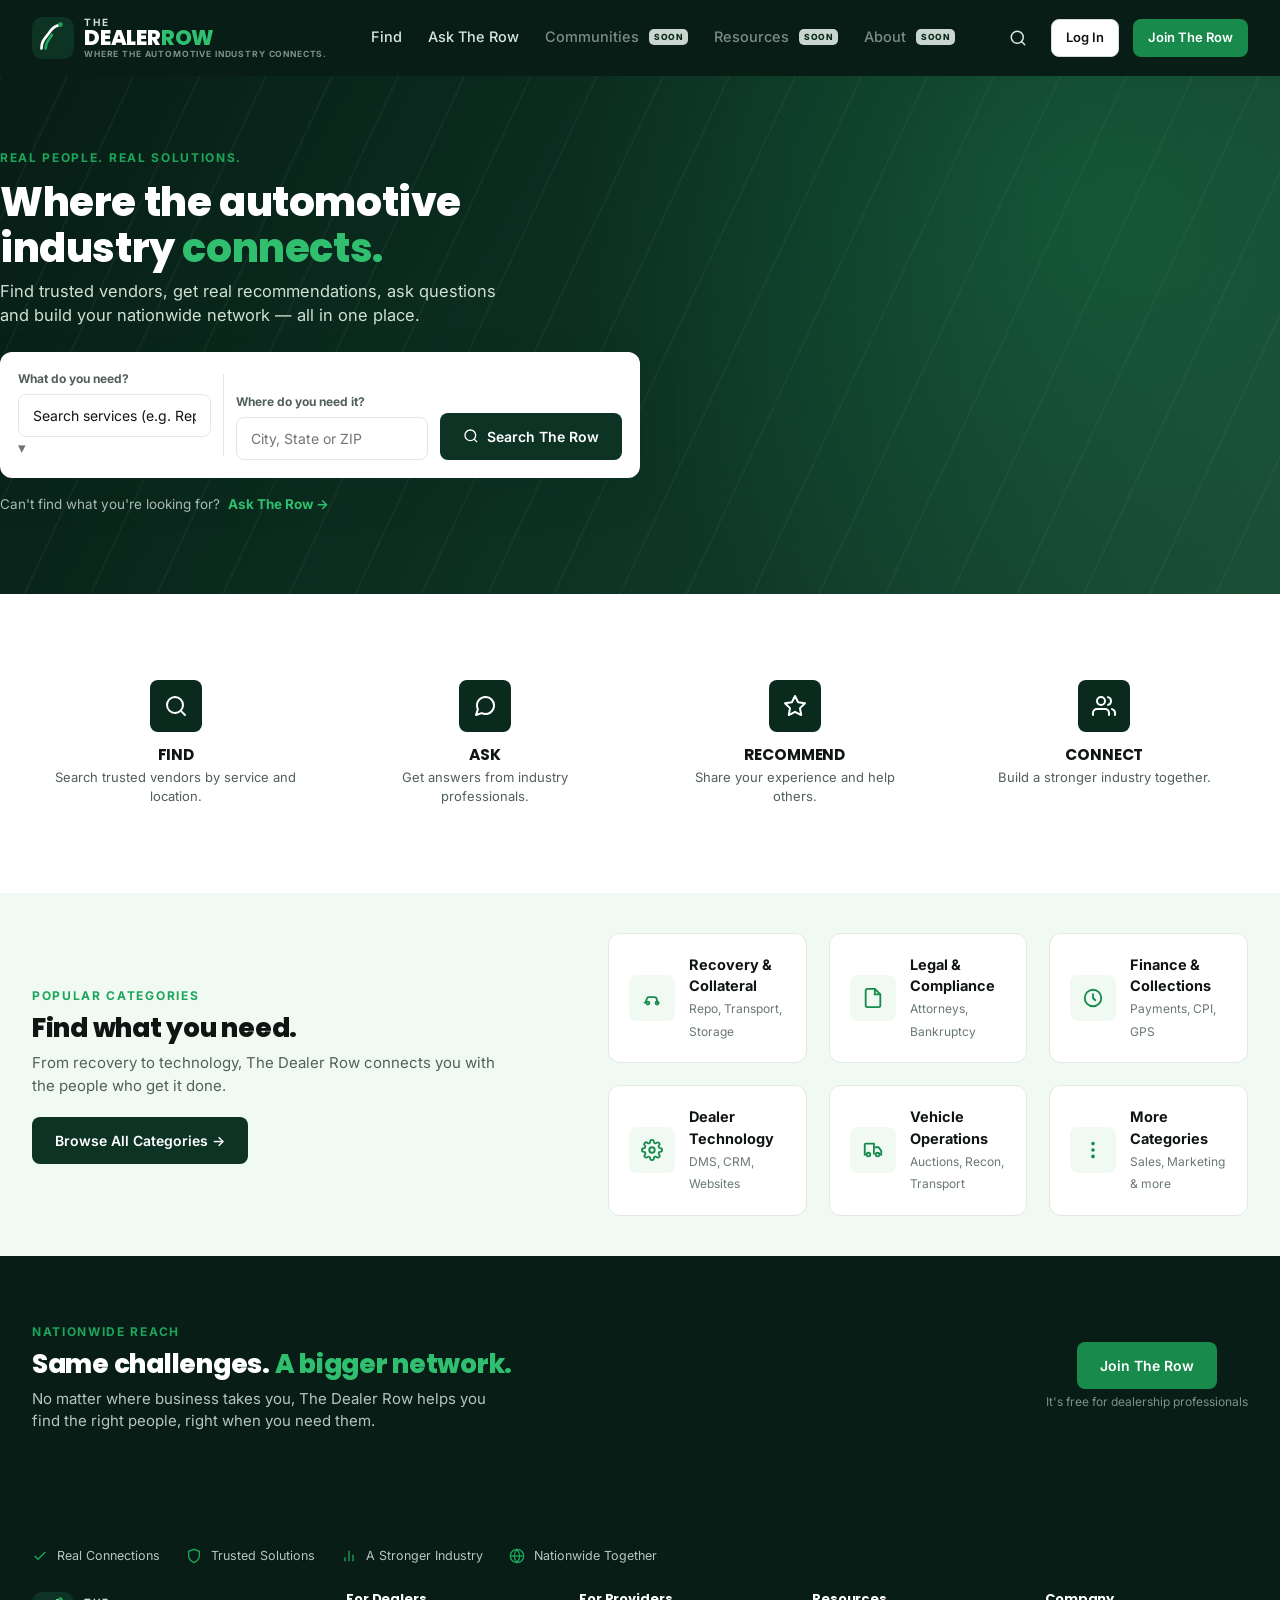
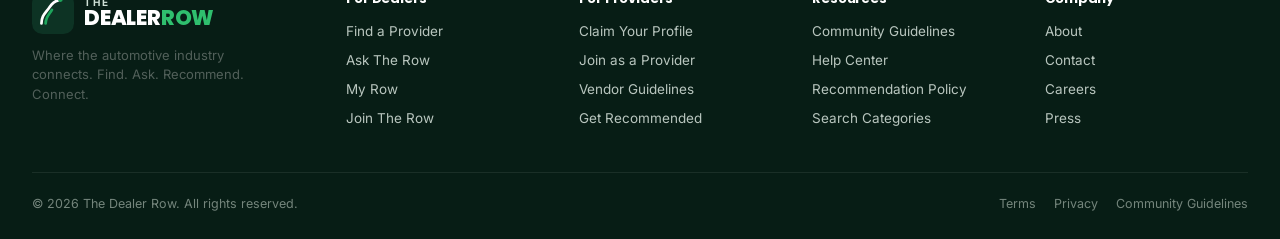
<file: index.html>
<!DOCTYPE html>
<html lang="en">
<head>
<meta charset="UTF-8">
<meta name="viewport" content="width=device-width, initial-scale=1.0">
<title>The Dealer Row | Where the Automotive Industry Connects</title>
<meta name="description" content="The Dealer Row is the nationwide professional network for automotive industry participants — find trusted providers, ask real questions, and recommend based on firsthand experience.">
<link rel="preconnect" href="https://fonts.googleapis.com">
<link href="https://fonts.googleapis.com/css2?family=Caveat:wght@600;700&family=Inter:wght@400;500;600;700;800&family=Poppins:wght@700;800&display=swap" rel="stylesheet">
<link rel="stylesheet" href="css/styles.css">
</head>
<body data-page="home">

<header class="site-header">
  <div class="container header-inner">
    <a href="index.html" class="logo">
      <svg class="logo-mark" viewBox="0 0 40 40" xmlns="http://www.w3.org/2000/svg"><rect width="40" height="40" rx="10" fill="#0d3324"/><path d="M9 30c0-8 4-10 8-16 2-3 4-5 8-6" stroke="#fff" stroke-width="2.6" fill="none" stroke-linecap="round"/><path d="M13 30c0-6 3-8 6-13" stroke="#1ea55c" stroke-width="2.6" fill="none" stroke-linecap="round"/><circle cx="27" cy="7.2" r="2.3" fill="#1ea55c"/></svg>
      <div class="logo-text"><span class="l1">THE</span><span class="l2">DEALER<span>ROW</span></span><span class="l3">WHERE THE AUTOMOTIVE INDUSTRY CONNECTS.</span></div>
    </a>
    <nav class="main-nav">
      <a href="find.html" data-page="find">Find</a>
      <a href="ask-the-row.html" data-page="ask">Ask The Row</a>
      <a href="#" class="nav-soon" data-soon="Communities" data-page="communities">Communities<span class="soon-tag">Soon</span></a>
      <a href="#" class="nav-soon" data-soon="Resources" data-page="resources">Resources<span class="soon-tag">Soon</span></a>
      <a href="#" class="nav-soon" data-soon="About" data-page="about">About<span class="soon-tag">Soon</span></a>
    </nav>
    <div class="header-actions">
      <button class="icon-btn" aria-label="Search" onclick="window.location.href='find.html'"><svg viewBox="0 0 24 24" fill="none" stroke="currentColor" stroke-width="2" stroke-linecap="round" stroke-linejoin="round"><circle cx="11" cy="11" r="8"></circle><line x1="21" y1="21" x2="16.65" y2="16.65"></line></svg></button>
      <a href="#" class="btn btn-outline btn-sm" data-soon="Log In">Log In</a>
      <a href="join.html" class="btn btn-accent btn-sm">Join The Row</a>
      <button class="hamburger" data-menu-toggle aria-label="Menu"><svg viewBox="0 0 24 24" fill="none" stroke="currentColor" stroke-width="2" stroke-linecap="round" stroke-linejoin="round"><line x1="3" y1="12" x2="21" y2="12"></line><line x1="3" y1="6" x2="21" y2="6"></line><line x1="3" y1="18" x2="21" y2="18"></line></svg></button>
    </div>
  </div>
</header>
<div class="mobile-nav-panel" data-mobile-nav>
  <div class="container">
    <a href="find.html">Find</a>
    <a href="ask-the-row.html">Ask The Row</a>
    <a href="#" class="nav-soon" data-soon="Communities">Communities<span class="soon-tag">Soon</span></a>
    <a href="#" class="nav-soon" data-soon="Resources">Resources<span class="soon-tag">Soon</span></a>
    <a href="#" class="nav-soon" data-soon="About">About<span class="soon-tag">Soon</span></a>
    <div class="mnp-actions">
      <a href="#" class="btn btn-outline-light btn-sm w-full" data-soon="Log In">Log In</a>
      <a href="join.html" class="btn btn-accent btn-sm w-full">Join The Row</a>
    </div>
  </div>
</div>

<section class="hero">
  <div class="container hero-inner section" style="padding-top:70px;padding-bottom:80px;position:relative;">
    <div style="max-width:640px;">
      <span class="eyebrow">Real people. Real solutions.</span>
      <h1 style="color:#fff;margin-top:10px;">Where the automotive industry <span style="color:var(--green-400);">connects.</span></h1>
      <p style="color:#cfe0d6;font-size:16.5px;max-width:520px;">Find trusted vendors, get real recommendations, ask questions and build your nationwide network — all in one place.</p>

      <div class="search-box mt-24">
        <div class="sb-field">
          <label>What do you need?</label>
          <div class="select-wrap">
            <select class="input select" id="homeSvcSelect">
              <option value="">Search services (e.g. Repossession, Towing, Attorney...)</option>
              <option>Recovery &amp; Collateral</option>
              <option>Legal &amp; Compliance</option>
              <option>Finance &amp; Collections</option>
              <option>Dealer Technology</option>
              <option>Titling &amp; Administration</option>
              <option>Vehicle Operations</option>
            </select>
            <span style="color:var(--text-500);">&#9662;</span>
          </div>
        </div>
        <div class="divider"></div>
        <div class="sb-field">
          <label>Where do you need it?</label>
          <input class="input" type="text" id="homeLocInput" placeholder="City, State or ZIP">
        </div>
        <a href="#" class="btn btn-primary" style="height:47px;" onclick="drHomeSearch(event)"><svg viewBox="0 0 24 24" fill="none" stroke="currentColor" stroke-width="2"><circle cx="11" cy="11" r="8"></circle><line x1="21" y1="21" x2="16.65" y2="16.65"></line></svg> Search The Row</a>
      </div>

      <div class="mt-16" style="display:flex;align-items:center;gap:8px;">
        <span style="color:#a9b8b0;font-size:13.5px;">Can't find what you're looking for?</span>
        <a href="ask-the-row.html" style="color:var(--green-400);font-weight:700;font-size:13.5px;">Ask The Row &rarr;</a>
      </div>
    </div>

    <div style="position:absolute;right:32px;top:60px;text-align:right;color:#3f5b4c;font-family:'Poppins';font-weight:800;font-size:14px;line-height:1.5;letter-spacing:.05em;display:none;" class="hide-mobile-decor">
      DEALERS<br>VENDORS<br>SOLUTIONS<br>STRONGER<br>TOGETHER.
    </div>
  </div>
</section>

<section class="section bg-white">
  <div class="container">
    <div class="grid grid-4">
      <div class="feature">
        <div class="fi"><svg viewBox="0 0 24 24" fill="none" stroke="currentColor" stroke-width="2" stroke-linecap="round" stroke-linejoin="round"><circle cx="11" cy="11" r="8"></circle><line x1="21" y1="21" x2="16.65" y2="16.65"></line></svg></div>
        <h4>FIND</h4>
        <p>Search trusted vendors by service and location.</p>
      </div>
      <div class="feature">
        <div class="fi"><svg viewBox="0 0 24 24" fill="none" stroke="currentColor" stroke-width="2" stroke-linecap="round" stroke-linejoin="round"><path d="M21 11.5a8.38 8.38 0 0 1-.9 3.8 8.5 8.5 0 0 1-7.6 4.7 8.38 8.38 0 0 1-3.8-.9L3 21l1.9-5.7a8.38 8.38 0 0 1-.9-3.8 8.5 8.5 0 0 1 4.7-7.6 8.38 8.38 0 0 1 3.8-.9h.5a8.48 8.48 0 0 1 8 8v.5z"></path></svg></div>
        <h4>ASK</h4>
        <p>Get answers from industry professionals.</p>
      </div>
      <div class="feature">
        <div class="fi"><svg viewBox="0 0 24 24" fill="none" stroke="currentColor" stroke-width="2" stroke-linecap="round" stroke-linejoin="round"><polygon points="12 2 15.09 8.26 22 9.27 17 14.14 18.18 21.02 12 17.77 5.82 21.02 7 14.14 2 9.27 8.91 8.26 12 2"></polygon></svg></div>
        <h4>RECOMMEND</h4>
        <p>Share your experience and help others.</p>
      </div>
      <div class="feature">
        <div class="fi"><svg viewBox="0 0 24 24" fill="none" stroke="currentColor" stroke-width="2" stroke-linecap="round" stroke-linejoin="round"><path d="M17 21v-2a4 4 0 0 0-4-4H5a4 4 0 0 0-4 4v2"></path><circle cx="9" cy="7" r="4"></circle><path d="M23 21v-2a4 4 0 0 0-3-3.87"></path><path d="M16 3.13a4 4 0 0 1 0 7.75"></path></svg></div>
        <h4>CONNECT</h4>
        <p>Build a stronger industry together.</p>
      </div>
    </div>
  </div>
</section>

<section class="section-tight bg-tint">
  <div class="container">
    <div class="flex justify-between items-center" style="flex-wrap:wrap;gap:20px;">
      <div>
        <span class="eyebrow">Popular categories</span>
        <h2 class="mt-8">Find what you need.</h2>
        <p style="max-width:480px;">From recovery to technology, The Dealer Row connects you with the people who get it done.</p>
        <a href="#" class="btn btn-primary mt-8" data-soon="Browse Categories">Browse All Categories &rarr;</a>
      </div>
      <div class="grid grid-3" style="flex:1;min-width:320px;max-width:640px;">
        <a class="cat-card" href="find.html?service=Recovery%20%26%20Collateral" style="cursor:pointer;">
          <div class="ci"><svg viewBox="0 0 24 24" fill="none" stroke="currentColor" stroke-width="2"><path d="M3 17h2l1.5-4.5A2 2 0 0 1 8.4 11H15a2 2 0 0 1 1.9 1.4L18 17h2"></path><circle cx="7.5" cy="17.5" r="1.6"></circle><circle cx="17.5" cy="17.5" r="1.6"></circle></svg></div>
          <div><strong>Recovery &amp; Collateral</strong><span>Repo, Transport, Storage</span></div>
        </a>
        <div class="cat-card" data-soon="Legal &amp; Compliance" style="cursor:pointer;">
          <div class="ci"><svg viewBox="0 0 24 24" fill="none" stroke="currentColor" stroke-width="2"><path d="M14 2H6a2 2 0 0 0-2 2v16a2 2 0 0 0 2 2h12a2 2 0 0 0 2-2V8z"></path><polyline points="14 2 14 8 20 8"></polyline></svg></div>
          <div><strong>Legal &amp; Compliance</strong><span>Attorneys, Bankruptcy</span></div>
        </div>
        <div class="cat-card" data-soon="Finance &amp; Collections" style="cursor:pointer;">
          <div class="ci"><svg viewBox="0 0 24 24" fill="none" stroke="currentColor" stroke-width="2"><circle cx="12" cy="12" r="9"></circle><path d="M12 7v5l3 3"></path></svg></div>
          <div><strong>Finance &amp; Collections</strong><span>Payments, CPI, GPS</span></div>
        </div>
        <div class="cat-card" data-soon="Dealer Technology" style="cursor:pointer;">
          <div class="ci"><svg viewBox="0 0 24 24" fill="none" stroke="currentColor" stroke-width="2"><circle cx="12" cy="12" r="3"></circle><path d="M19.4 15a1.65 1.65 0 0 0 .33 1.82l.06.06a2 2 0 1 1-2.83 2.83l-.06-.06a1.65 1.65 0 0 0-1.82-.33 1.65 1.65 0 0 0-1 1.51V21a2 2 0 0 1-4 0v-.09A1.65 1.65 0 0 0 9 19.4a1.65 1.65 0 0 0-1.82.33l-.06.06a2 2 0 1 1-2.83-2.83l.06-.06a1.65 1.65 0 0 0 .33-1.82 1.65 1.65 0 0 0-1.51-1H3a2 2 0 0 1 0-4h.09A1.65 1.65 0 0 0 4.6 9a1.65 1.65 0 0 0-.33-1.82l-.06-.06a2 2 0 1 1 2.83-2.83l.06.06a1.65 1.65 0 0 0 1.82.33H9a1.65 1.65 0 0 0 1-1.51V3a2 2 0 0 1 4 0v.09a1.65 1.65 0 0 0 1 1.51 1.65 1.65 0 0 0 1.82-.33l.06-.06a2 2 0 1 1 2.83 2.83l-.06.06a1.65 1.65 0 0 0-.33 1.82V9a1.65 1.65 0 0 0 1.51 1H21a2 2 0 0 1 0 4h-.09a1.65 1.65 0 0 0-1.51 1z"></path></svg></div>
          <div><strong>Dealer Technology</strong><span>DMS, CRM, Websites</span></div>
        </div>
        <a class="cat-card" href="find.html?service=Vehicle%20Operations" style="cursor:pointer;">
          <div class="ci"><svg viewBox="0 0 24 24" fill="none" stroke="currentColor" stroke-width="2"><circle cx="7" cy="17" r="2"></circle><circle cx="17" cy="17" r="2"></circle><path d="M5 17H3V6a1 1 0 0 1 1-1h9v12"></path><path d="M14 9h4l3 4v4h-2"></path></svg></div>
          <div><strong>Vehicle Operations</strong><span>Auctions, Recon, Transport</span></div>
        </a>
        <div class="cat-card" data-soon="More Categories" style="cursor:pointer;">
          <div class="ci"><svg viewBox="0 0 24 24" fill="none" stroke="currentColor" stroke-width="2"><circle cx="12" cy="5" r="1"></circle><circle cx="12" cy="12" r="1"></circle><circle cx="12" cy="19" r="1"></circle></svg></div>
          <div><strong>More Categories</strong><span>Sales, Marketing &amp; more</span></div>
        </div>
      </div>
    </div>
  </div>
</section>

<section class="section bg-dark">
  <div class="container">
    <div class="dark-cta" style="background:transparent;padding:0;">
      <div>
        <span class="eyebrow">Nationwide reach</span>
        <h2 class="mt-8">Same challenges. <span style="color:var(--green-400);">A bigger network.</span></h2>
        <p style="max-width:480px;">No matter where business takes you, The Dealer Row helps you find the right people, right when you need them.</p>
      </div>
      <div class="text-center">
        <a href="join.html" class="btn btn-accent">Join The Row</a>
        <p class="text-xs mt-8" style="color:#7d9187;">It's free for dealership professionals</p>
      </div>
    </div>
  </div>
</section>

<!--#include footer-->
<footer class="site-footer">
  <div class="container">
    <div class="footer-badges" style="padding-bottom:26px;">
      <div class="fb"><svg viewBox="0 0 24 24" fill="none" stroke="currentColor" stroke-width="2"><path d="M20 6L9 17l-5-5"></path></svg> Real Connections</div>
      <div class="fb"><svg viewBox="0 0 24 24" fill="none" stroke="currentColor" stroke-width="2"><path d="M12 22s8-4 8-10V5l-8-3-8 3v7c0 6 8 10 8 10z"></path></svg> Trusted Solutions</div>
      <div class="fb"><svg viewBox="0 0 24 24" fill="none" stroke="currentColor" stroke-width="2"><path d="M18 20V10"></path><path d="M12 20V4"></path><path d="M6 20v-6"></path></svg> A Stronger Industry</div>
      <div class="fb"><svg viewBox="0 0 24 24" fill="none" stroke="currentColor" stroke-width="2"><circle cx="12" cy="12" r="10"></circle><line x1="2" y1="12" x2="22" y2="12"></line><path d="M12 2a15.3 15.3 0 0 1 4 10 15.3 15.3 0 0 1-4 10 15.3 15.3 0 0 1-4-10 15.3 15.3 0 0 1 4-10z"></path></svg> Nationwide Together</div>
    </div>
    <div class="footer-top">
      <div>
        <a href="index.html" class="logo" style="margin-bottom:12px;">
          <svg class="logo-mark" viewBox="0 0 40 40" xmlns="http://www.w3.org/2000/svg"><rect width="40" height="40" rx="10" fill="#0d3324"/><path d="M9 30c0-8 4-10 8-16 2-3 4-5 8-6" stroke="#fff" stroke-width="2.6" fill="none" stroke-linecap="round"/><path d="M13 30c0-6 3-8 6-13" stroke="#1ea55c" stroke-width="2.6" fill="none" stroke-linecap="round"/><circle cx="27" cy="7.2" r="2.3" fill="#1ea55c"/></svg>
          <div class="logo-text"><span class="l1">THE</span><span class="l2">DEALER<span>ROW</span></span></div>
        </a>
        <p style="font-size:13px;max-width:220px;">Where the automotive industry connects. Find. Ask. Recommend. Connect.</p>
      </div>
      <div>
        <h4>For Dealers</h4>
        <ul>
          <li><a href="find.html">Find a Provider</a></li>
          <li><a href="ask-the-row.html">Ask The Row</a></li>
          <li><a href="my-row.html">My Row</a></li>
          <li><a href="join.html">Join The Row</a></li>
        </ul>
      </div>
      <div>
        <h4>For Providers</h4>
        <ul>
          <li><a href="join.html">Claim Your Profile</a></li>
          <li><a href="join.html">Join as a Provider</a></li>
          <li><a href="#" data-soon="Vendor Guidelines">Vendor Guidelines</a></li>
          <li><a href="#" data-soon="Get Recommended">Get Recommended</a></li>
        </ul>
      </div>
      <div>
        <h4>Resources</h4>
        <ul>
          <li><a href="#" data-soon="Community Guidelines">Community Guidelines</a></li>
          <li><a href="#" data-soon="Help Center">Help Center</a></li>
          <li><a href="#" data-soon="Recommendation Policy">Recommendation Policy</a></li>
          <li><a href="find.html">Search Categories</a></li>
        </ul>
      </div>
      <div>
        <h4>Company</h4>
        <ul>
          <li><a href="#" data-soon="About">About</a></li>
          <li><a href="#" data-soon="Contact">Contact</a></li>
          <li><a href="#" data-soon="Careers">Careers</a></li>
          <li><a href="#" data-soon="Press">Press</a></li>
        </ul>
      </div>
    </div>
    <div class="footer-bottom">
      <span>&copy; 2026 The Dealer Row. All rights reserved.</span>
      <span style="display:flex;gap:18px;"><a href="#" data-soon="Terms">Terms</a><a href="#" data-soon="Privacy">Privacy</a><a href="#" data-soon="Community Guidelines">Community Guidelines</a></span>
    </div>
  </div>
</footer>

<script src="js/app.js"></script>
<script>
  function drHomeSearch(e) {
    e.preventDefault();
    const service = document.getElementById("homeSvcSelect").value;
    const location = document.getElementById("homeLocInput").value;
    const params = new URLSearchParams();
    if (service) params.set("service", service);
    if (location) params.set("location", location);
    window.location.href = "find.html" + (params.toString() ? "?" + params.toString() : "");
  }
</script>
</body>
</html>
</file>
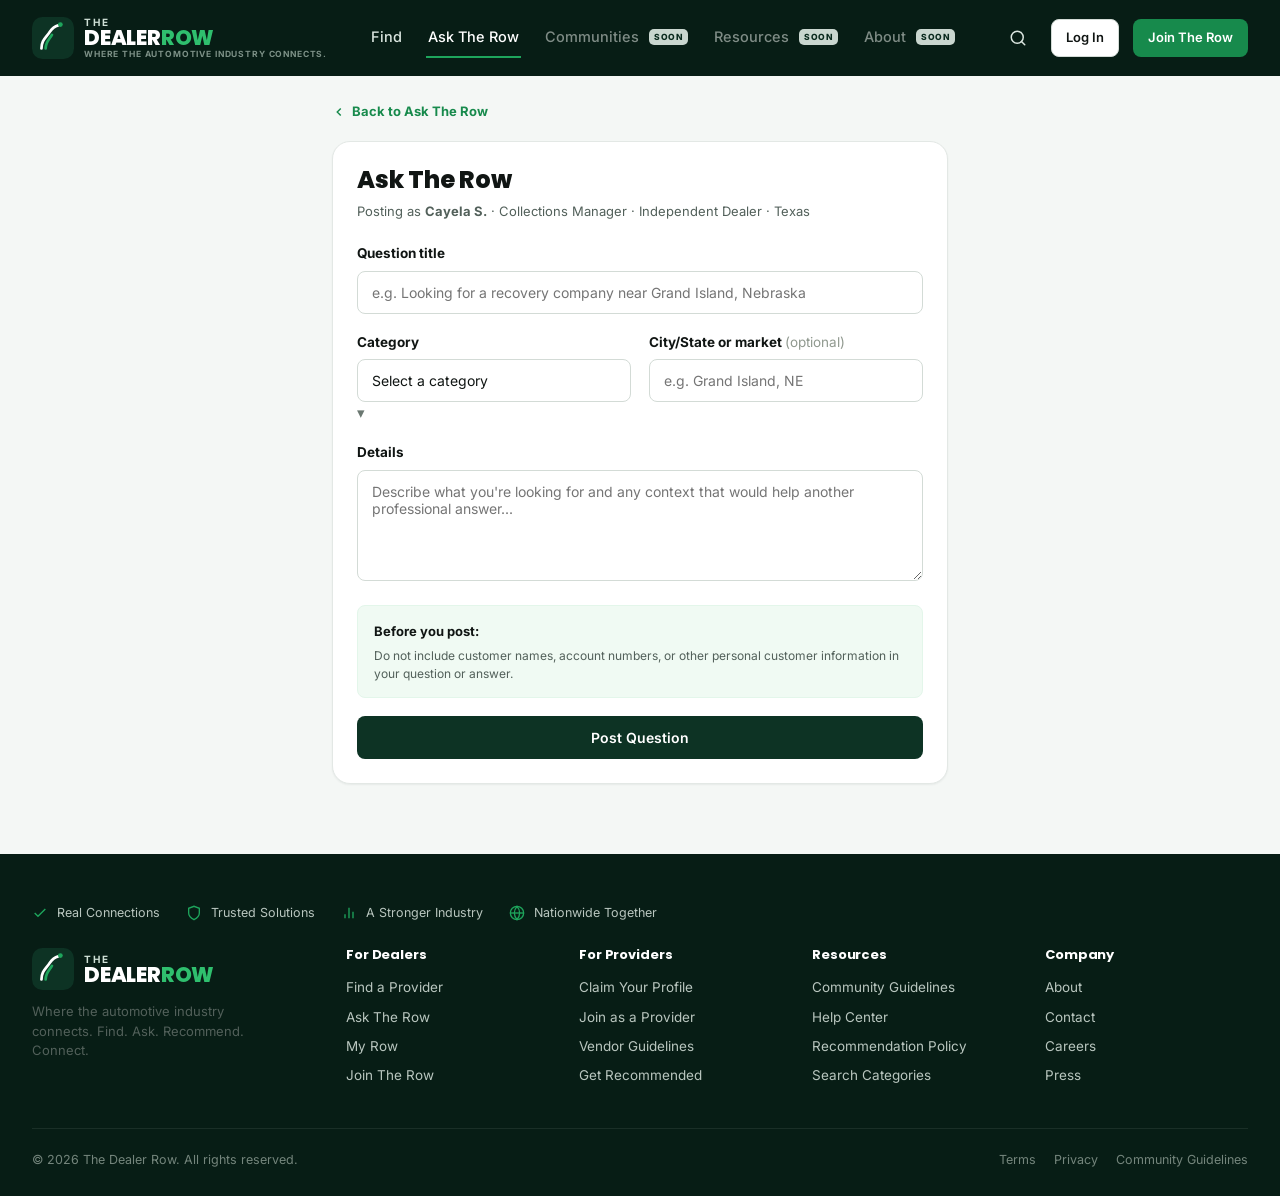
<file: ask-question.html>
<!DOCTYPE html>
<html lang="en">
<head>
<meta charset="UTF-8">
<meta name="viewport" content="width=device-width, initial-scale=1.0">
<title>Ask a Question | The Dealer Row</title>
<meta name="description" content="Ask The Row a question and get firsthand answers from verified dealership professionals.">
<link rel="preconnect" href="https://fonts.googleapis.com">
<link href="https://fonts.googleapis.com/css2?family=Caveat:wght@600;700&family=Inter:wght@400;500;600;700;800&family=Poppins:wght@700;800&display=swap" rel="stylesheet">
<link rel="stylesheet" href="css/styles.css">
</head>
<body data-page="ask">

<header class="site-header">
  <div class="container header-inner">
    <a href="index.html" class="logo">
      <svg class="logo-mark" viewBox="0 0 40 40" xmlns="http://www.w3.org/2000/svg"><rect width="40" height="40" rx="10" fill="#0d3324"/><path d="M9 30c0-8 4-10 8-16 2-3 4-5 8-6" stroke="#fff" stroke-width="2.6" fill="none" stroke-linecap="round"/><path d="M13 30c0-6 3-8 6-13" stroke="#1ea55c" stroke-width="2.6" fill="none" stroke-linecap="round"/><circle cx="27" cy="7.2" r="2.3" fill="#1ea55c"/></svg>
      <div class="logo-text"><span class="l1">THE</span><span class="l2">DEALER<span>ROW</span></span><span class="l3">WHERE THE AUTOMOTIVE INDUSTRY CONNECTS.</span></div>
    </a>
    <nav class="main-nav">
      <a href="find.html" data-page="find">Find</a>
      <a href="ask-the-row.html" class="active" data-page="ask">Ask The Row</a>
      <a href="#" class="nav-soon" data-soon="Communities" data-page="communities">Communities<span class="soon-tag">Soon</span></a>
      <a href="#" class="nav-soon" data-soon="Resources" data-page="resources">Resources<span class="soon-tag">Soon</span></a>
      <a href="#" class="nav-soon" data-soon="About" data-page="about">About<span class="soon-tag">Soon</span></a>
    </nav>
    <div class="header-actions">
      <button class="icon-btn" aria-label="Search" onclick="window.location.href='find.html'"><svg viewBox="0 0 24 24" fill="none" stroke="currentColor" stroke-width="2" stroke-linecap="round" stroke-linejoin="round"><circle cx="11" cy="11" r="8"></circle><line x1="21" y1="21" x2="16.65" y2="16.65"></line></svg></button>
      <a href="join.html" class="btn btn-outline btn-sm">Log In</a>
      <a href="join.html" class="btn btn-accent btn-sm">Join The Row</a>
      <button class="hamburger" data-menu-toggle aria-label="Menu"><svg viewBox="0 0 24 24" fill="none" stroke="currentColor" stroke-width="2" stroke-linecap="round" stroke-linejoin="round"><line x1="3" y1="12" x2="21" y2="12"></line><line x1="3" y1="6" x2="21" y2="6"></line><line x1="3" y1="18" x2="21" y2="18"></line></svg></button>
    </div>
  </div>
</header>
<div class="mobile-nav-panel" data-mobile-nav>
  <div class="container">
    <a href="find.html">Find</a>
    <a href="ask-the-row.html">Ask The Row</a>
    <a href="#" data-soon="Communities">Communities</a>
    <a href="#" data-soon="Resources">Resources</a>
    <a href="#" data-soon="About">About</a>
    <div class="mnp-actions">
      <a href="join.html" class="btn btn-outline-light btn-sm w-full">Log In</a>
      <a href="join.html" class="btn btn-accent btn-sm w-full">Join The Row</a>
    </div>
  </div>
</div>

<div class="container" style="padding-top:26px;padding-bottom:70px;max-width:680px;">
  <a href="ask-the-row.html" class="text-sm" style="color:var(--green-600);font-weight:700;display:inline-flex;align-items:center;gap:6px;">
    <svg viewBox="0 0 24 24" width="14" height="14" fill="none" stroke="currentColor" stroke-width="2.5"><polyline points="15 18 9 12 15 6"></polyline></svg>
    Back to Ask The Row
  </a>

  <div class="card card-pad mt-16">
    <h1 style="font-size:24px;margin-top:0;">Ask The Row</h1>
    <p class="text-sm" style="color:var(--text-600);margin-bottom:22px;">Posting as <strong>Cayela S.</strong> &middot; Collections Manager &middot; Independent Dealer &middot; Texas</p>

    <div class="field">
      <label>Question title</label>
      <input class="input" type="text" id="qTitle" placeholder="e.g. Looking for a recovery company near Grand Island, Nebraska">
    </div>

    <div class="row-2">
      <div class="field">
        <label>Category</label>
        <div class="select-wrap">
          <select class="input select" id="qCategory">
            <option value="">Select a category</option>
            <option>Recovery &amp; Collateral</option>
            <option>Legal &amp; Compliance</option>
            <option>Finance &amp; Collections</option>
            <option>Dealer Technology</option>
            <option>Titling &amp; Administration</option>
            <option>Vehicle Operations</option>
          </select>
          <span style="color:var(--text-500);">&#9662;</span>
        </div>
      </div>
      <div class="field">
        <label>City/State or market <span class="opt">(optional)</span></label>
        <input class="input" type="text" id="qLocation" placeholder="e.g. Grand Island, NE">
      </div>
    </div>

    <div class="field">
      <label>Details</label>
      <textarea class="input" id="qBody" rows="5" placeholder="Describe what you're looking for and any context that would help another professional answer..."></textarea>
    </div>

    <div class="checkbox-row" style="margin-bottom:18px;">
      <div class="box" style="width:100%;">
        <strong style="font-size:13px;">Before you post:</strong>
        <p class="text-xs" style="margin:4px 0 0;color:var(--text-600);" id="piiNotice"></p>
      </div>
    </div>

    <p class="text-xs text-muted" id="qFormError" style="display:none;color:var(--red-500);"></p>
    <button class="btn btn-primary btn-block" onclick="drSubmitQuestion()">Post Question</button>
  </div>
</div>

<footer class="site-footer">
  <div class="container">
    <div class="footer-badges" style="padding-bottom:26px;">
      <div class="fb"><svg viewBox="0 0 24 24" fill="none" stroke="currentColor" stroke-width="2"><path d="M20 6L9 17l-5-5"></path></svg> Real Connections</div>
      <div class="fb"><svg viewBox="0 0 24 24" fill="none" stroke="currentColor" stroke-width="2"><path d="M12 22s8-4 8-10V5l-8-3-8 3v7c0 6 8 10 8 10z"></path></svg> Trusted Solutions</div>
      <div class="fb"><svg viewBox="0 0 24 24" fill="none" stroke="currentColor" stroke-width="2"><path d="M18 20V10"></path><path d="M12 20V4"></path><path d="M6 20v-6"></path></svg> A Stronger Industry</div>
      <div class="fb"><svg viewBox="0 0 24 24" fill="none" stroke="currentColor" stroke-width="2"><circle cx="12" cy="12" r="10"></circle><line x1="2" y1="12" x2="22" y2="12"></line><path d="M12 2a15.3 15.3 0 0 1 4 10 15.3 15.3 0 0 1-4 10 15.3 15.3 0 0 1-4-10 15.3 15.3 0 0 1 4-10z"></path></svg> Nationwide Together</div>
    </div>
    <div class="footer-top">
      <div>
        <a href="index.html" class="logo" style="margin-bottom:12px;">
          <svg class="logo-mark" viewBox="0 0 40 40" xmlns="http://www.w3.org/2000/svg"><rect width="40" height="40" rx="10" fill="#0d3324"/><path d="M9 30c0-8 4-10 8-16 2-3 4-5 8-6" stroke="#fff" stroke-width="2.6" fill="none" stroke-linecap="round"/><path d="M13 30c0-6 3-8 6-13" stroke="#1ea55c" stroke-width="2.6" fill="none" stroke-linecap="round"/><circle cx="27" cy="7.2" r="2.3" fill="#1ea55c"/></svg>
          <div class="logo-text"><span class="l1">THE</span><span class="l2">DEALER<span>ROW</span></span></div>
        </a>
        <p style="font-size:13px;max-width:220px;">Where the automotive industry connects. Find. Ask. Recommend. Connect.</p>
      </div>
      <div>
        <h4>For Dealers</h4>
        <ul><li><a href="find.html">Find a Provider</a></li><li><a href="ask-the-row.html">Ask The Row</a></li><li><a href="my-row.html">My Row</a></li><li><a href="join.html">Join The Row</a></li></ul>
      </div>
      <div>
        <h4>For Providers</h4>
        <ul><li><a href="join.html">Claim Your Profile</a></li><li><a href="join.html">Join as a Provider</a></li><li><a href="#">Vendor Guidelines</a></li><li><a href="#">Get Recommended</a></li></ul>
      </div>
      <div>
        <h4>Resources</h4>
        <ul><li><a href="#">Community Guidelines</a></li><li><a href="#">Help Center</a></li><li><a href="#">Recommendation Policy</a></li><li><a href="find.html">Search Categories</a></li></ul>
      </div>
      <div>
        <h4>Company</h4>
        <ul><li><a href="#">About</a></li><li><a href="#">Contact</a></li><li><a href="#">Careers</a></li><li><a href="#">Press</a></li></ul>
      </div>
    </div>
    <div class="footer-bottom">
      <span>&copy; 2026 The Dealer Row. All rights reserved.</span>
      <span style="display:flex;gap:18px;"><a href="#">Terms</a><a href="#">Privacy</a><a href="#">Community Guidelines</a></span>
    </div>
  </div>
</footer>

<script src="js/app.js"></script>
<script>
  document.getElementById("piiNotice").textContent = DR_PII_NOTICE;

  function drSubmitQuestion() {
    const title = document.getElementById("qTitle").value.trim();
    const category = document.getElementById("qCategory").value;
    const location = document.getElementById("qLocation").value.trim();
    const body = document.getElementById("qBody").value.trim();
    const errorEl = document.getElementById("qFormError");

    if (!title || !category || !body) {
      errorEl.textContent = "Please fill in a title, category, and details before posting.";
      errorEl.style.display = "";
      return;
    }
    errorEl.style.display = "none";

    const id = "local-q-" + Date.now();
    const question = Object.assign({}, DR_PROTOTYPE_IDENTITY, {
      id: id,
      title: title,
      topic: category,
      location: location || "Not specified",
      time: "Just now",
      views: 0,
    });
    // `author` mirrors the shared identity's name field, matching the shape existing question cards expect.
    question.author = DR_PROTOTYPE_IDENTITY.name;
    question.body = body;

    drAddLocalQuestion(question);
    window.location.href = "question-thread.html?id=" + encodeURIComponent(id);
  }

  // Prefill from a Find no-result state, a provider profile, or an Ask The Row search.
  (function drInitAskQuestionFromQuery() {
    const params = new URLSearchParams(window.location.search);
    const service = params.get("service") || "";
    const location = params.get("location") || "";
    if (service) document.getElementById("qCategory").value = service;
    if (location) document.getElementById("qLocation").value = location;
  })();
</script>
</body>
</html>
</file>
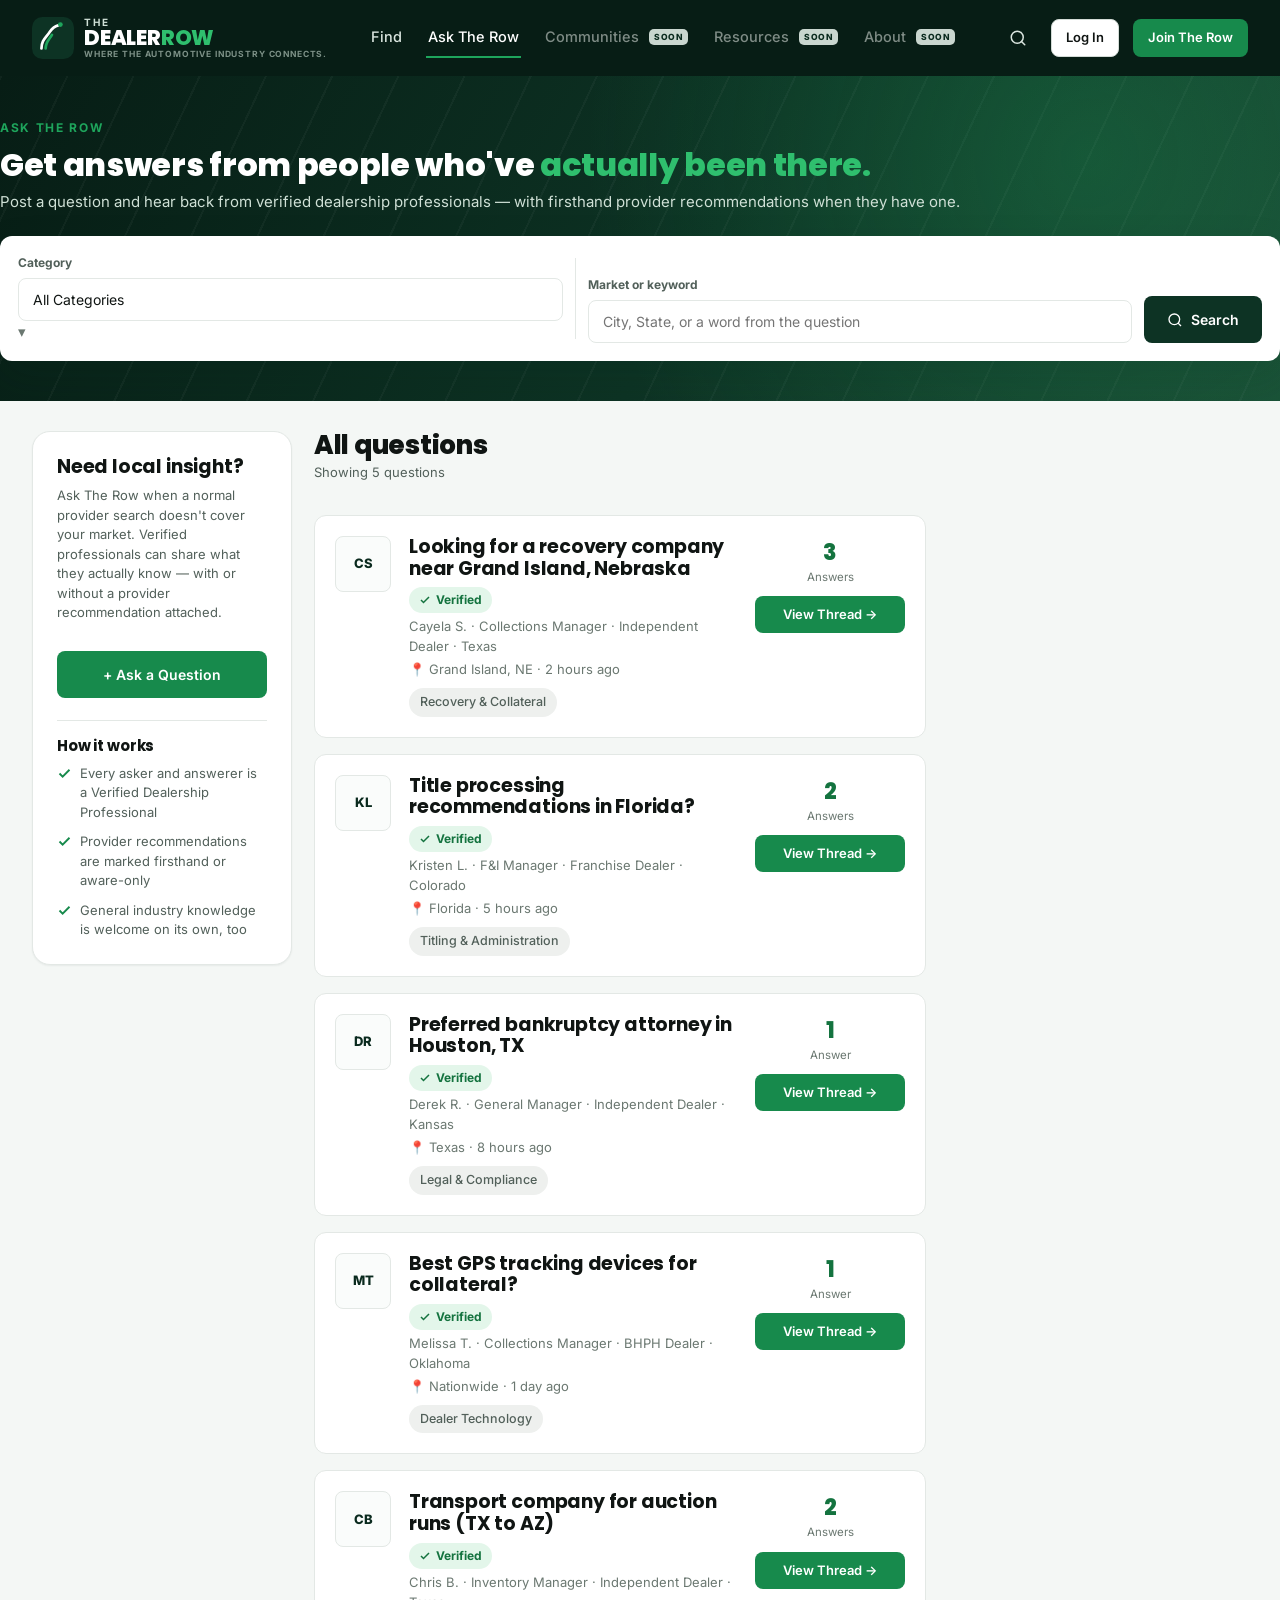
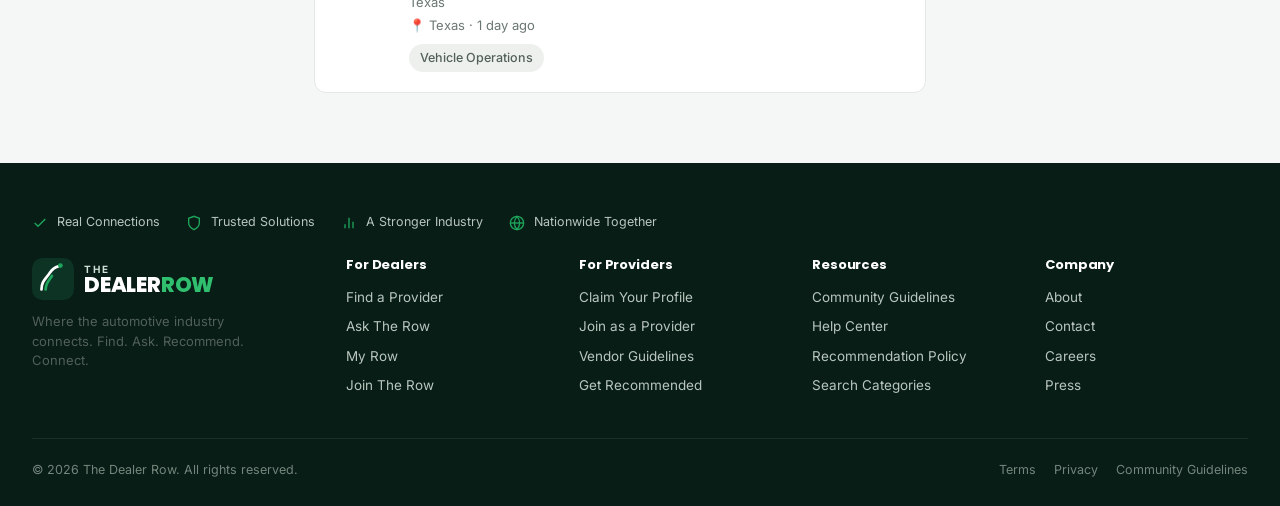
<file: ask-the-row.html>
<!DOCTYPE html>
<html lang="en">
<head>
<meta charset="UTF-8">
<meta name="viewport" content="width=device-width, initial-scale=1.0">
<title>Ask The Row | The Dealer Row</title>
<meta name="description" content="Ask The Row — get firsthand answers and provider recommendations from verified dealership professionals.">
<link rel="preconnect" href="https://fonts.googleapis.com">
<link href="https://fonts.googleapis.com/css2?family=Caveat:wght@600;700&family=Inter:wght@400;500;600;700;800&family=Poppins:wght@700;800&display=swap" rel="stylesheet">
<link rel="stylesheet" href="css/styles.css">
</head>
<body data-page="ask">

<header class="site-header">
  <div class="container header-inner">
    <a href="index.html" class="logo">
      <svg class="logo-mark" viewBox="0 0 40 40" xmlns="http://www.w3.org/2000/svg"><rect width="40" height="40" rx="10" fill="#0d3324"/><path d="M9 30c0-8 4-10 8-16 2-3 4-5 8-6" stroke="#fff" stroke-width="2.6" fill="none" stroke-linecap="round"/><path d="M13 30c0-6 3-8 6-13" stroke="#1ea55c" stroke-width="2.6" fill="none" stroke-linecap="round"/><circle cx="27" cy="7.2" r="2.3" fill="#1ea55c"/></svg>
      <div class="logo-text"><span class="l1">THE</span><span class="l2">DEALER<span>ROW</span></span><span class="l3">WHERE THE AUTOMOTIVE INDUSTRY CONNECTS.</span></div>
    </a>
    <nav class="main-nav">
      <a href="find.html" data-page="find">Find</a>
      <a href="ask-the-row.html" class="active" data-page="ask">Ask The Row</a>
      <a href="#" class="nav-soon" data-soon="Communities" data-page="communities">Communities<span class="soon-tag">Soon</span></a>
      <a href="#" class="nav-soon" data-soon="Resources" data-page="resources">Resources<span class="soon-tag">Soon</span></a>
      <a href="#" class="nav-soon" data-soon="About" data-page="about">About<span class="soon-tag">Soon</span></a>
    </nav>
    <div class="header-actions">
      <button class="icon-btn" aria-label="Search" onclick="window.location.href='find.html'"><svg viewBox="0 0 24 24" fill="none" stroke="currentColor" stroke-width="2" stroke-linecap="round" stroke-linejoin="round"><circle cx="11" cy="11" r="8"></circle><line x1="21" y1="21" x2="16.65" y2="16.65"></line></svg></button>
      <a href="join.html" class="btn btn-outline btn-sm">Log In</a>
      <a href="join.html" class="btn btn-accent btn-sm">Join The Row</a>
      <button class="hamburger" data-menu-toggle aria-label="Menu"><svg viewBox="0 0 24 24" fill="none" stroke="currentColor" stroke-width="2" stroke-linecap="round" stroke-linejoin="round"><line x1="3" y1="12" x2="21" y2="12"></line><line x1="3" y1="6" x2="21" y2="6"></line><line x1="3" y1="18" x2="21" y2="18"></line></svg></button>
    </div>
  </div>
</header>
<div class="mobile-nav-panel" data-mobile-nav>
  <div class="container">
    <a href="find.html">Find</a>
    <a href="ask-the-row.html">Ask The Row</a>
    <a href="#" data-soon="Communities">Communities</a>
    <a href="#" data-soon="Resources">Resources</a>
    <a href="#" data-soon="About">About</a>
    <div class="mnp-actions">
      <a href="join.html" class="btn btn-outline-light btn-sm w-full">Log In</a>
      <a href="join.html" class="btn btn-accent btn-sm w-full">Join The Row</a>
    </div>
  </div>
</div>

<section class="hero">
  <div class="container section-tight hero-inner">
    <span class="eyebrow">Ask The Row</span>
    <h1 style="color:#fff;font-size:32px;margin-top:8px;">Get answers from people who've <span style="color:var(--green-400);">actually been there.</span></h1>
    <p style="color:#cfe0d6;margin-bottom:22px;">Post a question and hear back from verified dealership professionals — with firsthand provider recommendations when they have one.</p>

    <div class="search-box">
      <div class="sb-field">
        <label>Category</label>
        <div class="select-wrap">
          <select class="input select" id="askSvcSelect">
            <option value="">All Categories</option>
            <option>Recovery &amp; Collateral</option>
            <option>Legal &amp; Compliance</option>
            <option>Finance &amp; Collections</option>
            <option>Dealer Technology</option>
            <option>Titling &amp; Administration</option>
            <option>Vehicle Operations</option>
          </select>
          <span style="color:var(--text-500);">&#9662;</span>
        </div>
      </div>
      <div class="divider"></div>
      <div class="sb-field">
        <label>Market or keyword</label>
        <input class="input" type="text" id="askLocInput" placeholder="City, State, or a word from the question">
      </div>
      <button class="btn btn-primary" style="height:47px;" onclick="drRunAskSearch()"><svg viewBox="0 0 24 24" fill="none" stroke="currentColor" stroke-width="2"><circle cx="11" cy="11" r="8"></circle><line x1="21" y1="21" x2="16.65" y2="16.65"></line></svg> Search</button>
    </div>
  </div>
</section>

<div class="container" style="padding-top:30px;padding-bottom:70px;">
  <div class="grid find-grid" style="align-items:flex-start;">

    <!-- Ask a Question -->
    <aside class="card card-pad">
      <h3 style="margin-top:0;">Need local insight?</h3>
      <p class="text-sm" style="color:var(--text-600);">Ask The Row when a normal provider search doesn't cover your market. Verified professionals can share what they actually know — with or without a provider recommendation attached.</p>
      <a href="ask-question.html" id="askQuestionCta" class="btn btn-accent btn-block mt-16">+ Ask a Question</a>

      <div style="margin-top:22px;border-top:1px solid var(--border);padding-top:16px;">
        <h4 style="margin-bottom:10px;">How it works</h4>
        <div style="display:flex;flex-direction:column;gap:10px;">
          <div class="flex gap-8 text-sm" style="color:var(--text-600);"><svg viewBox="0 0 24 24" fill="none" stroke-width="3" width="15" height="15" style="stroke:var(--green-600);flex-shrink:0;margin-top:2px;"><polyline points="20 6 9 17 4 12"></polyline></svg>Every asker and answerer is a Verified Dealership Professional</div>
          <div class="flex gap-8 text-sm" style="color:var(--text-600);"><svg viewBox="0 0 24 24" fill="none" stroke-width="3" width="15" height="15" style="stroke:var(--green-600);flex-shrink:0;margin-top:2px;"><polyline points="20 6 9 17 4 12"></polyline></svg>Provider recommendations are marked firsthand or aware-only</div>
          <div class="flex gap-8 text-sm" style="color:var(--text-600);"><svg viewBox="0 0 24 24" fill="none" stroke-width="3" width="15" height="15" style="stroke:var(--green-600);flex-shrink:0;margin-top:2px;"><polyline points="20 6 9 17 4 12"></polyline></svg>General industry knowledge is welcome on its own, too</div>
        </div>
      </div>
    </aside>

    <!-- Feed -->
    <div>
      <div class="flex justify-between items-center" style="flex-wrap:wrap;gap:10px;">
        <div>
          <h2 id="questionsHeading" style="margin-bottom:2px;">All questions</h2>
          <p class="text-sm mt-0" id="questionsCountText">Showing all questions</p>
        </div>
      </div>

      <div style="display:flex;flex-direction:column;gap:16px;margin-top:20px;" id="questionsList"></div>
      <p class="text-sm text-muted" id="noQuestionsNote" style="display:none;margin-top:14px;">No questions currently match that search. Try a different category or market, clear a filter to see all questions, or be the first to <a href="ask-question.html" id="askQuestionFromNoResults" style="color:var(--green-600);font-weight:700;">ask about it</a>.</p>
    </div>

  </div>
</div>

<footer class="site-footer">
  <div class="container">
    <div class="footer-badges" style="padding-bottom:26px;">
      <div class="fb"><svg viewBox="0 0 24 24" fill="none" stroke="currentColor" stroke-width="2"><path d="M20 6L9 17l-5-5"></path></svg> Real Connections</div>
      <div class="fb"><svg viewBox="0 0 24 24" fill="none" stroke="currentColor" stroke-width="2"><path d="M12 22s8-4 8-10V5l-8-3-8 3v7c0 6 8 10 8 10z"></path></svg> Trusted Solutions</div>
      <div class="fb"><svg viewBox="0 0 24 24" fill="none" stroke="currentColor" stroke-width="2"><path d="M18 20V10"></path><path d="M12 20V4"></path><path d="M6 20v-6"></path></svg> A Stronger Industry</div>
      <div class="fb"><svg viewBox="0 0 24 24" fill="none" stroke="currentColor" stroke-width="2"><circle cx="12" cy="12" r="10"></circle><line x1="2" y1="12" x2="22" y2="12"></line><path d="M12 2a15.3 15.3 0 0 1 4 10 15.3 15.3 0 0 1-4 10 15.3 15.3 0 0 1-4-10 15.3 15.3 0 0 1 4-10z"></path></svg> Nationwide Together</div>
    </div>
    <div class="footer-top">
      <div>
        <a href="index.html" class="logo" style="margin-bottom:12px;">
          <svg class="logo-mark" viewBox="0 0 40 40" xmlns="http://www.w3.org/2000/svg"><rect width="40" height="40" rx="10" fill="#0d3324"/><path d="M9 30c0-8 4-10 8-16 2-3 4-5 8-6" stroke="#fff" stroke-width="2.6" fill="none" stroke-linecap="round"/><path d="M13 30c0-6 3-8 6-13" stroke="#1ea55c" stroke-width="2.6" fill="none" stroke-linecap="round"/><circle cx="27" cy="7.2" r="2.3" fill="#1ea55c"/></svg>
          <div class="logo-text"><span class="l1">THE</span><span class="l2">DEALER<span>ROW</span></span></div>
        </a>
        <p style="font-size:13px;max-width:220px;">Where the automotive industry connects. Find. Ask. Recommend. Connect.</p>
      </div>
      <div>
        <h4>For Dealers</h4>
        <ul><li><a href="find.html">Find a Provider</a></li><li><a href="ask-the-row.html">Ask The Row</a></li><li><a href="my-row.html">My Row</a></li><li><a href="join.html">Join The Row</a></li></ul>
      </div>
      <div>
        <h4>For Providers</h4>
        <ul><li><a href="join.html">Claim Your Profile</a></li><li><a href="join.html">Join as a Provider</a></li><li><a href="#">Vendor Guidelines</a></li><li><a href="#">Get Recommended</a></li></ul>
      </div>
      <div>
        <h4>Resources</h4>
        <ul><li><a href="#">Community Guidelines</a></li><li><a href="#">Help Center</a></li><li><a href="#">Recommendation Policy</a></li><li><a href="find.html">Search Categories</a></li></ul>
      </div>
      <div>
        <h4>Company</h4>
        <ul><li><a href="#">About</a></li><li><a href="#">Contact</a></li><li><a href="#">Careers</a></li><li><a href="#">Press</a></li></ul>
      </div>
    </div>
    <div class="footer-bottom">
      <span>&copy; 2026 The Dealer Row. All rights reserved.</span>
      <span style="display:flex;gap:18px;"><a href="#">Terms</a><a href="#">Privacy</a><a href="#">Community Guidelines</a></span>
    </div>
  </div>
</footer>

<script src="js/app.js"></script>
<script>
  function drRenderQuestionCard(q) {
    const card = document.createElement("div");
    card.className = "result-card";
    const answerCount = drAnswersForQuestion(q.id).length;
    card.innerHTML = `
      <div class="result-logo">${q.initials}</div>
      <div class="result-meta">
        <div class="result-title-row">
          <h3><a href="question-thread.html?id=${q.id}">${q.title}</a></h3>
          ${q.verified ? '<span class="badge badge-verified"><svg viewBox="0 0 24 24" fill="none" stroke="currentColor" stroke-width="3"><polyline points="20 6 9 17 4 12"></polyline></svg>Verified</span>' : ""}
        </div>
        <div class="result-sub"><span>${q.name || q.author} &middot; ${q.role} &middot; ${q.dealer} &middot; ${q.state}</span></div>
        <div class="result-sub" style="margin-top:-4px;"><span>&#128205; ${q.location} &middot; ${q.time}</span></div>
        <div class="result-tags"><span class="chip">${q.topic}</span></div>
      </div>
      <div class="result-side">
        <div class="pct">${answerCount}</div>
        <div class="pctlbl">${answerCount === 1 ? "Answer" : "Answers"}</div>
        <a href="question-thread.html?id=${q.id}" class="btn btn-accent btn-sm w-full">View Thread &rarr;</a>
      </div>`;
    return card;
  }

  function drRenderAskResults(service, location) {
    const list = document.getElementById("questionsList");
    const heading = document.getElementById("questionsHeading");
    const countText = document.getElementById("questionsCountText");
    const noQuestionsNote = document.getElementById("noQuestionsNote");
    if (!list) return;

    const filtered = drAllQuestions().filter((q) => {
      const svcMatch = !service || q.topic === service;
      const locMatch = drQuestionMatchesLocation(q, location);
      return svcMatch && locMatch;
    });

    // Local (asked-in-this-browser) questions are appended in drAllQuestions(), so bring the
    // newest ones to the top of the feed regardless of source.
    filtered.sort((a, b) => (a.id.startsWith("local-") === b.id.startsWith("local-")) ? 0 : (a.id.startsWith("local-") ? -1 : 1));

    list.innerHTML = "";
    filtered.forEach((q) => list.appendChild(drRenderQuestionCard(q)));

    let headingText;
    if (!service && !location) {
      headingText = "All questions";
    } else if (service && location) {
      headingText = `${service} near ${location}`;
    } else if (service) {
      headingText = service;
    } else {
      headingText = `All questions near ${location}`;
    }
    if (heading) heading.textContent = headingText;

    // Carry the current search into "Ask a Question" so the loop closes naturally.
    const askParams = new URLSearchParams();
    if (service) askParams.set("service", service);
    if (location) askParams.set("location", location);
    const askHref = "ask-question.html" + (askParams.toString() ? "?" + askParams.toString() : "");
    ["askQuestionCta", "askQuestionFromNoResults"].forEach((id) => {
      const el = document.getElementById(id);
      if (el) el.href = askHref;
    });

    if (filtered.length === 0) {
      if (countText) countText.textContent = "No questions currently match this search";
      if (noQuestionsNote) noQuestionsNote.style.display = "";
    } else {
      if (countText) countText.textContent = `Showing ${filtered.length} question${filtered.length === 1 ? "" : "s"}${location ? " for this market" : ""}`;
      if (noQuestionsNote) noQuestionsNote.style.display = "none";
    }
  }

  function drRunAskSearch() {
    const service = document.getElementById("askSvcSelect").value;
    const location = document.getElementById("askLocInput").value;
    const params = new URLSearchParams();
    if (service) params.set("service", service);
    if (location) params.set("location", location);
    history.replaceState(null, "", "ask-the-row.html" + (params.toString() ? "?" + params.toString() : ""));
    drRenderAskResults(service, location);
    document.getElementById("questionsHeading").scrollIntoView({ behavior: "smooth" });
  }

  // On load: read ?service= and ?location= from the URL (arriving from Find's no-results state,
  // a provider profile's "Ask About This Provider," or a direct link).
  (function drInitAskFromQuery() {
    const params = new URLSearchParams(window.location.search);
    const service = params.get("service") || "";
    const location = params.get("location") || "";
    if (service) document.getElementById("askSvcSelect").value = service;
    if (location) document.getElementById("askLocInput").value = location;
    drRenderAskResults(service, location);
  })();
</script>
</body>
</html>
</file>
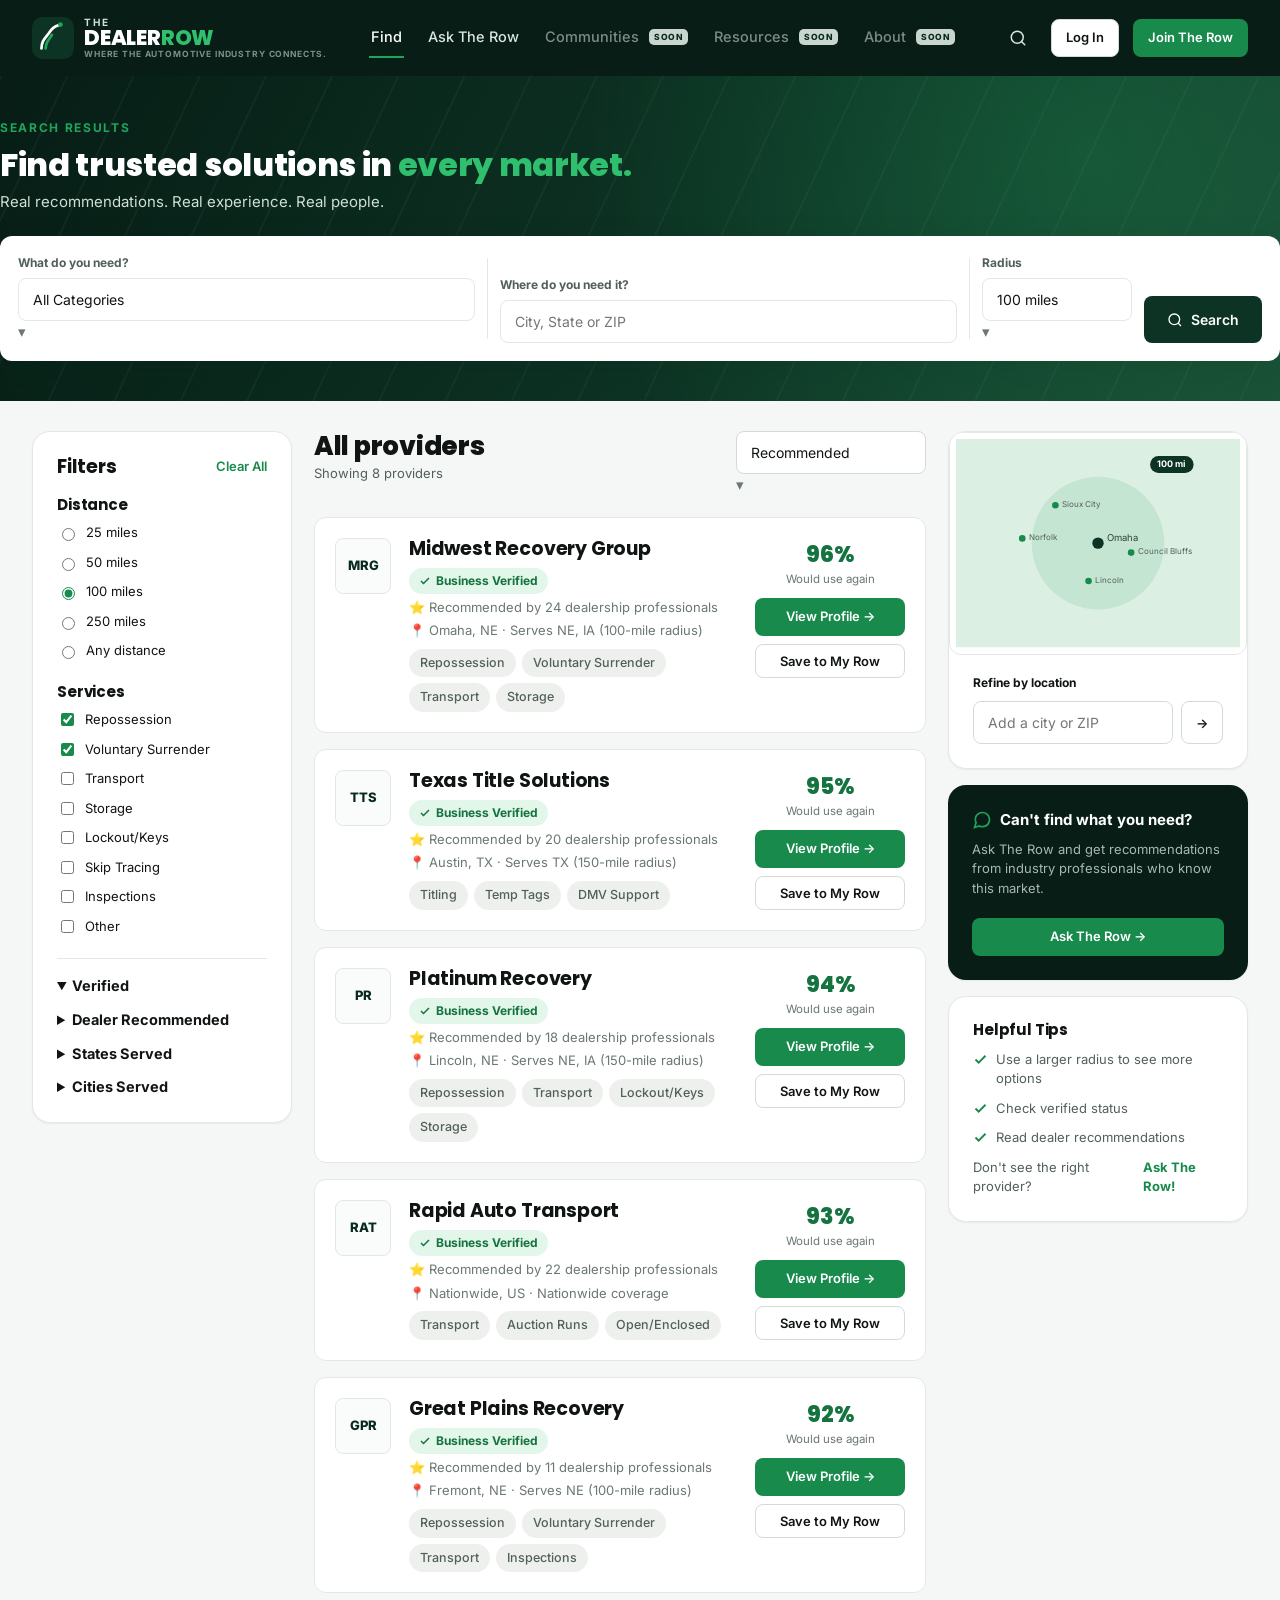
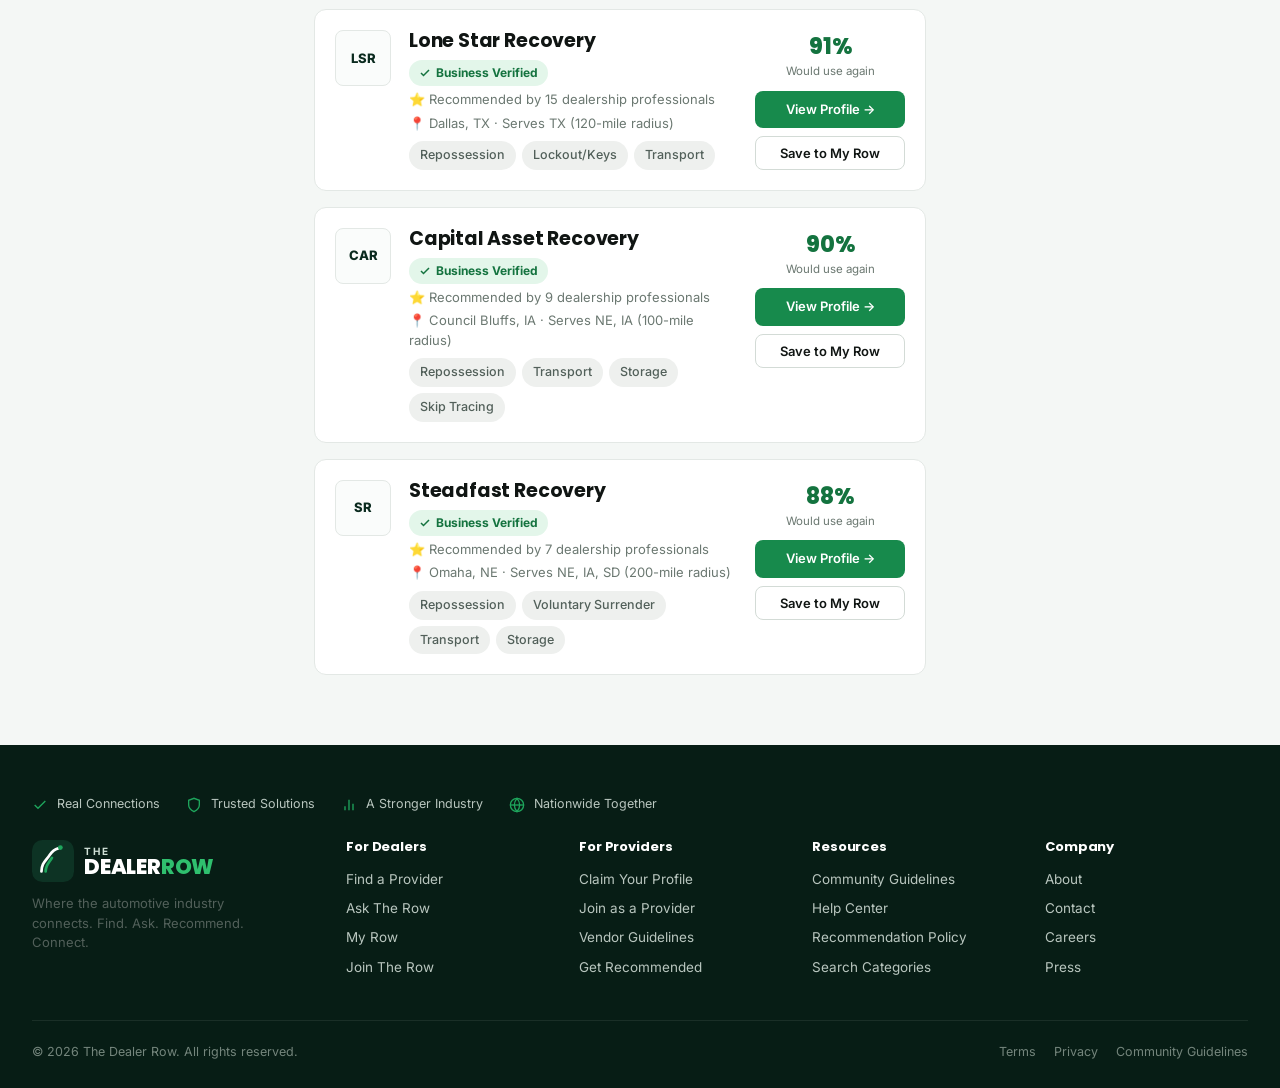
<file: find.html>
<!DOCTYPE html>
<html lang="en">
<head>
<meta charset="UTF-8">
<meta name="viewport" content="width=device-width, initial-scale=1.0">
<title>Find a Provider | The Dealer Row</title>
<meta name="description" content="Search The Dealer Row's nationwide directory of dealer-recommended providers by service and location.">
<link rel="preconnect" href="https://fonts.googleapis.com">
<link href="https://fonts.googleapis.com/css2?family=Caveat:wght@600;700&family=Inter:wght@400;500;600;700;800&family=Poppins:wght@700;800&display=swap" rel="stylesheet">
<link rel="stylesheet" href="css/styles.css">
</head>
<body data-page="find">

<header class="site-header">
  <div class="container header-inner">
    <a href="index.html" class="logo">
      <svg class="logo-mark" viewBox="0 0 40 40" xmlns="http://www.w3.org/2000/svg"><rect width="40" height="40" rx="10" fill="#0d3324"/><path d="M9 30c0-8 4-10 8-16 2-3 4-5 8-6" stroke="#fff" stroke-width="2.6" fill="none" stroke-linecap="round"/><path d="M13 30c0-6 3-8 6-13" stroke="#1ea55c" stroke-width="2.6" fill="none" stroke-linecap="round"/><circle cx="27" cy="7.2" r="2.3" fill="#1ea55c"/></svg>
      <div class="logo-text"><span class="l1">THE</span><span class="l2">DEALER<span>ROW</span></span><span class="l3">WHERE THE AUTOMOTIVE INDUSTRY CONNECTS.</span></div>
    </a>
    <nav class="main-nav">
      <a href="find.html" class="active" data-page="find">Find</a>
      <a href="ask-the-row.html" data-page="ask">Ask The Row</a>
      <a href="#" class="nav-soon" data-soon="Communities" data-page="communities">Communities<span class="soon-tag">Soon</span></a>
      <a href="#" class="nav-soon" data-soon="Resources" data-page="resources">Resources<span class="soon-tag">Soon</span></a>
      <a href="#" class="nav-soon" data-soon="About" data-page="about">About<span class="soon-tag">Soon</span></a>
    </nav>
    <div class="header-actions">
      <button class="icon-btn" aria-label="Search" onclick="document.getElementById('locInput').focus();document.getElementById('locInput').scrollIntoView({behavior:'smooth',block:'center'});"><svg viewBox="0 0 24 24" fill="none" stroke="currentColor" stroke-width="2" stroke-linecap="round" stroke-linejoin="round"><circle cx="11" cy="11" r="8"></circle><line x1="21" y1="21" x2="16.65" y2="16.65"></line></svg></button>
      <a href="join.html" class="btn btn-outline btn-sm">Log In</a>
      <a href="join.html" class="btn btn-accent btn-sm">Join The Row</a>
      <button class="hamburger" data-menu-toggle aria-label="Menu"><svg viewBox="0 0 24 24" fill="none" stroke="currentColor" stroke-width="2" stroke-linecap="round" stroke-linejoin="round"><line x1="3" y1="12" x2="21" y2="12"></line><line x1="3" y1="6" x2="21" y2="6"></line><line x1="3" y1="18" x2="21" y2="18"></line></svg></button>
    </div>
  </div>
</header>
<div class="mobile-nav-panel" data-mobile-nav>
  <div class="container">
    <a href="find.html">Find</a>
    <a href="ask-the-row.html">Ask The Row</a>
    <a href="#" data-soon="Communities">Communities</a>
    <a href="#" data-soon="Resources">Resources</a>
    <a href="#" data-soon="About">About</a>
    <div class="mnp-actions">
      <a href="join.html" class="btn btn-outline-light btn-sm w-full">Log In</a>
      <a href="join.html" class="btn btn-accent btn-sm w-full">Join The Row</a>
    </div>
  </div>
</div>

<section class="hero">
  <div class="container section-tight hero-inner">
    <span class="eyebrow">Search Results</span>
    <h1 style="color:#fff;font-size:32px;margin-top:8px;">Find trusted solutions in <span style="color:var(--green-400);">every market.</span></h1>
    <p style="color:#cfe0d6;margin-bottom:22px;">Real recommendations. Real experience. Real people.</p>

    <div class="search-box">
      <div class="sb-field">
        <label>What do you need?</label>
        <div class="select-wrap">
          <select class="input select" id="svcSelect">
            <option value="">All Categories</option>
            <option>Recovery &amp; Collateral</option>
            <option>Legal &amp; Compliance</option>
            <option>Finance &amp; Collections</option>
            <option>Dealer Technology</option>
            <option>Titling &amp; Administration</option>
            <option>Vehicle Operations</option>
          </select>
          <span style="color:var(--text-500);">&#9662;</span>
        </div>
      </div>
      <div class="divider"></div>
      <div class="sb-field">
        <label>Where do you need it?</label>
        <input class="input" type="text" id="locInput" placeholder="City, State or ZIP">
      </div>
      <div class="divider"></div>
      <div class="sb-field" style="max-width:150px;">
        <label>Radius</label>
        <div class="select-wrap">
          <select class="input select" id="radiusSelect">
            <option>100 miles</option>
            <option>50 miles</option>
            <option>250 miles</option>
            <option>Any distance</option>
          </select>
          <span style="color:var(--text-500);">&#9662;</span>
        </div>
      </div>
      <button class="btn btn-primary" style="height:47px;" onclick="drRunFindSearch()"><svg viewBox="0 0 24 24" fill="none" stroke="currentColor" stroke-width="2"><circle cx="11" cy="11" r="8"></circle><line x1="21" y1="21" x2="16.65" y2="16.65"></line></svg> Search</button>
    </div>
  </div>
</section>

<div class="container" style="padding-top:30px;padding-bottom:70px;">
  <div class="grid find-grid" style="align-items:flex-start;">

    <!-- Filters -->
    <aside class="card card-pad">
      <div class="flex justify-between items-center">
        <h3 style="margin:0;">Filters</h3>
        <a href="#" class="text-sm" style="color:var(--green-600);font-weight:600;">Clear All</a>
      </div>

      <div style="margin-top:18px;">
        <h4>Distance</h4>
        <div style="display:flex;flex-direction:column;gap:10px;margin-top:10px;">
          <label class="flex items-center gap-8 text-sm"><input type="radio" name="dist" style="accent-color:var(--green-600);"> 25 miles</label>
          <label class="flex items-center gap-8 text-sm"><input type="radio" name="dist" style="accent-color:var(--green-600);"> 50 miles</label>
          <label class="flex items-center gap-8 text-sm"><input type="radio" name="dist" checked style="accent-color:var(--green-600);"> 100 miles</label>
          <label class="flex items-center gap-8 text-sm"><input type="radio" name="dist" style="accent-color:var(--green-600);"> 250 miles</label>
          <label class="flex items-center gap-8 text-sm"><input type="radio" name="dist" style="accent-color:var(--green-600);"> Any distance</label>
        </div>
      </div>

      <div style="margin-top:22px;">
        <h4>Services</h4>
        <div style="display:flex;flex-direction:column;gap:10px;margin-top:10px;">
          <label class="flex items-center gap-8 text-sm"><input type="checkbox" checked style="accent-color:var(--green-600);"> Repossession</label>
          <label class="flex items-center gap-8 text-sm"><input type="checkbox" checked style="accent-color:var(--green-600);"> Voluntary Surrender</label>
          <label class="flex items-center gap-8 text-sm"><input type="checkbox" style="accent-color:var(--green-600);"> Transport</label>
          <label class="flex items-center gap-8 text-sm"><input type="checkbox" style="accent-color:var(--green-600);"> Storage</label>
          <label class="flex items-center gap-8 text-sm"><input type="checkbox" style="accent-color:var(--green-600);"> Lockout/Keys</label>
          <label class="flex items-center gap-8 text-sm"><input type="checkbox" style="accent-color:var(--green-600);"> Skip Tracing</label>
          <label class="flex items-center gap-8 text-sm"><input type="checkbox" style="accent-color:var(--green-600);"> Inspections</label>
          <label class="flex items-center gap-8 text-sm"><input type="checkbox" style="accent-color:var(--green-600);"> Other</label>
        </div>
      </div>

      <div style="margin-top:22px;border-top:1px solid var(--border);padding-top:16px;">
        <details open><summary style="cursor:pointer;font-weight:700;font-size:14.5px;">Verified</summary></details>
      </div>
      <div style="margin-top:12px;">
        <details><summary style="cursor:pointer;font-weight:700;font-size:14.5px;">Dealer Recommended</summary></details>
      </div>
      <div style="margin-top:12px;">
        <details><summary style="cursor:pointer;font-weight:700;font-size:14.5px;">States Served</summary></details>
      </div>
      <div style="margin-top:12px;">
        <details><summary style="cursor:pointer;font-weight:700;font-size:14.5px;">Cities Served</summary></details>
      </div>
    </aside>

    <!-- Results -->
    <div>
      <div class="flex justify-between items-center" style="flex-wrap:wrap;gap:10px;">
        <div>
          <h2 id="resultsHeading" style="margin-bottom:2px;">All providers</h2>
          <p class="text-sm mt-0" id="resultsCountText">Showing all providers</p>
        </div>
        <div class="select-wrap" style="width:190px;">
          <select class="input select"><option>Recommended</option><option>Highest Rated</option><option>Most Recommendations</option><option>Closest</option></select>
          <span style="color:var(--text-500);">&#9662;</span>
        </div>
      </div>

      <div style="display:flex;flex-direction:column;gap:16px;margin-top:20px;" id="resultsList"></div>
      <p class="text-sm text-muted" id="noResultsNote" style="display:none;margin-top:14px;">No providers currently match that search. Try a different category, a nearby city or state, clear a filter to see all providers, or <a href="ask-the-row.html" id="askRowNoResultsLink" style="color:var(--green-600);font-weight:700;">ask The Row</a> for local, firsthand recommendations.</p>
    </div>

    <!-- Right rail -->
    <aside>
      <div class="card" style="overflow:hidden;">
        <div class="map-box">
          <svg viewBox="0 0 300 220" xmlns="http://www.w3.org/2000/svg">
            <rect width="300" height="220" fill="#dcefe3"/>
            <circle cx="150" cy="110" r="70" fill="#bfe3cd" opacity=".8"/>
            <circle cx="150" cy="110" r="6" fill="#0d3324"/>
            <text x="160" y="108" font-size="10" fill="#33403a" font-family="Inter">Omaha</text>
            <circle cx="105" cy="70" r="3.5" fill="#178a4c"/>
            <text x="112" y="72" font-size="8.5" fill="#52605a" font-family="Inter">Sioux City</text>
            <circle cx="70" cy="105" r="3.5" fill="#178a4c"/>
            <text x="77" y="107" font-size="8.5" fill="#52605a" font-family="Inter">Norfolk</text>
            <circle cx="185" cy="120" r="3.5" fill="#178a4c"/>
            <text x="192" y="122" font-size="8.5" fill="#52605a" font-family="Inter">Council Bluffs</text>
            <circle cx="140" cy="150" r="3.5" fill="#178a4c"/>
            <text x="147" y="152" font-size="8.5" fill="#52605a" font-family="Inter">Lincoln</text>
            <rect x="205" y="18" width="46" height="18" rx="9" fill="#0d3324"/>
            <text x="212" y="30" font-size="9.5" fill="#fff" font-family="Inter" font-weight="700">100 mi</text>
          </svg>
        </div>
        <div class="card-pad" style="padding-top:16px;">
          <label style="font-size:12px;font-weight:700;">Refine by location</label>
          <div class="flex gap-8 mt-8">
            <input class="input" placeholder="Add a city or ZIP">
            <button class="btn btn-outline btn-sm">&rarr;</button>
          </div>
        </div>
      </div>

      <div class="card card-pad mt-16" style="background:var(--forest-950);border:none;color:#fff;">
        <div class="flex gap-8 items-center"><svg viewBox="0 0 24 24" fill="none" stroke-width="2" width="20" height="20" style="stroke:var(--green-500);"><path d="M21 11.5a8.38 8.38 0 0 1-.9 3.8 8.5 8.5 0 0 1-7.6 4.7 8.38 8.38 0 0 1-3.8-.9L3 21l1.9-5.7a8.38 8.38 0 0 1-.9-3.8 8.5 8.5 0 0 1 4.7-7.6 8.38 8.38 0 0 1 3.8-.9h.5a8.48 8.48 0 0 1 8 8v.5z"></path></svg><strong>Can't find what you need?</strong></div>
        <p style="color:#a9b8b0;font-size:13px;margin-top:8px;">Ask The Row and get recommendations from industry professionals who know this market.</p>
        <a href="ask-the-row.html" id="askRowRailLink" class="btn btn-accent btn-sm w-full mt-8">Ask The Row &rarr;</a>
      </div>

      <div class="card card-pad mt-16">
        <h4>Helpful Tips</h4>
        <div style="display:flex;flex-direction:column;gap:10px;margin-top:12px;">
          <div class="flex gap-8 text-sm" style="color:var(--text-600);"><svg viewBox="0 0 24 24" fill="none" stroke-width="3" width="15" height="15" style="stroke:var(--green-600);flex-shrink:0;margin-top:2px;"><polyline points="20 6 9 17 4 12"></polyline></svg>Use a larger radius to see more options</div>
          <div class="flex gap-8 text-sm" style="color:var(--text-600);"><svg viewBox="0 0 24 24" fill="none" stroke-width="3" width="15" height="15" style="stroke:var(--green-600);flex-shrink:0;margin-top:2px;"><polyline points="20 6 9 17 4 12"></polyline></svg>Check verified status</div>
          <div class="flex gap-8 text-sm" style="color:var(--text-600);"><svg viewBox="0 0 24 24" fill="none" stroke-width="3" width="15" height="15" style="stroke:var(--green-600);flex-shrink:0;margin-top:2px;"><polyline points="20 6 9 17 4 12"></polyline></svg>Read dealer recommendations</div>
          <div class="flex gap-8 text-sm" style="color:var(--text-600);">Don't see the right provider? <a href="ask-the-row.html" id="askRowTipLink" style="color:var(--green-600);font-weight:700;">Ask The Row!</a></div>
        </div>
      </div>
    </aside>

  </div>
</div>

<footer class="site-footer">
  <div class="container">
    <div class="footer-badges" style="padding-bottom:26px;">
      <div class="fb"><svg viewBox="0 0 24 24" fill="none" stroke="currentColor" stroke-width="2"><path d="M20 6L9 17l-5-5"></path></svg> Real Connections</div>
      <div class="fb"><svg viewBox="0 0 24 24" fill="none" stroke="currentColor" stroke-width="2"><path d="M12 22s8-4 8-10V5l-8-3-8 3v7c0 6 8 10 8 10z"></path></svg> Trusted Solutions</div>
      <div class="fb"><svg viewBox="0 0 24 24" fill="none" stroke="currentColor" stroke-width="2"><path d="M18 20V10"></path><path d="M12 20V4"></path><path d="M6 20v-6"></path></svg> A Stronger Industry</div>
      <div class="fb"><svg viewBox="0 0 24 24" fill="none" stroke="currentColor" stroke-width="2"><circle cx="12" cy="12" r="10"></circle><line x1="2" y1="12" x2="22" y2="12"></line><path d="M12 2a15.3 15.3 0 0 1 4 10 15.3 15.3 0 0 1-4 10 15.3 15.3 0 0 1-4-10 15.3 15.3 0 0 1 4-10z"></path></svg> Nationwide Together</div>
    </div>
    <div class="footer-top">
      <div>
        <a href="index.html" class="logo" style="margin-bottom:12px;">
          <svg class="logo-mark" viewBox="0 0 40 40" xmlns="http://www.w3.org/2000/svg"><rect width="40" height="40" rx="10" fill="#0d3324"/><path d="M9 30c0-8 4-10 8-16 2-3 4-5 8-6" stroke="#fff" stroke-width="2.6" fill="none" stroke-linecap="round"/><path d="M13 30c0-6 3-8 6-13" stroke="#1ea55c" stroke-width="2.6" fill="none" stroke-linecap="round"/><circle cx="27" cy="7.2" r="2.3" fill="#1ea55c"/></svg>
          <div class="logo-text"><span class="l1">THE</span><span class="l2">DEALER<span>ROW</span></span></div>
        </a>
        <p style="font-size:13px;max-width:220px;">Where the automotive industry connects. Find. Ask. Recommend. Connect.</p>
      </div>
      <div>
        <h4>For Dealers</h4>
        <ul><li><a href="find.html">Find a Provider</a></li><li><a href="ask-the-row.html">Ask The Row</a></li><li><a href="my-row.html">My Row</a></li><li><a href="join.html">Join The Row</a></li></ul>
      </div>
      <div>
        <h4>For Providers</h4>
        <ul><li><a href="join.html">Claim Your Profile</a></li><li><a href="join.html">Join as a Provider</a></li><li><a href="#">Vendor Guidelines</a></li><li><a href="#">Get Recommended</a></li></ul>
      </div>
      <div>
        <h4>Resources</h4>
        <ul><li><a href="#">Community Guidelines</a></li><li><a href="#">Help Center</a></li><li><a href="#">Recommendation Policy</a></li><li><a href="find.html">Search Categories</a></li></ul>
      </div>
      <div>
        <h4>Company</h4>
        <ul><li><a href="#">About</a></li><li><a href="#">Contact</a></li><li><a href="#">Careers</a></li><li><a href="#">Press</a></li></ul>
      </div>
    </div>
    <div class="footer-bottom">
      <span>&copy; 2026 The Dealer Row. All rights reserved.</span>
      <span style="display:flex;gap:18px;"><a href="#">Terms</a><a href="#">Privacy</a><a href="#">Community Guidelines</a></span>
    </div>
  </div>
</footer>

<script src="js/app.js"></script>
<script>
  /* Category name -> matching provider.category / keyword map (demo-level matching, not a real search engine) */
  const DR_CATEGORY_KEYWORDS = {
    "Recovery & Collateral": ["Recovery & Collateral"],
    "Legal & Compliance": ["Legal & Compliance"],
    "Finance & Collections": ["Finance & Collections"],
    "Dealer Technology": ["Dealer Technology"],
    "Titling & Administration": ["Titling & Administration"],
    "Vehicle Operations": ["Vehicle Operations"],
  };

  /* Location matching (drProviderMatchesLocation, drResolveLocationState, DR_STATE_NAMES, etc.)
     now lives in js/app.js so Find and the Provider Profile page share one source of truth for
     a provider's claimed service area, rather than each page guessing from headquarters alone. */

  function drRenderResultCard(p) {
    const card = document.createElement("div");
    card.className = "result-card";
    card.innerHTML = `
      <div class="result-logo">${p.initials}</div>
      <div class="result-meta">
        <div class="result-title-row">
          <h3><a href="provider-profile.html?id=${p.id}">${p.name}</a></h3>
          ${p.verified ? '<span class="badge badge-verified"><svg viewBox="0 0 24 24" fill="none" stroke="currentColor" stroke-width="3"><polyline points="20 6 9 17 4 12"></polyline></svg>Business Verified</span>' : ""}
        </div>
        <div class="result-sub"><span>&#11088; Recommended by ${p.recs} dealership professionals</span></div>
        <div class="result-sub" style="margin-top:-4px;"><span>&#128205; ${p.city}, ${p.state} &middot; ${p.servesText}</span></div>
        <div class="result-tags">${p.services.map((s) => `<span class="chip">${s}</span>`).join("")}</div>
      </div>
      <div class="result-side">
        <div class="pct">${p.pct}%</div>
        <div class="pctlbl">Would use again</div>
        <a href="provider-profile.html?id=${p.id}" class="btn btn-accent btn-sm w-full">View Profile &rarr;</a>
        <button class="btn btn-outline btn-sm w-full mt-8" data-save-id="${p.id}"></button>
      </div>`;
    return card;
  }

  function drRenderFindResults(service, location) {
    const list = document.getElementById("resultsList");
    const heading = document.getElementById("resultsHeading");
    const countText = document.getElementById("resultsCountText");
    const noResultsNote = document.getElementById("noResultsNote");
    if (!list) return;

    // Keep every "Ask The Row" CTA on this page carrying the current search along with it,
    // so the discovery flow connects naturally instead of dropping the search context.
    const askRowParams = new URLSearchParams();
    if (service) askRowParams.set("service", service);
    if (location) askRowParams.set("location", location);
    const askRowHref = "ask-the-row.html" + (askRowParams.toString() ? "?" + askRowParams.toString() : "");
    ["askRowRailLink", "askRowTipLink", "askRowNoResultsLink"].forEach((id) => {
      const el = document.getElementById(id);
      if (el) el.href = askRowHref;
    });

    const filtered = DR_PROVIDERS.filter((p) => {
      const svcMatch = !service || p.category === service;
      const locMatch = drProviderMatchesLocation(p, location);
      return svcMatch && locMatch;
    });

    // sort by "Would use again" percentage, highest first (matches the default "Recommended" sort)
    filtered.sort((a, b) => b.pct - a.pct);

    list.innerHTML = "";
    filtered.forEach((p) => list.appendChild(drRenderResultCard(p)));

    let headingText;
    if (!service && !location) {
      headingText = "All providers";
    } else if (service && location) {
      headingText = `${service} near ${location}`;
    } else if (service) {
      headingText = service;
    } else {
      headingText = `All providers near ${location}`;
    }
    if (heading) heading.textContent = headingText;

    if (filtered.length === 0) {
      // Weak/no-match state: show nothing rather than implying unrelated providers serve this market.
      if (countText) countText.textContent = "No providers currently match this search";
      if (noResultsNote) noResultsNote.style.display = "";
    } else {
      if (countText) countText.textContent = `Showing ${filtered.length} provider${filtered.length === 1 ? "" : "s"}${location ? " serving this area" : ""}`;
      if (noResultsNote) noResultsNote.style.display = "none";
    }

    initSaveButtons(); // (re)wire Save buttons on the freshly-rendered cards
  }

  function drRunFindSearch() {
    const service = document.getElementById("svcSelect").value;
    const location = document.getElementById("locInput").value;
    const params = new URLSearchParams();
    if (service) params.set("service", service);
    if (location) params.set("location", location);
    history.replaceState(null, "", "find.html" + (params.toString() ? "?" + params.toString() : ""));
    drRenderFindResults(service, location);
    document.getElementById("resultsHeading").scrollIntoView({ behavior: "smooth" });
  }

  // On load: read ?service= and ?location= from the URL (arriving from the homepage search or a category card)
  (function drInitFindFromQuery() {
    const params = new URLSearchParams(window.location.search);
    const service = params.get("service") || "";
    const location = params.get("location") || document.getElementById("locInput").value;
    if (service) document.getElementById("svcSelect").value = service;
    if (params.get("location")) document.getElementById("locInput").value = location;
    drRenderFindResults(service, location);
  })();
</script>
</body>
</html>
</file>
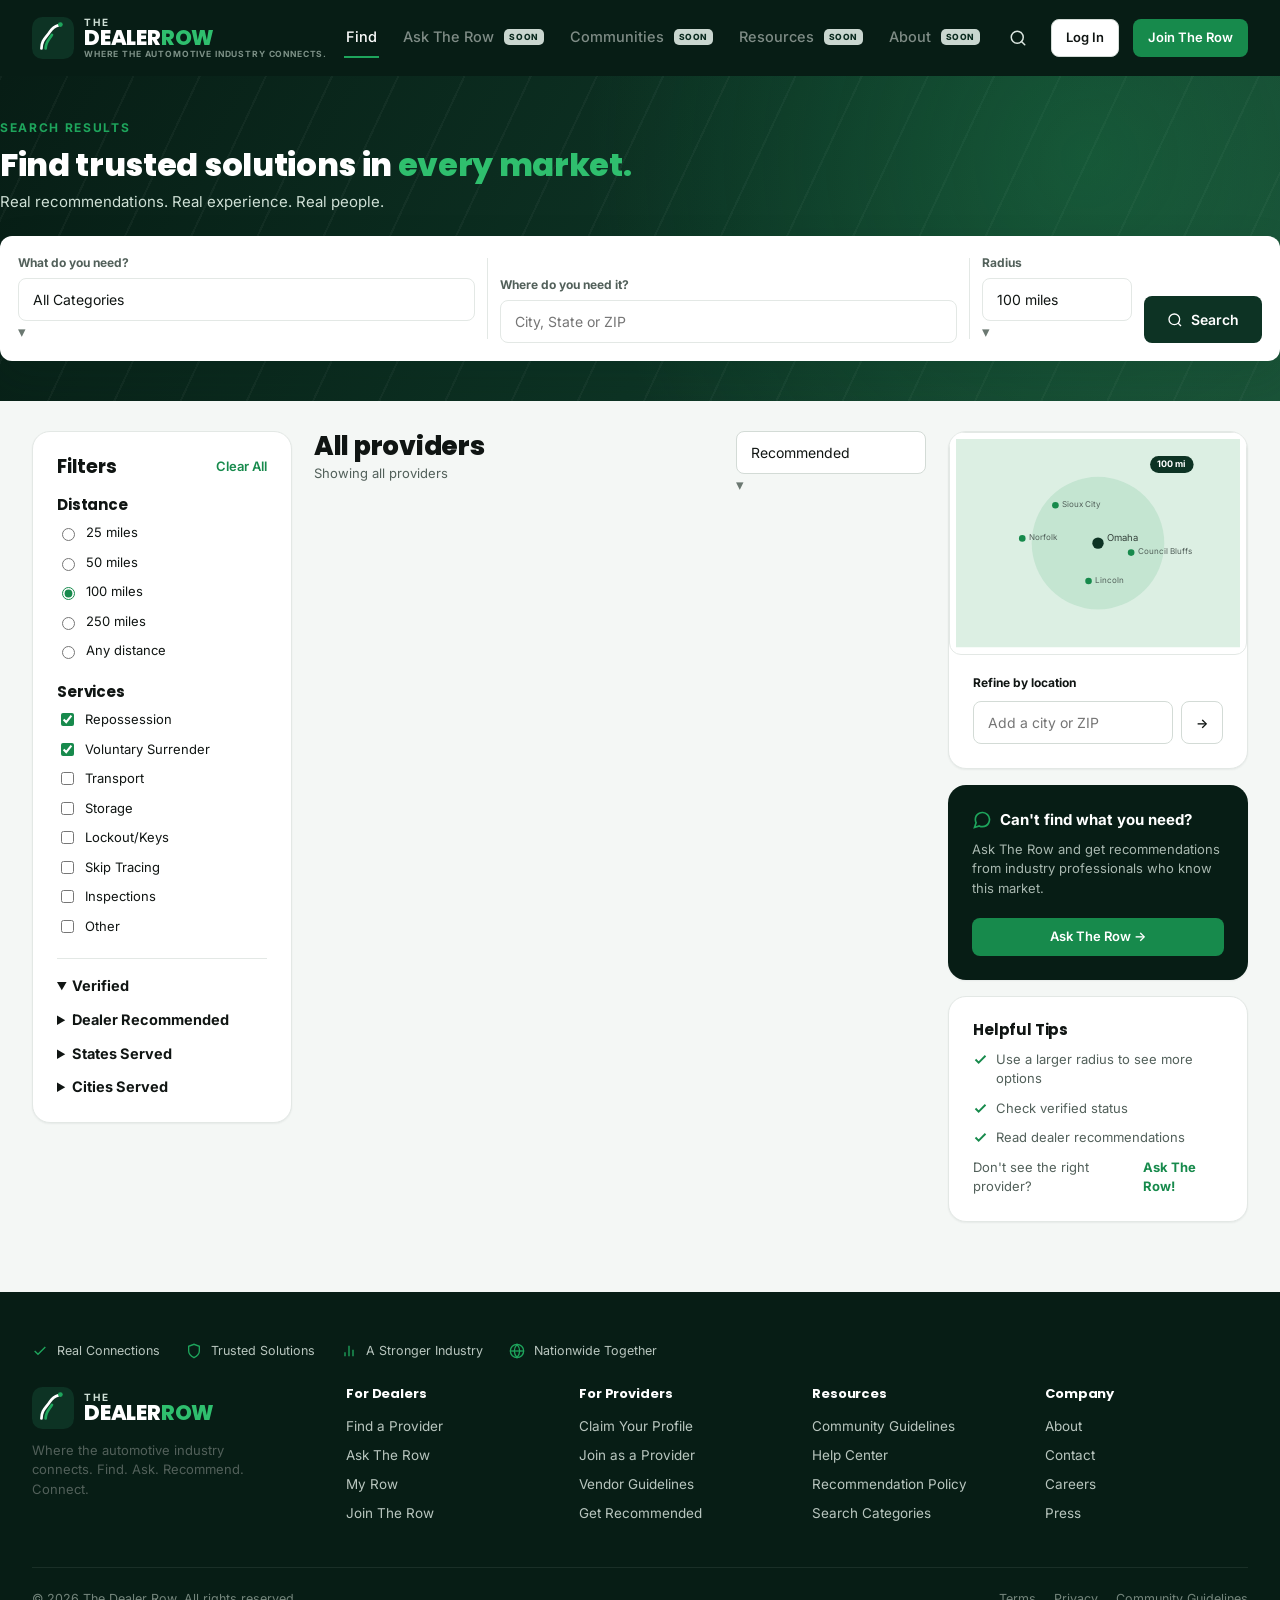
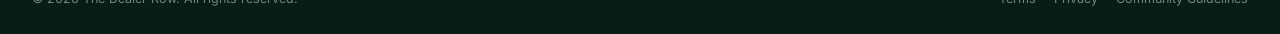
<file: find_1.html>
<!DOCTYPE html>
<html lang="en">
<head>
<meta charset="UTF-8">
<meta name="viewport" content="width=device-width, initial-scale=1.0">
<title>Find a Provider | The Dealer Row</title>
<meta name="description" content="Search The Dealer Row's nationwide directory of dealer-recommended providers by service and location.">
<link rel="preconnect" href="https://fonts.googleapis.com">
<link href="https://fonts.googleapis.com/css2?family=Caveat:wght@600;700&family=Inter:wght@400;500;600;700;800&family=Poppins:wght@700;800&display=swap" rel="stylesheet">
<link rel="stylesheet" href="css/styles.css">
</head>
<body data-page="find">

<header class="site-header">
  <div class="container header-inner">
    <a href="index.html" class="logo">
      <svg class="logo-mark" viewBox="0 0 40 40" xmlns="http://www.w3.org/2000/svg"><rect width="40" height="40" rx="10" fill="#0d3324"/><path d="M9 30c0-8 4-10 8-16 2-3 4-5 8-6" stroke="#fff" stroke-width="2.6" fill="none" stroke-linecap="round"/><path d="M13 30c0-6 3-8 6-13" stroke="#1ea55c" stroke-width="2.6" fill="none" stroke-linecap="round"/><circle cx="27" cy="7.2" r="2.3" fill="#1ea55c"/></svg>
      <div class="logo-text"><span class="l1">THE</span><span class="l2">DEALER<span>ROW</span></span><span class="l3">WHERE THE AUTOMOTIVE INDUSTRY CONNECTS.</span></div>
    </a>
    <nav class="main-nav">
      <a href="find.html" class="active" data-page="find">Find</a>
      <a href="#" class="nav-soon" data-soon="Ask The Row" data-page="ask">Ask The Row<span class="soon-tag">Soon</span></a>
      <a href="#" class="nav-soon" data-soon="Communities" data-page="communities">Communities<span class="soon-tag">Soon</span></a>
      <a href="#" class="nav-soon" data-soon="Resources" data-page="resources">Resources<span class="soon-tag">Soon</span></a>
      <a href="#" class="nav-soon" data-soon="About" data-page="about">About<span class="soon-tag">Soon</span></a>
    </nav>
    <div class="header-actions">
      <button class="icon-btn" aria-label="Search" onclick="document.getElementById('locInput').focus();document.getElementById('locInput').scrollIntoView({behavior:'smooth',block:'center'});"><svg viewBox="0 0 24 24" fill="none" stroke="currentColor" stroke-width="2" stroke-linecap="round" stroke-linejoin="round"><circle cx="11" cy="11" r="8"></circle><line x1="21" y1="21" x2="16.65" y2="16.65"></line></svg></button>
      <a href="join.html" class="btn btn-outline btn-sm">Log In</a>
      <a href="join.html" class="btn btn-accent btn-sm">Join The Row</a>
      <button class="hamburger" data-menu-toggle aria-label="Menu"><svg viewBox="0 0 24 24" fill="none" stroke="currentColor" stroke-width="2" stroke-linecap="round" stroke-linejoin="round"><line x1="3" y1="12" x2="21" y2="12"></line><line x1="3" y1="6" x2="21" y2="6"></line><line x1="3" y1="18" x2="21" y2="18"></line></svg></button>
    </div>
  </div>
</header>
<div class="mobile-nav-panel" data-mobile-nav>
  <div class="container">
    <a href="find.html">Find</a>
    <a href="#" data-soon="Ask The Row">Ask The Row</a>
    <a href="#" data-soon="Communities">Communities</a>
    <a href="#" data-soon="Resources">Resources</a>
    <a href="#" data-soon="About">About</a>
    <div class="mnp-actions">
      <a href="join.html" class="btn btn-outline-light btn-sm w-full">Log In</a>
      <a href="join.html" class="btn btn-accent btn-sm w-full">Join The Row</a>
    </div>
  </div>
</div>

<section class="hero">
  <div class="container section-tight hero-inner">
    <span class="eyebrow">Search Results</span>
    <h1 style="color:#fff;font-size:32px;margin-top:8px;">Find trusted solutions in <span style="color:var(--green-400);">every market.</span></h1>
    <p style="color:#cfe0d6;margin-bottom:22px;">Real recommendations. Real experience. Real people.</p>

    <div class="search-box">
      <div class="sb-field">
        <label>What do you need?</label>
        <div class="select-wrap">
          <select class="input select" id="svcSelect">
            <option value="">All Categories</option>
            <option>Recovery &amp; Collateral</option>
            <option>Legal &amp; Compliance</option>
            <option>Finance &amp; Collections</option>
            <option>Dealer Technology</option>
            <option>Titling &amp; Administration</option>
            <option>Vehicle Operations</option>
          </select>
          <span style="color:var(--text-500);">&#9662;</span>
        </div>
      </div>
      <div class="divider"></div>
      <div class="sb-field">
        <label>Where do you need it?</label>
        <input class="input" type="text" id="locInput" placeholder="City, State or ZIP">
      </div>
      <div class="divider"></div>
      <div class="sb-field" style="max-width:150px;">
        <label>Radius</label>
        <div class="select-wrap">
          <select class="input select" id="radiusSelect">
            <option>100 miles</option>
            <option>50 miles</option>
            <option>250 miles</option>
            <option>Any distance</option>
          </select>
          <span style="color:var(--text-500);">&#9662;</span>
        </div>
      </div>
      <button class="btn btn-primary" style="height:47px;" onclick="drRunFindSearch()"><svg viewBox="0 0 24 24" fill="none" stroke="currentColor" stroke-width="2"><circle cx="11" cy="11" r="8"></circle><line x1="21" y1="21" x2="16.65" y2="16.65"></line></svg> Search</button>
    </div>
  </div>
</section>

<div class="container" style="padding-top:30px;padding-bottom:70px;">
  <div class="grid find-grid" style="align-items:flex-start;">

    <!-- Filters -->
    <aside class="card card-pad">
      <div class="flex justify-between items-center">
        <h3 style="margin:0;">Filters</h3>
        <a href="#" class="text-sm" style="color:var(--green-600);font-weight:600;">Clear All</a>
      </div>

      <div style="margin-top:18px;">
        <h4>Distance</h4>
        <div style="display:flex;flex-direction:column;gap:10px;margin-top:10px;">
          <label class="flex items-center gap-8 text-sm"><input type="radio" name="dist" style="accent-color:var(--green-600);"> 25 miles</label>
          <label class="flex items-center gap-8 text-sm"><input type="radio" name="dist" style="accent-color:var(--green-600);"> 50 miles</label>
          <label class="flex items-center gap-8 text-sm"><input type="radio" name="dist" checked style="accent-color:var(--green-600);"> 100 miles</label>
          <label class="flex items-center gap-8 text-sm"><input type="radio" name="dist" style="accent-color:var(--green-600);"> 250 miles</label>
          <label class="flex items-center gap-8 text-sm"><input type="radio" name="dist" style="accent-color:var(--green-600);"> Any distance</label>
        </div>
      </div>

      <div style="margin-top:22px;">
        <h4>Services</h4>
        <div style="display:flex;flex-direction:column;gap:10px;margin-top:10px;">
          <label class="flex items-center gap-8 text-sm"><input type="checkbox" checked style="accent-color:var(--green-600);"> Repossession</label>
          <label class="flex items-center gap-8 text-sm"><input type="checkbox" checked style="accent-color:var(--green-600);"> Voluntary Surrender</label>
          <label class="flex items-center gap-8 text-sm"><input type="checkbox" style="accent-color:var(--green-600);"> Transport</label>
          <label class="flex items-center gap-8 text-sm"><input type="checkbox" style="accent-color:var(--green-600);"> Storage</label>
          <label class="flex items-center gap-8 text-sm"><input type="checkbox" style="accent-color:var(--green-600);"> Lockout/Keys</label>
          <label class="flex items-center gap-8 text-sm"><input type="checkbox" style="accent-color:var(--green-600);"> Skip Tracing</label>
          <label class="flex items-center gap-8 text-sm"><input type="checkbox" style="accent-color:var(--green-600);"> Inspections</label>
          <label class="flex items-center gap-8 text-sm"><input type="checkbox" style="accent-color:var(--green-600);"> Other</label>
        </div>
      </div>

      <div style="margin-top:22px;border-top:1px solid var(--border);padding-top:16px;">
        <details open><summary style="cursor:pointer;font-weight:700;font-size:14.5px;">Verified</summary></details>
      </div>
      <div style="margin-top:12px;">
        <details><summary style="cursor:pointer;font-weight:700;font-size:14.5px;">Dealer Recommended</summary></details>
      </div>
      <div style="margin-top:12px;">
        <details><summary style="cursor:pointer;font-weight:700;font-size:14.5px;">States Served</summary></details>
      </div>
      <div style="margin-top:12px;">
        <details><summary style="cursor:pointer;font-weight:700;font-size:14.5px;">Cities Served</summary></details>
      </div>
    </aside>

    <!-- Results -->
    <div>
      <div class="flex justify-between items-center" style="flex-wrap:wrap;gap:10px;">
        <div>
          <h2 id="resultsHeading" style="margin-bottom:2px;">All providers</h2>
          <p class="text-sm mt-0" id="resultsCountText">Showing all providers</p>
        </div>
        <div class="select-wrap" style="width:190px;">
          <select class="input select"><option>Recommended</option><option>Highest Rated</option><option>Most Recommendations</option><option>Closest</option></select>
          <span style="color:var(--text-500);">&#9662;</span>
        </div>
      </div>

      <div style="display:flex;flex-direction:column;gap:16px;margin-top:20px;" id="resultsList"></div>
      <p class="text-sm text-muted" id="noResultsNote" style="display:none;margin-top:14px;">No exact matches for that search, so here's the full nationwide list instead — try a broader category or radius.</p>
    </div>

    <!-- Right rail -->
    <aside>
      <div class="card" style="overflow:hidden;">
        <div class="map-box">
          <svg viewBox="0 0 300 220" xmlns="http://www.w3.org/2000/svg">
            <rect width="300" height="220" fill="#dcefe3"/>
            <circle cx="150" cy="110" r="70" fill="#bfe3cd" opacity=".8"/>
            <circle cx="150" cy="110" r="6" fill="#0d3324"/>
            <text x="160" y="108" font-size="10" fill="#33403a" font-family="Inter">Omaha</text>
            <circle cx="105" cy="70" r="3.5" fill="#178a4c"/>
            <text x="112" y="72" font-size="8.5" fill="#52605a" font-family="Inter">Sioux City</text>
            <circle cx="70" cy="105" r="3.5" fill="#178a4c"/>
            <text x="77" y="107" font-size="8.5" fill="#52605a" font-family="Inter">Norfolk</text>
            <circle cx="185" cy="120" r="3.5" fill="#178a4c"/>
            <text x="192" y="122" font-size="8.5" fill="#52605a" font-family="Inter">Council Bluffs</text>
            <circle cx="140" cy="150" r="3.5" fill="#178a4c"/>
            <text x="147" y="152" font-size="8.5" fill="#52605a" font-family="Inter">Lincoln</text>
            <rect x="205" y="18" width="46" height="18" rx="9" fill="#0d3324"/>
            <text x="212" y="30" font-size="9.5" fill="#fff" font-family="Inter" font-weight="700">100 mi</text>
          </svg>
        </div>
        <div class="card-pad" style="padding-top:16px;">
          <label style="font-size:12px;font-weight:700;">Refine by location</label>
          <div class="flex gap-8 mt-8">
            <input class="input" placeholder="Add a city or ZIP">
            <button class="btn btn-outline btn-sm">&rarr;</button>
          </div>
        </div>
      </div>

      <div class="card card-pad mt-16" style="background:var(--forest-950);border:none;color:#fff;">
        <div class="flex gap-8 items-center"><svg viewBox="0 0 24 24" fill="none" stroke-width="2" width="20" height="20" style="stroke:var(--green-500);"><path d="M21 11.5a8.38 8.38 0 0 1-.9 3.8 8.5 8.5 0 0 1-7.6 4.7 8.38 8.38 0 0 1-3.8-.9L3 21l1.9-5.7a8.38 8.38 0 0 1-.9-3.8 8.5 8.5 0 0 1 4.7-7.6 8.38 8.38 0 0 1 3.8-.9h.5a8.48 8.48 0 0 1 8 8v.5z"></path></svg><strong>Can't find what you need?</strong></div>
        <p style="color:#a9b8b0;font-size:13px;margin-top:8px;">Ask The Row and get recommendations from industry professionals who know this market.</p>
        <a href="#" class="btn btn-accent btn-sm w-full mt-8" data-soon="Ask The Row">Ask The Row &rarr;</a>
      </div>

      <div class="card card-pad mt-16">
        <h4>Helpful Tips</h4>
        <div style="display:flex;flex-direction:column;gap:10px;margin-top:12px;">
          <div class="flex gap-8 text-sm" style="color:var(--text-600);"><svg viewBox="0 0 24 24" fill="none" stroke-width="3" width="15" height="15" style="stroke:var(--green-600);flex-shrink:0;margin-top:2px;"><polyline points="20 6 9 17 4 12"></polyline></svg>Use a larger radius to see more options</div>
          <div class="flex gap-8 text-sm" style="color:var(--text-600);"><svg viewBox="0 0 24 24" fill="none" stroke-width="3" width="15" height="15" style="stroke:var(--green-600);flex-shrink:0;margin-top:2px;"><polyline points="20 6 9 17 4 12"></polyline></svg>Check verified status</div>
          <div class="flex gap-8 text-sm" style="color:var(--text-600);"><svg viewBox="0 0 24 24" fill="none" stroke-width="3" width="15" height="15" style="stroke:var(--green-600);flex-shrink:0;margin-top:2px;"><polyline points="20 6 9 17 4 12"></polyline></svg>Read dealer recommendations</div>
          <div class="flex gap-8 text-sm" style="color:var(--text-600);">Don't see the right provider? <a href="#" data-soon="Ask The Row" style="color:var(--green-600);font-weight:700;">Ask The Row!</a></div>
        </div>
      </div>
    </aside>

  </div>
</div>

<footer class="site-footer">
  <div class="container">
    <div class="footer-badges" style="padding-bottom:26px;">
      <div class="fb"><svg viewBox="0 0 24 24" fill="none" stroke="currentColor" stroke-width="2"><path d="M20 6L9 17l-5-5"></path></svg> Real Connections</div>
      <div class="fb"><svg viewBox="0 0 24 24" fill="none" stroke="currentColor" stroke-width="2"><path d="M12 22s8-4 8-10V5l-8-3-8 3v7c0 6 8 10 8 10z"></path></svg> Trusted Solutions</div>
      <div class="fb"><svg viewBox="0 0 24 24" fill="none" stroke="currentColor" stroke-width="2"><path d="M18 20V10"></path><path d="M12 20V4"></path><path d="M6 20v-6"></path></svg> A Stronger Industry</div>
      <div class="fb"><svg viewBox="0 0 24 24" fill="none" stroke="currentColor" stroke-width="2"><circle cx="12" cy="12" r="10"></circle><line x1="2" y1="12" x2="22" y2="12"></line><path d="M12 2a15.3 15.3 0 0 1 4 10 15.3 15.3 0 0 1-4 10 15.3 15.3 0 0 1-4-10 15.3 15.3 0 0 1 4-10z"></path></svg> Nationwide Together</div>
    </div>
    <div class="footer-top">
      <div>
        <a href="index.html" class="logo" style="margin-bottom:12px;">
          <svg class="logo-mark" viewBox="0 0 40 40" xmlns="http://www.w3.org/2000/svg"><rect width="40" height="40" rx="10" fill="#0d3324"/><path d="M9 30c0-8 4-10 8-16 2-3 4-5 8-6" stroke="#fff" stroke-width="2.6" fill="none" stroke-linecap="round"/><path d="M13 30c0-6 3-8 6-13" stroke="#1ea55c" stroke-width="2.6" fill="none" stroke-linecap="round"/><circle cx="27" cy="7.2" r="2.3" fill="#1ea55c"/></svg>
          <div class="logo-text"><span class="l1">THE</span><span class="l2">DEALER<span>ROW</span></span></div>
        </a>
        <p style="font-size:13px;max-width:220px;">Where the automotive industry connects. Find. Ask. Recommend. Connect.</p>
      </div>
      <div>
        <h4>For Dealers</h4>
        <ul><li><a href="find.html">Find a Provider</a></li><li><a href="#" data-soon="Ask The Row">Ask The Row</a></li><li><a href="my-row.html">My Row</a></li><li><a href="join.html">Join The Row</a></li></ul>
      </div>
      <div>
        <h4>For Providers</h4>
        <ul><li><a href="join.html">Claim Your Profile</a></li><li><a href="join.html">Join as a Provider</a></li><li><a href="#">Vendor Guidelines</a></li><li><a href="#">Get Recommended</a></li></ul>
      </div>
      <div>
        <h4>Resources</h4>
        <ul><li><a href="#">Community Guidelines</a></li><li><a href="#">Help Center</a></li><li><a href="#">Recommendation Policy</a></li><li><a href="find.html">Search Categories</a></li></ul>
      </div>
      <div>
        <h4>Company</h4>
        <ul><li><a href="#">About</a></li><li><a href="#">Contact</a></li><li><a href="#">Careers</a></li><li><a href="#">Press</a></li></ul>
      </div>
    </div>
    <div class="footer-bottom">
      <span>&copy; 2026 The Dealer Row. All rights reserved.</span>
      <span style="display:flex;gap:18px;"><a href="#">Terms</a><a href="#">Privacy</a><a href="#">Community Guidelines</a></span>
    </div>
  </div>
</footer>

<script src="js/app.js"></script>
<script>
  /* Category name -> matching provider.category / keyword map (demo-level matching, not a real search engine) */
  const DR_CATEGORY_KEYWORDS = {
    "Recovery & Collateral": ["Recovery & Collateral"],
    "Legal & Compliance": ["Legal & Compliance"],
    "Finance & Collections": ["Finance & Collections"],
    "Dealer Technology": ["Dealer Technology"],
    "Titling & Administration": ["Titling & Administration"],
    "Vehicle Operations": ["Vehicle Operations"],
  };

  const DR_STATE_NAMES = {
    AL: "Alabama", AK: "Alaska", AZ: "Arizona", AR: "Arkansas", CA: "California",
    CO: "Colorado", CT: "Connecticut", DE: "Delaware", FL: "Florida", GA: "Georgia",
    HI: "Hawaii", ID: "Idaho", IL: "Illinois", IN: "Indiana", IA: "Iowa",
    KS: "Kansas", KY: "Kentucky", LA: "Louisiana", ME: "Maine", MD: "Maryland",
    MA: "Massachusetts", MI: "Michigan", MN: "Minnesota", MS: "Mississippi", MO: "Missouri",
    MT: "Montana", NE: "Nebraska", NV: "Nevada", NH: "New Hampshire", NJ: "New Jersey",
    NM: "New Mexico", NY: "New York", NC: "North Carolina", ND: "North Dakota", OH: "Ohio",
    OK: "Oklahoma", OR: "Oregon", PA: "Pennsylvania", RI: "Rhode Island", SC: "South Carolina",
    SD: "South Dakota", TN: "Tennessee", TX: "Texas", UT: "Utah", VT: "Vermont",
    VA: "Virginia", WA: "Washington", WV: "West Virginia", WI: "Wisconsin", WY: "Wyoming",
    DC: "District of Columbia",
  };

  function drProviderMatchesLocation(p, locationQuery) {
    if (!locationQuery) return true;
    const q = locationQuery.trim().toLowerCase();
    if (!q) return true;
    if (p.state === "US") return true; // nationwide providers always match a location search
    const stateFullName = (DR_STATE_NAMES[p.state] || "").toLowerCase();
    return (
      (p.city + ", " + p.state).toLowerCase().includes(q) ||
      p.state.toLowerCase() === q ||
      p.city.toLowerCase().includes(q) ||
      (stateFullName && (stateFullName === q || stateFullName.includes(q)))
    );
  }

  function drRenderResultCard(p) {
    const card = document.createElement("div");
    card.className = "result-card";
    card.innerHTML = `
      <div class="result-logo">${p.initials}</div>
      <div class="result-meta">
        <div class="result-title-row">
          <h3><a href="provider-profile.html?id=${p.id}">${p.name}</a></h3>
          ${p.verified ? '<span class="badge badge-verified"><svg viewBox="0 0 24 24" fill="none" stroke="currentColor" stroke-width="3"><polyline points="20 6 9 17 4 12"></polyline></svg>Business Verified</span>' : ""}
        </div>
        <div class="result-sub"><span>&#11088; Recommended by ${p.recs} dealership professionals</span></div>
        <div class="result-sub" style="margin-top:-4px;"><span>&#128205; ${p.city}, ${p.state} &middot; ${p.servesText}</span></div>
        <div class="result-tags">${p.services.map((s) => `<span class="chip">${s}</span>`).join("")}</div>
      </div>
      <div class="result-side">
        <div class="pct">${p.pct}%</div>
        <div class="pctlbl">Would use again</div>
        <a href="provider-profile.html?id=${p.id}" class="btn btn-accent btn-sm w-full">View Profile &rarr;</a>
        <button class="btn btn-outline btn-sm w-full mt-8" data-save-id="${p.id}"></button>
      </div>`;
    return card;
  }

  function drRenderFindResults(service, location) {
    const list = document.getElementById("resultsList");
    const heading = document.getElementById("resultsHeading");
    const countText = document.getElementById("resultsCountText");
    const noResultsNote = document.getElementById("noResultsNote");
    if (!list) return;

    let filtered = DR_PROVIDERS.filter((p) => {
      const svcMatch = !service || p.category === service;
      const locMatch = drProviderMatchesLocation(p, location);
      return svcMatch && locMatch;
    });

    let usedFallback = false;
    if (filtered.length === 0) {
      filtered = DR_PROVIDERS.slice();
      usedFallback = true;
    }

    // sort by "Would use again" percentage, highest first (matches the default "Recommended" sort)
    filtered.sort((a, b) => b.pct - a.pct);

    list.innerHTML = "";
    filtered.forEach((p) => list.appendChild(drRenderResultCard(p)));

    let headingText;
    if (usedFallback || (!service && !location)) {
      headingText = "All providers";
    } else if (service && location) {
      headingText = `${service} near ${location}`;
    } else if (service) {
      headingText = service;
    } else {
      headingText = `All providers near ${location}`;
    }
    if (heading) heading.textContent = headingText;
    if (countText) countText.textContent = `Showing ${filtered.length} provider${filtered.length === 1 ? "" : "s"}${location && !usedFallback ? " serving this area" : ""}`;
    if (noResultsNote) noResultsNote.style.display = usedFallback && (service || location) ? "" : "none";

    initSaveButtons(); // (re)wire Save buttons on the freshly-rendered cards
  }

  function drRunFindSearch() {
    const service = document.getElementById("svcSelect").value;
    const location = document.getElementById("locInput").value;
    const params = new URLSearchParams();
    if (service) params.set("service", service);
    if (location) params.set("location", location);
    history.replaceState(null, "", "find.html" + (params.toString() ? "?" + params.toString() : ""));
    drRenderFindResults(service, location);
    document.getElementById("resultsHeading").scrollIntoView({ behavior: "smooth" });
  }

  // On load: read ?service= and ?location= from the URL (arriving from the homepage search or a category card)
  (function drInitFindFromQuery() {
    const params = new URLSearchParams(window.location.search);
    const service = params.get("service") || "";
    const location = params.get("location") || document.getElementById("locInput").value;
    if (service) document.getElementById("svcSelect").value = service;
    if (params.get("location")) document.getElementById("locInput").value = location;
    drRenderFindResults(service, location);
  })();
</script>
</body>
</html>
</file>
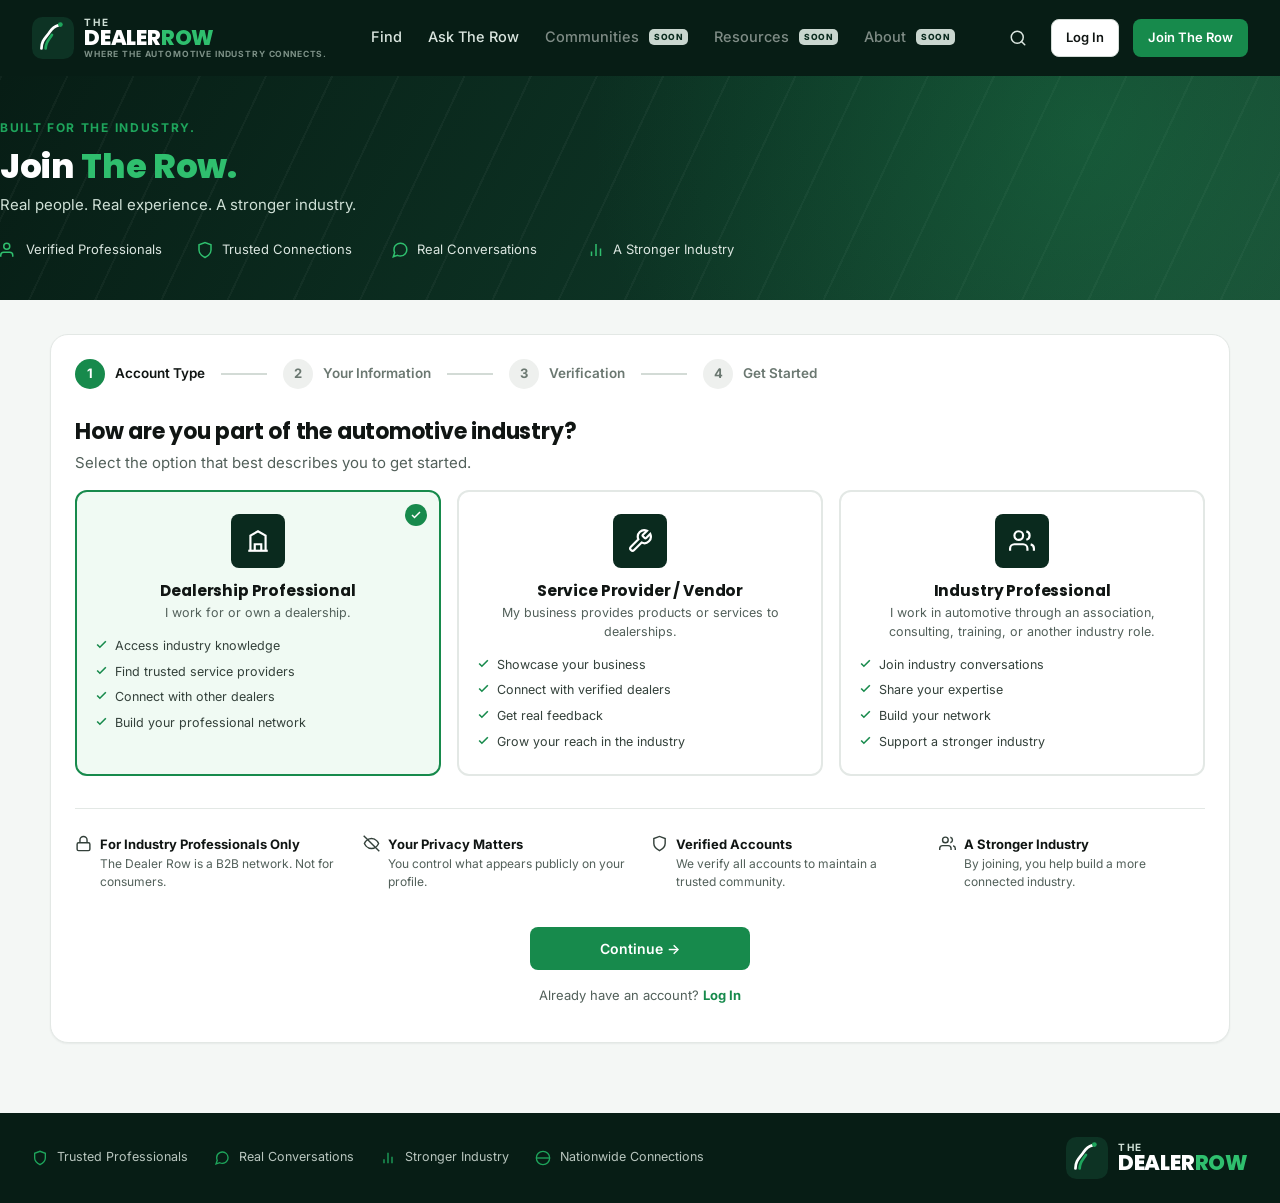
<file: join.html>
<!DOCTYPE html>
<html lang="en">
<head>
<meta charset="UTF-8">
<meta name="viewport" content="width=device-width, initial-scale=1.0">
<title>Join The Row | The Dealer Row</title>
<meta name="description" content="Join The Dealer Row — the nationwide professional network for automotive industry participants.">
<link rel="preconnect" href="https://fonts.googleapis.com">
<link href="https://fonts.googleapis.com/css2?family=Caveat:wght@600;700&family=Inter:wght@400;500;600;700;800&family=Poppins:wght@700;800&display=swap" rel="stylesheet">
<link rel="stylesheet" href="css/styles.css">
<style>
  .step-panel { display: none; }
  .step-panel.active { display: block; }
  .onboard-grid { display: grid; grid-template-columns: 280px 1fr 300px; gap: 22px; align-items: flex-start; }
  .privacy-option { border: 2px solid var(--border); border-radius: var(--radius-md); padding: 13px 14px; cursor: pointer; display:flex; align-items:flex-start; gap:10px; }
  .privacy-option.selected { border-color: var(--green-600); background: var(--green-50); }
  .privacy-option .radio { width:18px;height:18px;border-radius:50%;border:2px solid var(--border-strong);flex-shrink:0;margin-top:1px;display:flex;align-items:center;justify-content:center; }
  .privacy-option.selected .radio { border-color: var(--green-600); background: var(--green-600); }
  .privacy-option.selected .radio::after { content:"";width:8px;height:8px;border-radius:50%;background:#fff; }
  .privacy-option strong { font-size: 13.5px; display:block; }
  .privacy-option span.sub { font-size: 11.5px; color: var(--text-500); }
  .rec-pill { background: var(--green-600); color:#fff; font-size:9.5px; font-weight:800; padding:2px 7px; border-radius:6px; margin-left:6px; text-transform:uppercase; letter-spacing:.04em; }
  .success-check { width:88px;height:88px;border-radius:50%;background:var(--green-100);display:flex;align-items:center;justify-content:center;margin:0 auto 22px; }
  .success-check svg { width:44px;height:44px;color:var(--green-600); }
  .verify-pending-icon { width:80px;height:80px;border-radius:50%;background:var(--amber-100);display:flex;align-items:center;justify-content:center;margin:0 auto 20px; }
  .verify-pending-icon svg { width:38px;height:38px;color:var(--amber-text); }
  .field-lock { display:flex;gap:8px;align-items:flex-start;background:var(--gray-100);border-radius:var(--radius-sm);padding:11px 13px;font-size:11.5px;color:var(--text-600);margin-top:8px; }
  .field-lock svg { width:14px;height:14px;flex-shrink:0;margin-top:1px;color:var(--text-500); }
  @media (max-width: 1080px) { .onboard-grid { grid-template-columns: 1fr; } }
</style>
</head>
<body data-page="join">

<header class="site-header">
  <div class="container header-inner">
    <a href="index.html" class="logo">
      <svg class="logo-mark" viewBox="0 0 40 40" xmlns="http://www.w3.org/2000/svg"><rect width="40" height="40" rx="10" fill="#0d3324"/><path d="M9 30c0-8 4-10 8-16 2-3 4-5 8-6" stroke="#fff" stroke-width="2.6" fill="none" stroke-linecap="round"/><path d="M13 30c0-6 3-8 6-13" stroke="#1ea55c" stroke-width="2.6" fill="none" stroke-linecap="round"/><circle cx="27" cy="7.2" r="2.3" fill="#1ea55c"/></svg>
      <div class="logo-text"><span class="l1">THE</span><span class="l2">DEALER<span>ROW</span></span><span class="l3">WHERE THE AUTOMOTIVE INDUSTRY CONNECTS.</span></div>
    </a>
    <nav class="main-nav">
      <a href="find.html" data-page="find">Find</a>
      <a href="ask-the-row.html" data-page="ask">Ask The Row</a>
      <a href="#" class="nav-soon" data-soon="Communities" data-page="communities">Communities<span class="soon-tag">Soon</span></a>
      <a href="#" class="nav-soon" data-soon="Resources" data-page="resources">Resources<span class="soon-tag">Soon</span></a>
      <a href="#" class="nav-soon" data-soon="About" data-page="about">About<span class="soon-tag">Soon</span></a>
    </nav>
    <div class="header-actions">
      <button class="icon-btn" aria-label="Search" onclick="window.location.href='find.html'"><svg viewBox="0 0 24 24" fill="none" stroke="currentColor" stroke-width="2" stroke-linecap="round" stroke-linejoin="round"><circle cx="11" cy="11" r="8"></circle><line x1="21" y1="21" x2="16.65" y2="16.65"></line></svg></button>
      <a href="#" class="btn btn-outline btn-sm" data-soon="Log In">Log In</a>
      <a href="join.html" class="btn btn-accent btn-sm">Join The Row</a>
      <button class="hamburger" data-menu-toggle aria-label="Menu"><svg viewBox="0 0 24 24" fill="none" stroke="currentColor" stroke-width="2" stroke-linecap="round" stroke-linejoin="round"><line x1="3" y1="12" x2="21" y2="12"></line><line x1="3" y1="6" x2="21" y2="6"></line><line x1="3" y1="18" x2="21" y2="18"></line></svg></button>
    </div>
  </div>
</header>
<div class="mobile-nav-panel" data-mobile-nav>
  <div class="container">
    <a href="find.html">Find</a>
    <a href="ask-the-row.html">Ask The Row</a>
    <a href="#" class="nav-soon" data-soon="Communities">Communities<span class="soon-tag">Soon</span></a>
    <a href="#" class="nav-soon" data-soon="Resources">Resources<span class="soon-tag">Soon</span></a>
    <a href="#" class="nav-soon" data-soon="About">About<span class="soon-tag">Soon</span></a>
    <div class="mnp-actions">
      <a href="#" class="btn btn-outline-light btn-sm w-full" data-soon="Log In">Log In</a>
      <a href="join.html" class="btn btn-accent btn-sm w-full">Join The Row</a>
    </div>
  </div>
</div>

<section class="hero">
  <div class="container hero-inner section-tight">
    <span class="eyebrow">Built for the industry.</span>
    <h1 style="color:#fff;font-size:34px;margin-top:8px;">Join <span style="color:var(--green-400);">The Row.</span></h1>
    <p style="color:#cfe0d6;margin-bottom:0;">Real people. Real experience. A stronger industry.</p>
    <div class="grid grid-4 mt-24" style="max-width:760px;">
      <div class="flex gap-8 items-center"><svg viewBox="0 0 24 24" width="18" height="18" fill="none" stroke-width="2" style="stroke:var(--green-400);"><path d="M17 21v-2a4 4 0 0 0-4-4H5a4 4 0 0 0-4 4v2"></path><circle cx="9" cy="7" r="4"></circle></svg><span style="color:#dbe6e0;font-size:13px;">Verified Professionals</span></div>
      <div class="flex gap-8 items-center"><svg viewBox="0 0 24 24" width="18" height="18" fill="none" stroke-width="2" style="stroke:var(--green-400);"><path d="M12 22s8-4 8-10V5l-8-3-8 3v7c0 6 8 10 8 10z"></path></svg><span style="color:#dbe6e0;font-size:13px;">Trusted Connections</span></div>
      <div class="flex gap-8 items-center"><svg viewBox="0 0 24 24" width="18" height="18" fill="none" stroke-width="2" style="stroke:var(--green-400);"><path d="M21 11.5a8.38 8.38 0 0 1-.9 3.8 8.5 8.5 0 0 1-7.6 4.7 8.38 8.38 0 0 1-3.8-.9L3 21l1.9-5.7a8.38 8.38 0 0 1-.9-3.8 8.5 8.5 0 0 1 4.7-7.6 8.38 8.38 0 0 1 3.8-.9h.5a8.48 8.48 0 0 1 8 8v.5z"></path></svg><span style="color:#dbe6e0;font-size:13px;">Real Conversations</span></div>
      <div class="flex gap-8 items-center"><svg viewBox="0 0 24 24" width="18" height="18" fill="none" stroke-width="2" style="stroke:var(--green-400);"><path d="M18 20V10"></path><path d="M12 20V4"></path><path d="M6 20v-6"></path></svg><span style="color:#dbe6e0;font-size:13px;">A Stronger Industry</span></div>
    </div>
  </div>
</section>

<div class="container" style="padding-top:34px;padding-bottom:70px;">
  <div class="card card-pad" style="max-width:1180px;margin:0 auto;">

    <!-- Stepper -->
    <div class="stepper" id="stepper">
      <div class="step" data-step-dot="1"><div class="dot">1</div><div class="label">Account Type</div></div>
      <div class="step-line"></div>
      <div class="step" data-step-dot="2"><div class="dot">2</div><div class="label">Your Information</div></div>
      <div class="step-line"></div>
      <div class="step" data-step-dot="3"><div class="dot">3</div><div class="label">Verification</div></div>
      <div class="step-line"></div>
      <div class="step" data-step-dot="4"><div class="dot">4</div><div class="label">Get Started</div></div>
    </div>

    <!-- STEP 1: Account Type -->
    <div class="step-panel active" data-step-panel="1">
      <h3 style="font-size:22px;">How are you part of the automotive industry?</h3>
      <p>Select the option that best describes you to get started.</p>

      <div class="choice-grid mt-16" data-choice-group id="accountTypeGroup">
        <div class="choice-card selected" data-value="dealer">
          <div class="check"><svg viewBox="0 0 24 24" fill="none" stroke="currentColor" stroke-width="3"><polyline points="20 6 9 17 4 12"></polyline></svg></div>
          <div class="cicon"><svg viewBox="0 0 24 24" fill="none" stroke="currentColor" stroke-width="2"><path d="M3 21h18"></path><path d="M5 21V7l7-4 7 4v14"></path><path d="M9 21v-6h6v6"></path></svg></div>
          <h4>Dealership Professional</h4>
          <p>I work for or own a dealership.</p>
          <ul>
            <li><svg viewBox="0 0 24 24" fill="none" stroke="currentColor" stroke-width="3"><polyline points="20 6 9 17 4 12"></polyline></svg>Access industry knowledge</li>
            <li><svg viewBox="0 0 24 24" fill="none" stroke="currentColor" stroke-width="3"><polyline points="20 6 9 17 4 12"></polyline></svg>Find trusted service providers</li>
            <li><svg viewBox="0 0 24 24" fill="none" stroke="currentColor" stroke-width="3"><polyline points="20 6 9 17 4 12"></polyline></svg>Connect with other dealers</li>
            <li><svg viewBox="0 0 24 24" fill="none" stroke="currentColor" stroke-width="3"><polyline points="20 6 9 17 4 12"></polyline></svg>Build your professional network</li>
          </ul>
        </div>
        <div class="choice-card" data-value="vendor">
          <div class="check"><svg viewBox="0 0 24 24" fill="none" stroke="currentColor" stroke-width="3"><polyline points="20 6 9 17 4 12"></polyline></svg></div>
          <div class="cicon"><svg viewBox="0 0 24 24" fill="none" stroke="currentColor" stroke-width="2"><path d="M14.7 6.3a1 1 0 0 0 0 1.4l1.6 1.6a1 1 0 0 0 1.4 0l3.77-3.77a6 6 0 0 1-7.94 7.94l-6.91 6.91a2.12 2.12 0 0 1-3-3l6.91-6.91a6 6 0 0 1 7.94-7.94l-3.76 3.76z"></path></svg></div>
          <h4>Service Provider / Vendor</h4>
          <p>My business provides products or services to dealerships.</p>
          <ul>
            <li><svg viewBox="0 0 24 24" fill="none" stroke="currentColor" stroke-width="3"><polyline points="20 6 9 17 4 12"></polyline></svg>Showcase your business</li>
            <li><svg viewBox="0 0 24 24" fill="none" stroke="currentColor" stroke-width="3"><polyline points="20 6 9 17 4 12"></polyline></svg>Connect with verified dealers</li>
            <li><svg viewBox="0 0 24 24" fill="none" stroke="currentColor" stroke-width="3"><polyline points="20 6 9 17 4 12"></polyline></svg>Get real feedback</li>
            <li><svg viewBox="0 0 24 24" fill="none" stroke="currentColor" stroke-width="3"><polyline points="20 6 9 17 4 12"></polyline></svg>Grow your reach in the industry</li>
          </ul>
        </div>
        <div class="choice-card" data-value="industry">
          <div class="check"><svg viewBox="0 0 24 24" fill="none" stroke="currentColor" stroke-width="3"><polyline points="20 6 9 17 4 12"></polyline></svg></div>
          <div class="cicon"><svg viewBox="0 0 24 24" fill="none" stroke="currentColor" stroke-width="2"><path d="M17 21v-2a4 4 0 0 0-4-4H5a4 4 0 0 0-4 4v2"></path><circle cx="9" cy="7" r="4"></circle><path d="M23 21v-2a4 4 0 0 0-3-3.87"></path><path d="M16 3.13a4 4 0 0 1 0 7.75"></path></svg></div>
          <h4>Industry Professional</h4>
          <p>I work in automotive through an association, consulting, training, or another industry role.</p>
          <ul>
            <li><svg viewBox="0 0 24 24" fill="none" stroke="currentColor" stroke-width="3"><polyline points="20 6 9 17 4 12"></polyline></svg>Join industry conversations</li>
            <li><svg viewBox="0 0 24 24" fill="none" stroke="currentColor" stroke-width="3"><polyline points="20 6 9 17 4 12"></polyline></svg>Share your expertise</li>
            <li><svg viewBox="0 0 24 24" fill="none" stroke="currentColor" stroke-width="3"><polyline points="20 6 9 17 4 12"></polyline></svg>Build your network</li>
            <li><svg viewBox="0 0 24 24" fill="none" stroke="currentColor" stroke-width="3"><polyline points="20 6 9 17 4 12"></polyline></svg>Support a stronger industry</li>
          </ul>
        </div>
      </div>

      <div class="grid grid-4 mt-32" style="border-top:1px solid var(--border);padding-top:24px;">
        <div class="flex gap-8" style="align-items:flex-start;"><svg viewBox="0 0 24 24" width="17" height="17" fill="none" stroke-width="2" style="stroke:var(--text-700);flex-shrink:0;margin-top:2px;"><rect x="3" y="11" width="18" height="11" rx="2"></rect><path d="M7 11V7a5 5 0 0 1 10 0v4"></path></svg><div><strong style="font-size:13px;">For Industry Professionals Only</strong><p class="text-xs mt-0">The Dealer Row is a B2B network. Not for consumers.</p></div></div>
        <div class="flex gap-8" style="align-items:flex-start;"><svg viewBox="0 0 24 24" width="17" height="17" fill="none" stroke-width="2" style="stroke:var(--text-700);flex-shrink:0;margin-top:2px;"><path d="M2 12s3-7 10-7 10 7 10 7-3 7-10 7-10-7-10-7z"></path><line x1="1" y1="1" x2="23" y2="23"></line></svg><div><strong style="font-size:13px;">Your Privacy Matters</strong><p class="text-xs mt-0">You control what appears publicly on your profile.</p></div></div>
        <div class="flex gap-8" style="align-items:flex-start;"><svg viewBox="0 0 24 24" width="17" height="17" fill="none" stroke-width="2" style="stroke:var(--text-700);flex-shrink:0;margin-top:2px;"><path d="M12 22s8-4 8-10V5l-8-3-8 3v7c0 6 8 10 8 10z"></path></svg><div><strong style="font-size:13px;">Verified Accounts</strong><p class="text-xs mt-0">We verify all accounts to maintain a trusted community.</p></div></div>
        <div class="flex gap-8" style="align-items:flex-start;"><svg viewBox="0 0 24 24" width="17" height="17" fill="none" stroke-width="2" style="stroke:var(--text-700);flex-shrink:0;margin-top:2px;"><path d="M17 21v-2a4 4 0 0 0-4-4H5a4 4 0 0 0-4 4v2"></path><circle cx="9" cy="7" r="4"></circle><path d="M23 21v-2a4 4 0 0 0-3-3.87"></path><path d="M16 3.13a4 4 0 0 1 0 7.75"></path></svg><div><strong style="font-size:13px;">A Stronger Industry</strong><p class="text-xs mt-0">By joining, you help build a more connected industry.</p></div></div>
      </div>

      <div class="text-center mt-24">
        <button class="btn btn-accent" id="toStep2Btn" style="min-width:220px;">Continue &rarr;</button>
        <p class="text-sm mt-16">Already have an account? <a href="#" data-soon="Log In" style="color:var(--green-600);font-weight:700;">Log In</a></p>
      </div>
    </div>

    <!-- STEP 2: Your Information + Privacy selection -->
    <div class="step-panel" data-step-panel="2">
      <div class="onboard-grid">
        <div>
          <div class="cicon" style="margin:0 0 14px;"><svg viewBox="0 0 24 24" fill="none" stroke="currentColor" stroke-width="2"><path d="M3 21h18"></path><path d="M5 21V7l7-4 7 4v14"></path><path d="M9 21v-6h6v6"></path></svg></div>
          <h3>Dealership Professional</h3>
          <p class="text-sm">I work for or own a dealership.</p>
          <ul style="display:flex;flex-direction:column;gap:9px;margin:16px 0;border-top:1px solid var(--border);padding-top:16px;">
            <li class="flex gap-8 text-sm" style="color:var(--text-700);"><svg viewBox="0 0 24 24" width="14" height="14" fill="none" stroke-width="3" style="stroke:var(--green-600);flex-shrink:0;margin-top:2px;"><polyline points="20 6 9 17 4 12"></polyline></svg>Access industry knowledge</li>
            <li class="flex gap-8 text-sm" style="color:var(--text-700);"><svg viewBox="0 0 24 24" width="14" height="14" fill="none" stroke-width="3" style="stroke:var(--green-600);flex-shrink:0;margin-top:2px;"><polyline points="20 6 9 17 4 12"></polyline></svg>Find trusted service providers</li>
            <li class="flex gap-8 text-sm" style="color:var(--text-700);"><svg viewBox="0 0 24 24" width="14" height="14" fill="none" stroke-width="3" style="stroke:var(--green-600);flex-shrink:0;margin-top:2px;"><polyline points="20 6 9 17 4 12"></polyline></svg>Connect with other dealers</li>
            <li class="flex gap-8 text-sm" style="color:var(--text-700);"><svg viewBox="0 0 24 24" width="14" height="14" fill="none" stroke-width="3" style="stroke:var(--green-600);flex-shrink:0;margin-top:2px;"><polyline points="20 6 9 17 4 12"></polyline></svg>Build your professional network</li>
          </ul>
          <div class="info-note mt-0">
            <svg viewBox="0 0 24 24" fill="none" stroke="currentColor" stroke-width="2"><path d="M2 12s3-7 10-7 10 7 10 7-3 7-10 7-10-7-10-7z"></path><line x1="1" y1="1" x2="23" y2="23"></line></svg>
            <span><strong>Your privacy matters.</strong> Your employment information is used for verification. You control what appears publicly on your account settings.</span>
          </div>
          <div class="info-note" style="background:var(--green-50);">
            <svg viewBox="0 0 24 24" fill="none" stroke-width="2" style="stroke:var(--green-600);"><path d="M12 22s8-4 8-10V5l-8-3-8 3v7c0 6 8 10 8 10z"></path></svg>
            <span><strong>Verified professionals</strong> help keep The Dealer Row safe, trusted, and valuable for everyone in the industry.</span>
          </div>
        </div>

        <div>
          <h3>Tell us about yourself</h3>
          <p class="text-sm">This information helps us verify your industry connection.</p>
          <div class="field mt-16">
            <label>Full Name *</label>
            <input class="input" id="fFullName" type="text" value="Cayela Smith">
          </div>
          <div class="field">
            <label>Professional Email *</label>
            <input class="input" id="fEmail" type="email" value="cayela@dealership.com">
          </div>
          <div class="row-2">
            <div class="field">
              <label>Job Role *</label>
              <div class="select-wrap"><select class="input select" id="fRole">
                <option>Collections Manager</option>
                <option>Owner / Partner</option>
                <option>General Manager</option>
                <option>Finance Manager</option>
                <option>Underwriting</option>
                <option>Sales</option>
                <option>Service</option>
                <option>Titling</option>
                <option>Accounting</option>
                <option>Compliance</option>
                <option>BDC</option>
                <option>Marketing</option>
                <option>Inventory</option>
                <option>Other</option>
              </select><span>&#9662;</span></div>
            </div>
            <div class="field">
              <label>State *</label>
              <div class="select-wrap"><select class="input select" id="fState">
                <option>Texas</option>
                <option>Nebraska</option>
                <option>Oklahoma</option>
                <option>Kansas</option>
                <option>Colorado</option>
                <option>Florida</option>
                <option>Other</option>
              </select><span>&#9662;</span></div>
            </div>
          </div>
          <div class="field">
            <label>Dealership Type *</label>
            <div class="select-wrap"><select class="input select" id="fDealerType">
              <option>Independent Dealer</option>
              <option>Franchise Dealer</option>
              <option>BHPH Dealer</option>
              <option>Wholesale / Auction</option>
            </select><span>&#9662;</span></div>
          </div>
          <div class="field">
            <label>Dealership Name *</label>
            <input class="input" id="fDealerName" type="text" value="The Auto Cave">
            <div class="field-lock">
              <svg viewBox="0 0 24 24" fill="none" stroke="currentColor" stroke-width="2"><rect x="3" y="11" width="18" height="11" rx="2"></rect><path d="M7 11V7a5 5 0 0 1 10 0v4"></path></svg>
              This information is used for verification only and will not be shown on your public profile unless you choose to include it.
            </div>
          </div>
        </div>

        <div>
          <h4>How should you appear publicly?</h4>
          <p class="text-xs">Choose the option that works best for you. You can change this anytime in account settings.</p>
          <div style="display:flex;flex-direction:column;gap:10px;margin-top:14px;" id="privacyGroup">
            <div class="privacy-option" data-value="full">
              <div class="radio"></div>
              <div><strong>Cayela Smith</strong><span class="sub">Collections Manager &middot; The Auto Cave &middot; Texas</span></div>
            </div>
            <div class="privacy-option" data-value="fulldealer">
              <div class="radio"></div>
              <div><strong>Cayela Smith</strong><span class="sub">Collections Manager &middot; Independent Dealer &middot; Texas</span></div>
            </div>
            <div class="privacy-option selected" data-value="initial">
              <div class="radio"></div>
              <div><strong>Cayela S. <span class="rec-pill">Recommended</span></strong><span class="sub">Collections Manager &middot; Independent Dealer &middot; Texas</span></div>
            </div>
          </div>

          <div class="card card-pad mt-24" style="background:var(--bg);">
            <h4 style="font-size:13px;">Profile Preview</h4>
            <p class="text-xs mt-0">This is how you'll appear to other members:</p>
            <div class="flex gap-12 items-center mt-8">
              <div class="avatar lg" id="previewAvatar">CS</div>
              <div>
                <div style="font-weight:700;font-size:15px;display:flex;align-items:center;gap:5px;" id="previewName">Cayela S. <svg viewBox="0 0 24 24" width="15" height="15" fill="none" stroke-width="3" style="stroke:var(--green-600);"><polyline points="20 6 9 17 4 12"></polyline></svg></div>
                <div class="text-sm text-muted" id="previewRole">Collections Manager</div>
                <div class="text-xs text-muted" id="previewSub">Independent Dealer &middot; Texas</div>
                <span class="badge badge-verified mt-8" style="margin-top:6px;"><svg viewBox="0 0 24 24" fill="none" stroke="currentColor" stroke-width="3"><polyline points="20 6 9 17 4 12"></polyline></svg>Verified Dealership Professional</span>
              </div>
            </div>
          </div>
        </div>
      </div>

      <div class="text-center mt-32" style="border-top:1px solid var(--border);padding-top:24px;">
        <button class="btn btn-accent" id="toStep3Btn" style="min-width:240px;">Continue to Verification &rarr;</button>
        <p class="mt-16"><a href="#" id="backTo1" style="color:var(--green-600);font-weight:700;font-size:13.5px;">&larr; Back</a></p>
      </div>
    </div>

    <!-- STEP 3: Verification (mock pending state) -->
    <div class="step-panel" data-step-panel="3">
      <div style="max-width:560px;margin:20px auto;text-align:center;">
        <div class="verify-pending-icon">
          <svg viewBox="0 0 24 24" fill="none" stroke="currentColor" stroke-width="2"><circle cx="12" cy="12" r="10"></circle><path d="M12 6v6l4 2"></path></svg>
        </div>
        <span class="badge badge-pending" style="margin-bottom:10px;"><svg viewBox="0 0 24 24" fill="none" stroke="currentColor" stroke-width="3"><circle cx="12" cy="12" r="10"></circle><path d="M12 6v6l4 2"></path></svg>Pending Review</span>
        <h2 style="margin-top:6px;">Verification Submitted</h2>
        <p>Your information has been submitted for review. We'll let you know when your professional status has been verified or if we need additional information.</p>

        <div class="card card-pad text-left mt-24" style="background:var(--bg);">
          <h4 style="font-size:13px;">What you submitted &mdash; private, for verification only</h4>
          <div class="table-wrap mt-8">
            <table class="simple">
              <tr><td class="text-muted" style="width:44%;">Full Name</td><td id="reviewName">&mdash;</td></tr>
              <tr><td class="text-muted">Professional Email</td><td id="reviewEmail">&mdash;</td></tr>
              <tr><td class="text-muted">Job Role</td><td id="reviewRole">&mdash;</td></tr>
              <tr><td class="text-muted">State</td><td id="reviewState">&mdash;</td></tr>
              <tr><td class="text-muted">Dealership Type</td><td id="reviewDealerType">&mdash;</td></tr>
              <tr><td class="text-muted">Dealership Name</td><td id="reviewDealerName">&mdash;</td></tr>
            </table>
          </div>
          <div class="info-note">
            <svg viewBox="0 0 24 24" fill="none" stroke="currentColor" stroke-width="2"><rect x="3" y="11" width="18" height="11" rx="2"></rect><path d="M7 11V7a5 5 0 0 1 10 0v4"></path></svg>
            <span>This information is used for verification only and will not be shown on your public profile unless you choose to include it.</span>
          </div>
        </div>

        <div class="card card-pad mt-16" style="border-color:var(--green-100);background:var(--green-50);">
          <p class="text-sm mt-0" style="color:var(--text-700);"><strong>Prototype note:</strong> real verification happens on our admin side and isn't instant. For this demo, use the button below to simulate an approved review.</p>
          <button class="btn btn-primary btn-block mt-8" id="simulateApprove">Simulate Approval &mdash; Demo Only &rarr;</button>
        </div>
      </div>
    </div>

    <!-- STEP 4: Get Started / Verified -->
    <div class="step-panel" data-step-panel="4">
      <div style="max-width:520px;margin:24px auto;text-align:center;">
        <div class="success-check">
          <svg viewBox="0 0 24 24" fill="none" stroke="currentColor" stroke-width="3"><polyline points="20 6 9 17 4 12"></polyline></svg>
        </div>
        <h2>You're Verified!</h2>
        <p>Welcome to The Dealer Row, <span id="welcomeFirstName">Cayela</span>. Your account is live and ready to use.</p>

        <div class="card card-pad mt-24" style="text-align:left;">
          <p class="text-xs mt-0" style="text-transform:uppercase;letter-spacing:.06em;font-weight:700;color:var(--text-500);">Your public profile</p>
          <div class="flex gap-12 items-center mt-8">
            <div class="avatar lg" id="finalAvatar">CS</div>
            <div>
              <div style="font-weight:700;font-size:16px;display:flex;align-items:center;gap:5px;" id="finalName">Cayela S. <svg viewBox="0 0 24 24" width="15" height="15" fill="none" stroke-width="3" style="stroke:var(--green-600);"><polyline points="20 6 9 17 4 12"></polyline></svg></div>
              <div class="text-sm text-muted" id="finalRole">Collections Manager</div>
              <div class="text-xs text-muted" id="finalSub">Independent Dealer &middot; Texas</div>
              <span class="badge badge-verified" style="margin-top:6px;"><svg viewBox="0 0 24 24" fill="none" stroke="currentColor" stroke-width="3"><polyline points="20 6 9 17 4 12"></polyline></svg>Verified Dealership Professional</span>
            </div>
          </div>
        </div>

        <a href="my-row.html" class="btn btn-accent btn-block mt-24" style="height:50px;font-size:15px;">Enter My Row &rarr;</a>
        <a href="index.html" class="btn btn-ghost mt-8" style="color:var(--text-600);">Return to Homepage</a>
      </div>
    </div>

  </div>
</div>

<div class="mini-footer">
  <div class="container">
    <div class="footer-badges">
      <div class="fb"><svg viewBox="0 0 24 24" fill="none" stroke="currentColor" stroke-width="2"><path d="M12 22s8-4 8-10V5l-8-3-8 3v7c0 6 8 10 8 10z"></path></svg>Trusted Professionals</div>
      <div class="fb"><svg viewBox="0 0 24 24" fill="none" stroke="currentColor" stroke-width="2"><path d="M21 11.5a8.38 8.38 0 0 1-.9 3.8 8.5 8.5 0 0 1-7.6 4.7 8.38 8.38 0 0 1-3.8-.9L3 21l1.9-5.7a8.38 8.38 0 0 1-.9-3.8 8.5 8.5 0 0 1 4.7-7.6 8.38 8.38 0 0 1 3.8-.9h.5a8.48 8.48 0 0 1 8 8v.5z"></path></svg>Real Conversations</div>
      <div class="fb"><svg viewBox="0 0 24 24" fill="none" stroke="currentColor" stroke-width="2"><path d="M18 20V10"></path><path d="M12 20V4"></path><path d="M6 20v-6"></path></svg>Stronger Industry</div>
      <div class="fb"><svg viewBox="0 0 24 24" fill="none" stroke="currentColor" stroke-width="2"><circle cx="12" cy="12" r="10"></circle><line x1="2" y1="12" x2="22" y2="12"></line></svg>Nationwide Connections</div>
    </div>
    <a href="index.html" class="logo">
      <svg class="logo-mark" viewBox="0 0 40 40" xmlns="http://www.w3.org/2000/svg"><rect width="40" height="40" rx="10" fill="#0d3324"/><path d="M9 30c0-8 4-10 8-16 2-3 4-5 8-6" stroke="#fff" stroke-width="2.6" fill="none" stroke-linecap="round"/><path d="M13 30c0-6 3-8 6-13" stroke="#1ea55c" stroke-width="2.6" fill="none" stroke-linecap="round"/><circle cx="27" cy="7.2" r="2.3" fill="#1ea55c"/></svg>
      <div class="logo-text"><span class="l1">THE</span><span class="l2">DEALER<span>ROW</span></span></div>
    </a>
  </div>
</div>

<script src="js/app.js"></script>
<script>
  const PRIVACY_PRESETS = {
    full: { name: "Cayela Smith", initials: "CS", sub: "The Auto Cave &middot; Texas" },
    fulldealer: { name: "Cayela Smith", initials: "CS", sub: "Independent Dealer &middot; Texas" },
    initial: { name: "Cayela S.", initials: "CS", sub: "Independent Dealer &middot; Texas" },
  };
  let selectedAccountType = "dealer";
  let selectedPrivacy = "initial";

  function updateStepper(n) {
    document.querySelectorAll("[data-step-dot]").forEach((el) => {
      const s = parseInt(el.dataset.stepDot, 10);
      el.classList.remove("active", "done");
      if (s < n) el.classList.add("done");
      if (s === n) el.classList.add("active");
    });
  }
  function goToStep(n) {
    document.querySelectorAll("[data-step-panel]").forEach((p) => {
      p.classList.toggle("active", parseInt(p.dataset.stepPanel, 10) === n);
    });
    updateStepper(n);
    document.querySelector(".card.card-pad").scrollIntoView({ behavior: "smooth", block: "start" });
  }

  function refreshPreview() {
    const preset = PRIVACY_PRESETS[selectedPrivacy];
    const role = document.getElementById("fRole").value;
    document.getElementById("previewName").innerHTML = preset.name + ' <svg viewBox="0 0 24 24" width="15" height="15" fill="none" stroke-width="3" style="stroke:var(--green-600);"><polyline points="20 6 9 17 4 12"></polyline></svg>';
    document.getElementById("previewRole").textContent = role;
    document.getElementById("previewSub").innerHTML = preset.sub;
  }

  document.addEventListener("DOMContentLoaded", () => {
    updateStepper(1);

    document.getElementById("accountTypeGroup").addEventListener("choiceChange", (e) => {
      selectedAccountType = e.detail;
    });

    document.getElementById("toStep2Btn").addEventListener("click", () => {
      if (selectedAccountType !== "dealer") {
        const labels = { vendor: "Service Provider / Vendor", industry: "Industry Professional" };
        drToast(`${labels[selectedAccountType]} onboarding is coming soon — try Dealership Professional for this demo.`);
        return;
      }
      goToStep(2);
    });

    document.getElementById("backTo1").addEventListener("click", (e) => { e.preventDefault(); goToStep(1); });

    document.querySelectorAll("#privacyGroup .privacy-option").forEach((opt) => {
      opt.addEventListener("click", () => {
        document.querySelectorAll("#privacyGroup .privacy-option").forEach((o) => o.classList.remove("selected"));
        opt.classList.add("selected");
        selectedPrivacy = opt.dataset.value;
        refreshPreview();
      });
    });
    ["fRole"].forEach((id) => document.getElementById(id).addEventListener("change", refreshPreview));

    document.getElementById("toStep3Btn").addEventListener("click", () => {
      document.getElementById("reviewName").textContent = document.getElementById("fFullName").value;
      document.getElementById("reviewEmail").textContent = document.getElementById("fEmail").value;
      document.getElementById("reviewRole").textContent = document.getElementById("fRole").value;
      document.getElementById("reviewState").textContent = document.getElementById("fState").value;
      document.getElementById("reviewDealerType").textContent = document.getElementById("fDealerType").value;
      document.getElementById("reviewDealerName").textContent = document.getElementById("fDealerName").value;
      goToStep(3);
    });

    document.getElementById("simulateApprove").addEventListener("click", () => {
      const preset = PRIVACY_PRESETS[selectedPrivacy];
      const role = document.getElementById("fRole").value;
      const firstName = document.getElementById("fFullName").value.split(" ")[0] || "there";
      document.getElementById("welcomeFirstName").textContent = firstName;
      document.getElementById("finalName").innerHTML = preset.name + ' <svg viewBox="0 0 24 24" width="15" height="15" fill="none" stroke-width="3" style="stroke:var(--green-600);"><polyline points="20 6 9 17 4 12"></polyline></svg>';
      document.getElementById("finalRole").textContent = role;
      document.getElementById("finalSub").innerHTML = preset.sub;
      goToStep(4);
    });
  });
</script>
</body>
</html>
</file>
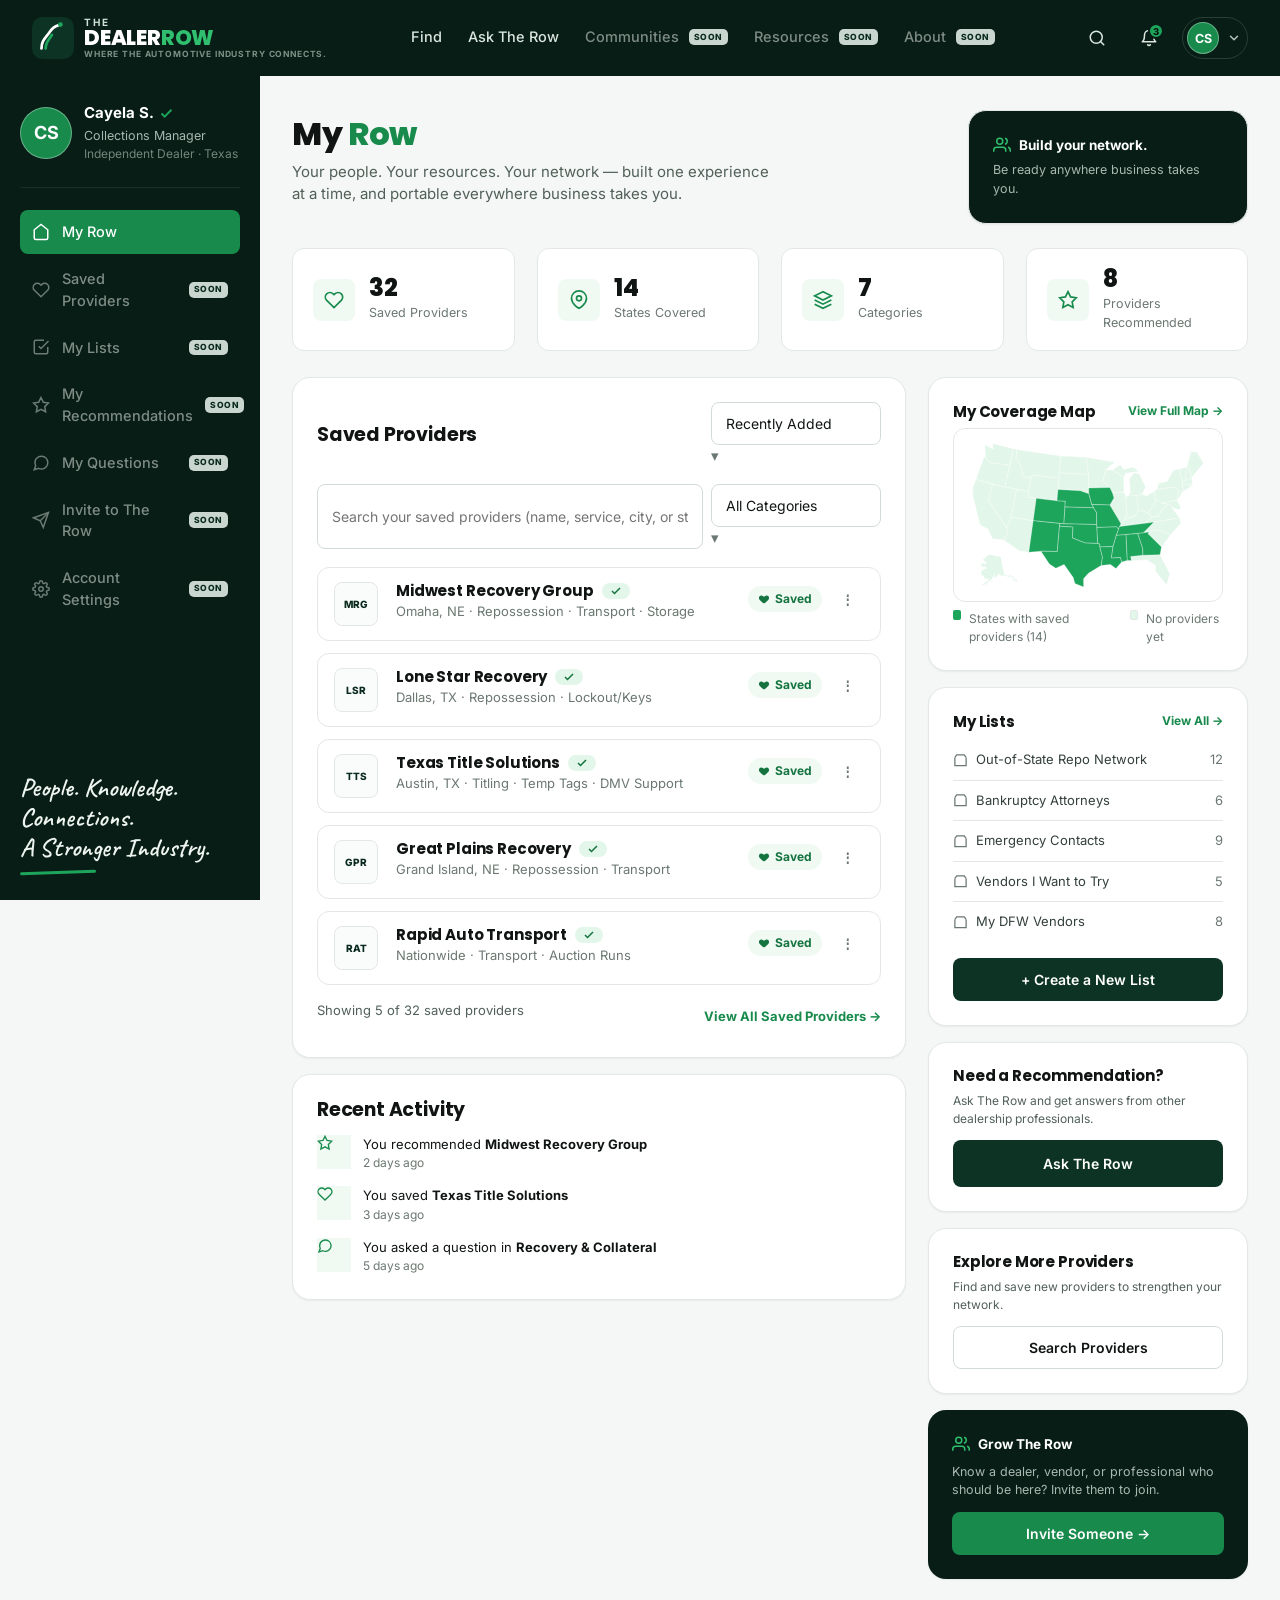
<file: my-row.html>
<!DOCTYPE html>
<html lang="en">
<head>
<meta charset="UTF-8">
<meta name="viewport" content="width=device-width, initial-scale=1.0">
<title>My Row | The Dealer Row</title>
<meta name="description" content="My Row — your personal, portable professional automotive network on The Dealer Row.">
<link rel="preconnect" href="https://fonts.googleapis.com">
<link href="https://fonts.googleapis.com/css2?family=Caveat:wght@600;700&family=Inter:wght@400;500;600;700;800&family=Poppins:wght@700;800&display=swap" rel="stylesheet">
<link rel="stylesheet" href="css/styles.css">
</head>
<body data-page="myrow">

<header class="site-header">
  <div class="container header-inner">
    <a href="index.html" class="logo">
      <svg class="logo-mark" viewBox="0 0 40 40" xmlns="http://www.w3.org/2000/svg"><rect width="40" height="40" rx="10" fill="#0d3324"/><path d="M9 30c0-8 4-10 8-16 2-3 4-5 8-6" stroke="#fff" stroke-width="2.6" fill="none" stroke-linecap="round"/><path d="M13 30c0-6 3-8 6-13" stroke="#1ea55c" stroke-width="2.6" fill="none" stroke-linecap="round"/><circle cx="27" cy="7.2" r="2.3" fill="#1ea55c"/></svg>
      <div class="logo-text"><span class="l1">THE</span><span class="l2">DEALER<span>ROW</span></span><span class="l3">WHERE THE AUTOMOTIVE INDUSTRY CONNECTS.</span></div>
    </a>
    <nav class="main-nav">
      <a href="find.html" data-page="find">Find</a>
      <a href="ask-the-row.html" data-page="ask">Ask The Row</a>
      <a href="#" class="nav-soon" data-soon="Communities" data-page="communities">Communities<span class="soon-tag">Soon</span></a>
      <a href="#" class="nav-soon" data-soon="Resources" data-page="resources">Resources<span class="soon-tag">Soon</span></a>
      <a href="#" class="nav-soon" data-soon="About" data-page="about">About<span class="soon-tag">Soon</span></a>
    </nav>
    <div class="header-actions">
      <button class="icon-btn" aria-label="Search" onclick="window.location.href='find.html'"><svg viewBox="0 0 24 24" fill="none" stroke="currentColor" stroke-width="2" stroke-linecap="round" stroke-linejoin="round"><circle cx="11" cy="11" r="8"></circle><line x1="21" y1="21" x2="16.65" y2="16.65"></line></svg></button>
      <button class="icon-btn" aria-label="Notifications" data-soon="Notifications">
        <svg viewBox="0 0 24 24" fill="none" stroke="currentColor" stroke-width="2" stroke-linecap="round" stroke-linejoin="round"><path d="M18 8A6 6 0 0 0 6 8c0 7-3 9-3 9h18s-3-2-3-9"></path><path d="M13.73 21a2 2 0 0 1-3.46 0"></path></svg>
        <span class="badge-dot">3</span>
      </button>
      <div class="avatar-wrap">
        <button class="avatar-btn" data-avatar-toggle>
          <div class="avatar">CS</div>
          <svg viewBox="0 0 24 24" fill="none" stroke="currentColor" stroke-width="2.5" stroke-linecap="round" stroke-linejoin="round"><polyline points="6 9 12 15 18 9"></polyline></svg>
        </button>
        <div class="avatar-menu">
          <div class="avatar-menu-user">
            <div class="avatar sm">CS</div>
            <div><strong>Cayela S. <svg viewBox="0 0 24 24" fill="none" stroke-width="3" style="stroke:var(--green-600);"><polyline points="20 6 9 17 4 12"></polyline></svg></strong><span>Collections Manager</span></div>
          </div>
          <a href="my-row.html" class="active"><svg viewBox="0 0 24 24" fill="none" stroke="currentColor" stroke-width="2"><path d="M3 9l9-7 9 7v11a2 2 0 0 1-2 2H5a2 2 0 0 1-2-2z"></path></svg>My Row</a>
          <a href="#" data-soon="Account Settings"><svg viewBox="0 0 24 24" fill="none" stroke="currentColor" stroke-width="2"><circle cx="12" cy="12" r="3"></circle><path d="M19.4 15a1.65 1.65 0 0 0 .33 1.82l.06.06a2 2 0 1 1-2.83 2.83l-.06-.06a1.65 1.65 0 0 0-1.82-.33 1.65 1.65 0 0 0-1 1.51V21a2 2 0 0 1-4 0v-.09A1.65 1.65 0 0 0 9 19.4a1.65 1.65 0 0 0-1.82.33l-.06.06a2 2 0 1 1-2.83-2.83l.06-.06a1.65 1.65 0 0 0 .33-1.82 1.65 1.65 0 0 0-1.51-1H3a2 2 0 0 1 0-4h.09A1.65 1.65 0 0 0 4.6 9a1.65 1.65 0 0 0-.33-1.82l-.06-.06a2 2 0 1 1 2.83-2.83l.06.06a1.65 1.65 0 0 0 1.82.33H9a1.65 1.65 0 0 0 1-1.51V3a2 2 0 0 1 4 0v.09a1.65 1.65 0 0 0 1 1.51 1.65 1.65 0 0 0 1.82-.33l.06-.06a2 2 0 1 1 2.83 2.83l-.06.06a1.65 1.65 0 0 0-.33 1.82V9a1.65 1.65 0 0 0 1.51 1H21a2 2 0 0 1 0 4h-.09a1.65 1.65 0 0 0-1.51 1z"></path></svg>Account Settings</a>
          <a href="index.html"><svg viewBox="0 0 24 24" fill="none" stroke="currentColor" stroke-width="2"><path d="M9 21H5a2 2 0 0 1-2-2V5a2 2 0 0 1 2-2h4"></path><polyline points="16 17 21 12 16 7"></polyline><line x1="21" y1="12" x2="9" y2="12"></line></svg>Log Out</a>
        </div>
      </div>
      <button class="hamburger" data-menu-toggle aria-label="Menu"><svg viewBox="0 0 24 24" fill="none" stroke="currentColor" stroke-width="2" stroke-linecap="round" stroke-linejoin="round"><line x1="3" y1="12" x2="21" y2="12"></line><line x1="3" y1="6" x2="21" y2="6"></line><line x1="3" y1="18" x2="21" y2="18"></line></svg></button>
    </div>
  </div>
</header>

<div class="mobile-menu-backdrop" data-menu-backdrop></div>

<div class="app-shell">
  <aside class="sidebar">
    <div class="sidebar-user">
      <div class="sidebar-user-row">
        <div class="avatar lg">CS</div>
        <div>
          <div class="sidebar-user-name">Cayela S. <svg viewBox="0 0 24 24" fill="none" stroke="currentColor" stroke-width="3"><polyline points="20 6 9 17 4 12"></polyline></svg></div>
          <div class="sidebar-user-role">Collections Manager</div>
          <div class="sidebar-user-sub">Independent Dealer &middot; Texas</div>
        </div>
      </div>
    </div>
    <nav class="sidebar-nav">
      <a href="my-row.html" class="active"><svg viewBox="0 0 24 24" fill="none" stroke="currentColor" stroke-width="2"><path d="M3 9l9-7 9 7v11a2 2 0 0 1-2 2H5a2 2 0 0 1-2-2z"></path></svg>My Row</a>
      <a href="#" class="nav-soon" data-soon="Saved Providers"><svg viewBox="0 0 24 24" fill="none" stroke="currentColor" stroke-width="2"><path d="M20.8 4.6a5.5 5.5 0 0 0-7.8 0L12 5.6l-1-1a5.5 5.5 0 1 0-7.8 7.8l1 1L12 21l7.8-7.6 1-1a5.5 5.5 0 0 0 0-7.8z"></path></svg>Saved Providers<span class="soon-tag">Soon</span></a>
      <a href="#" class="nav-soon" data-soon="My Lists"><svg viewBox="0 0 24 24" fill="none" stroke="currentColor" stroke-width="2"><path d="M9 11l3 3L22 4"></path><path d="M21 12v7a2 2 0 0 1-2 2H5a2 2 0 0 1-2-2V5a2 2 0 0 1 2-2h11"></path></svg>My Lists<span class="soon-tag">Soon</span></a>
      <a href="#" class="nav-soon" data-soon="My Recommendations"><svg viewBox="0 0 24 24" fill="none" stroke="currentColor" stroke-width="2"><polygon points="12 2 15.09 8.26 22 9.27 17 14.14 18.18 21.02 12 17.77 5.82 21.02 7 14.14 2 9.27 8.91 8.26 12 2"></polygon></svg>My Recommendations<span class="soon-tag">Soon</span></a>
      <a href="#" class="nav-soon" data-soon="My Questions"><svg viewBox="0 0 24 24" fill="none" stroke="currentColor" stroke-width="2"><path d="M21 11.5a8.38 8.38 0 0 1-.9 3.8 8.5 8.5 0 0 1-7.6 4.7 8.38 8.38 0 0 1-3.8-.9L3 21l1.9-5.7a8.38 8.38 0 0 1-.9-3.8 8.5 8.5 0 0 1 4.7-7.6 8.38 8.38 0 0 1 3.8-.9h.5a8.48 8.48 0 0 1 8 8v.5z"></path></svg>My Questions<span class="soon-tag">Soon</span></a>
      <a href="#" class="nav-soon" data-soon="Invite to The Row"><svg viewBox="0 0 24 24" fill="none" stroke="currentColor" stroke-width="2"><line x1="22" y1="2" x2="11" y2="13"></line><polygon points="22 2 15 22 11 13 2 9 22 2"></polygon></svg>Invite to The Row<span class="soon-tag">Soon</span></a>
      <a href="#" class="nav-soon" data-soon="Account Settings"><svg viewBox="0 0 24 24" fill="none" stroke="currentColor" stroke-width="2"><circle cx="12" cy="12" r="3"></circle><path d="M19.4 15a1.65 1.65 0 0 0 .33 1.82l.06.06a2 2 0 1 1-2.83 2.83l-.06-.06a1.65 1.65 0 0 0-1.82-.33 1.65 1.65 0 0 0-1 1.51V21a2 2 0 0 1-4 0v-.09A1.65 1.65 0 0 0 9 19.4a1.65 1.65 0 0 0-1.82.33l-.06.06a2 2 0 1 1-2.83-2.83l.06-.06a1.65 1.65 0 0 0 .33-1.82 1.65 1.65 0 0 0-1.51-1H3a2 2 0 0 1 0-4h.09A1.65 1.65 0 0 0 4.6 9a1.65 1.65 0 0 0-.33-1.82l-.06-.06a2 2 0 1 1 2.83-2.83l.06.06a1.65 1.65 0 0 0 1.82.33H9a1.65 1.65 0 0 0 1-1.51V3a2 2 0 0 1 4 0v.09a1.65 1.65 0 0 0 1 1.51 1.65 1.65 0 0 0 1.82-.33l.06-.06a2 2 0 1 1 2.83 2.83l-.06.06a1.65 1.65 0 0 0-.33 1.82V9a1.65 1.65 0 0 0 1.51 1H21a2 2 0 0 1 0 4h-.09a1.65 1.65 0 0 0-1.51 1z"></path></svg>Account Settings<span class="soon-tag">Soon</span></a>
    </nav>
    <div class="sidebar-tagline script">
      People. Knowledge.<br>Connections.<br>A Stronger Industry.
      <span class="underline"></span>
    </div>
  </aside>

  <main class="main-content">
    <div class="flex justify-between items-center" style="flex-wrap:wrap;gap:16px;">
      <div>
        <h1 style="font-size:32px;">My <span style="color:var(--green-600);">Row</span></h1>
        <p style="max-width:480px;">Your people. Your resources. Your network — built one experience at a time, and portable everywhere business takes you.</p>
      </div>
      <div class="card card-pad" style="background:var(--forest-950);color:#fff;max-width:280px;">
        <div class="flex gap-8 items-center"><svg viewBox="0 0 24 24" width="18" height="18" fill="none" stroke-width="2" style="stroke:var(--green-400);"><path d="M17 21v-2a4 4 0 0 0-4-4H5a4 4 0 0 0-4 4v2"></path><circle cx="9" cy="7" r="4"></circle><path d="M23 21v-2a4 4 0 0 0-3-3.87"></path><path d="M16 3.13a4 4 0 0 1 0 7.75"></path></svg><strong style="font-size:13.5px;">Build your network.</strong></div>
        <p style="color:#a9b8b0;font-size:12.5px;margin:6px 0 0;">Be ready anywhere business takes you.</p>
      </div>
    </div>

    <div class="grid grid-4 mt-24">
      <div class="stat-tile">
        <div class="icon"><svg viewBox="0 0 24 24" fill="none" stroke="currentColor" stroke-width="2"><path d="M20.8 4.6a5.5 5.5 0 0 0-7.8 0L12 5.6l-1-1a5.5 5.5 0 1 0-7.8 7.8l1 1L12 21l7.8-7.6 1-1a5.5 5.5 0 0 0 0-7.8z"></path></svg></div>
        <div><div class="num" id="savedCountStat">32</div><div class="lbl">Saved Providers</div></div>
      </div>
      <div class="stat-tile">
        <div class="icon"><svg viewBox="0 0 24 24" fill="none" stroke="currentColor" stroke-width="2"><path d="M21 10c0 7-9 12-9 12s-9-5-9-12a9 9 0 0 1 18 0z"></path><circle cx="12" cy="10" r="3"></circle></svg></div>
        <div><div class="num">14</div><div class="lbl">States Covered</div></div>
      </div>
      <div class="stat-tile">
        <div class="icon"><svg viewBox="0 0 24 24" fill="none" stroke="currentColor" stroke-width="2"><path d="M12 2 2 7l10 5 10-5-10-5z"></path><path d="M2 17l10 5 10-5"></path><path d="M2 12l10 5 10-5"></path></svg></div>
        <div><div class="num">7</div><div class="lbl">Categories</div></div>
      </div>
      <div class="stat-tile">
        <div class="icon"><svg viewBox="0 0 24 24" fill="none" stroke="currentColor" stroke-width="2"><polygon points="12 2 15.09 8.26 22 9.27 17 14.14 18.18 21.02 12 17.77 5.82 21.02 7 14.14 2 9.27 8.91 8.26 12 2"></polygon></svg></div>
        <div><div class="num">8</div><div class="lbl">Providers Recommended</div></div>
      </div>
    </div>

    <div class="grid dashboard-grid" style="align-items:flex-start; margin-top:26px;">

      <div>
        <div class="card card-pad">
          <div class="flex justify-between items-center" style="flex-wrap:wrap;gap:10px;">
            <h3 style="margin:0;">Saved Providers</h3>
            <div class="select-wrap" style="width:170px;">
              <select class="input select"><option>Recently Added</option><option>Name A&ndash;Z</option><option>State</option></select>
              <span style="color:var(--text-500);">&#9662;</span>
            </div>
          </div>
          <div class="flex gap-8 mt-16">
            <input class="input" id="savedSearch" placeholder="Search your saved providers (name, service, city, or state)...">
            <div class="select-wrap" style="width:170px;flex-shrink:0;">
              <select class="input select"><option>All Categories</option><option>Recovery &amp; Collateral</option><option>Titling</option><option>Transport</option></select>
              <span style="color:var(--text-500);">&#9662;</span>
            </div>
          </div>

          <div style="display:flex;flex-direction:column;gap:12px;margin-top:18px;" id="savedList">
            <div class="result-card" style="padding:14px 16px;" data-name="Midwest Recovery Group Omaha NE Repossession Transport Storage">
              <div class="result-logo" style="width:44px;height:44px;font-size:10px;">MRG</div>
              <div class="result-meta">
                <div class="result-title-row"><h3 style="font-size:15px;">Midwest Recovery Group</h3><span class="badge badge-verified" style="padding:2px 8px;"><svg viewBox="0 0 24 24" fill="none" stroke="currentColor" stroke-width="3"><polyline points="20 6 9 17 4 12"></polyline></svg></span></div>
                <div class="result-sub" style="margin:2px 0;">Omaha, NE &middot; Repossession &middot; Transport &middot; Storage</div>
              </div>
              <div class="flex gap-8" style="align-items:center;flex-shrink:0;">
                <span class="badge" style="background:var(--green-50);color:var(--green-700);"><svg viewBox="0 0 24 24" width="12" height="12" fill="currentColor"><path d="M12 21s-7-4.35-9.5-8.5C1 9 2.5 5 6.5 5 9 5 11 6.8 12 8c1-1.2 3-3 5.5-3 4 0 5.5 4 4 7.5C19 16.65 12 21 12 21z"/></svg>Saved</span>
                <button class="btn btn-sm" style="width:34px;padding:8px;color:var(--text-500);" data-soon="Provider options">&#8942;</button>
              </div>
            </div>
            <div class="result-card" style="padding:14px 16px;" data-name="Lone Star Recovery Dallas TX Repossession Lockout Keys">
              <div class="result-logo" style="width:44px;height:44px;font-size:10px;">LSR</div>
              <div class="result-meta">
                <div class="result-title-row"><h3 style="font-size:15px;">Lone Star Recovery</h3><span class="badge badge-verified" style="padding:2px 8px;"><svg viewBox="0 0 24 24" fill="none" stroke="currentColor" stroke-width="3"><polyline points="20 6 9 17 4 12"></polyline></svg></span></div>
                <div class="result-sub" style="margin:2px 0;">Dallas, TX &middot; Repossession &middot; Lockout/Keys</div>
              </div>
              <div class="flex gap-8" style="align-items:center;flex-shrink:0;">
                <span class="badge" style="background:var(--green-50);color:var(--green-700);"><svg viewBox="0 0 24 24" width="12" height="12" fill="currentColor"><path d="M12 21s-7-4.35-9.5-8.5C1 9 2.5 5 6.5 5 9 5 11 6.8 12 8c1-1.2 3-3 5.5-3 4 0 5.5 4 4 7.5C19 16.65 12 21 12 21z"/></svg>Saved</span>
                <button class="btn btn-sm" style="width:34px;padding:8px;color:var(--text-500);" data-soon="Provider options">&#8942;</button>
              </div>
            </div>
            <div class="result-card" style="padding:14px 16px;" data-name="Texas Title Solutions Austin TX Titling Temp Tags DMV Support">
              <div class="result-logo" style="width:44px;height:44px;font-size:10px;">TTS</div>
              <div class="result-meta">
                <div class="result-title-row"><h3 style="font-size:15px;">Texas Title Solutions</h3><span class="badge badge-verified" style="padding:2px 8px;"><svg viewBox="0 0 24 24" fill="none" stroke="currentColor" stroke-width="3"><polyline points="20 6 9 17 4 12"></polyline></svg></span></div>
                <div class="result-sub" style="margin:2px 0;">Austin, TX &middot; Titling &middot; Temp Tags &middot; DMV Support</div>
              </div>
              <div class="flex gap-8" style="align-items:center;flex-shrink:0;">
                <span class="badge" style="background:var(--green-50);color:var(--green-700);"><svg viewBox="0 0 24 24" width="12" height="12" fill="currentColor"><path d="M12 21s-7-4.35-9.5-8.5C1 9 2.5 5 6.5 5 9 5 11 6.8 12 8c1-1.2 3-3 5.5-3 4 0 5.5 4 4 7.5C19 16.65 12 21 12 21z"/></svg>Saved</span>
                <button class="btn btn-sm" style="width:34px;padding:8px;color:var(--text-500);" data-soon="Provider options">&#8942;</button>
              </div>
            </div>
            <div class="result-card" style="padding:14px 16px;" data-name="Great Plains Recovery Grand Island NE Repossession Transport">
              <div class="result-logo" style="width:44px;height:44px;font-size:10px;">GPR</div>
              <div class="result-meta">
                <div class="result-title-row"><h3 style="font-size:15px;">Great Plains Recovery</h3><span class="badge badge-verified" style="padding:2px 8px;"><svg viewBox="0 0 24 24" fill="none" stroke="currentColor" stroke-width="3"><polyline points="20 6 9 17 4 12"></polyline></svg></span></div>
                <div class="result-sub" style="margin:2px 0;">Grand Island, NE &middot; Repossession &middot; Transport</div>
              </div>
              <div class="flex gap-8" style="align-items:center;flex-shrink:0;">
                <span class="badge" style="background:var(--green-50);color:var(--green-700);"><svg viewBox="0 0 24 24" width="12" height="12" fill="currentColor"><path d="M12 21s-7-4.35-9.5-8.5C1 9 2.5 5 6.5 5 9 5 11 6.8 12 8c1-1.2 3-3 5.5-3 4 0 5.5 4 4 7.5C19 16.65 12 21 12 21z"/></svg>Saved</span>
                <button class="btn btn-sm" style="width:34px;padding:8px;color:var(--text-500);" data-soon="Provider options">&#8942;</button>
              </div>
            </div>
            <div class="result-card" style="padding:14px 16px;" data-name="Rapid Auto Transport Nationwide Transport Auction Runs">
              <div class="result-logo" style="width:44px;height:44px;font-size:10px;">RAT</div>
              <div class="result-meta">
                <div class="result-title-row"><h3 style="font-size:15px;">Rapid Auto Transport</h3><span class="badge badge-verified" style="padding:2px 8px;"><svg viewBox="0 0 24 24" fill="none" stroke="currentColor" stroke-width="3"><polyline points="20 6 9 17 4 12"></polyline></svg></span></div>
                <div class="result-sub" style="margin:2px 0;">Nationwide &middot; Transport &middot; Auction Runs</div>
              </div>
              <div class="flex gap-8" style="align-items:center;flex-shrink:0;">
                <span class="badge" style="background:var(--green-50);color:var(--green-700);"><svg viewBox="0 0 24 24" width="12" height="12" fill="currentColor"><path d="M12 21s-7-4.35-9.5-8.5C1 9 2.5 5 6.5 5 9 5 11 6.8 12 8c1-1.2 3-3 5.5-3 4 0 5.5 4 4 7.5C19 16.65 12 21 12 21z"/></svg>Saved</span>
                <button class="btn btn-sm" style="width:34px;padding:8px;color:var(--text-500);" data-soon="Provider options">&#8942;</button>
              </div>
            </div>
          </div>

          <div class="flex justify-between items-center mt-16">
            <p class="text-sm mt-0" id="savedShowingText">Showing 5 of 32 saved providers</p>
            <a href="#" class="text-sm" style="color:var(--green-600);font-weight:700;" data-soon="View All Saved Providers">View All Saved Providers &rarr;</a>
          </div>
        </div>

        <div class="card card-pad mt-16">
          <h3>Recent Activity</h3>
          <div style="display:flex;flex-direction:column;gap:14px;margin-top:14px;">
            <div class="flex gap-12" style="align-items:flex-start;">
              <div class="icon" style="width:34px;height:34px;background:var(--green-50);color:var(--green-600);flex-shrink:0;"><svg viewBox="0 0 24 24" width="16" height="16" fill="none" stroke="currentColor" stroke-width="2"><polygon points="12 2 15.09 8.26 22 9.27 17 14.14 18.18 21.02 12 17.77 5.82 21.02 7 14.14 2 9.27 8.91 8.26 12 2"></polygon></svg></div>
              <div><div class="text-sm" style="color:var(--text-900);">You recommended <strong>Midwest Recovery Group</strong></div><div class="text-xs text-muted">2 days ago</div></div>
            </div>
            <div class="flex gap-12" style="align-items:flex-start;">
              <div class="icon" style="width:34px;height:34px;background:var(--green-50);color:var(--green-600);flex-shrink:0;"><svg viewBox="0 0 24 24" width="16" height="16" fill="none" stroke="currentColor" stroke-width="2"><path d="M20.8 4.6a5.5 5.5 0 0 0-7.8 0L12 5.6l-1-1a5.5 5.5 0 1 0-7.8 7.8l1 1L12 21l7.8-7.6 1-1a5.5 5.5 0 0 0 0-7.8z"></path></svg></div>
              <div><div class="text-sm" style="color:var(--text-900);">You saved <strong>Texas Title Solutions</strong></div><div class="text-xs text-muted">3 days ago</div></div>
            </div>
            <div class="flex gap-12" style="align-items:flex-start;">
              <div class="icon" style="width:34px;height:34px;background:var(--green-50);color:var(--green-600);flex-shrink:0;"><svg viewBox="0 0 24 24" width="16" height="16" fill="none" stroke="currentColor" stroke-width="2"><path d="M21 11.5a8.38 8.38 0 0 1-.9 3.8 8.5 8.5 0 0 1-7.6 4.7 8.38 8.38 0 0 1-3.8-.9L3 21l1.9-5.7a8.38 8.38 0 0 1-.9-3.8 8.5 8.5 0 0 1 4.7-7.6 8.38 8.38 0 0 1 3.8-.9h.5a8.48 8.48 0 0 1 8 8v.5z"></path></svg></div>
              <div><div class="text-sm" style="color:var(--text-900);">You asked a question in <strong>Recovery &amp; Collateral</strong></div><div class="text-xs text-muted">5 days ago</div></div>
            </div>
          </div>
        </div>
      </div>

      <aside>
        <div class="card card-pad">
          <div class="flex justify-between items-center"><h4 style="margin:0;">My Coverage Map</h4><a href="#" class="text-xs" style="color:var(--green-600);font-weight:700;" data-soon="Full Map">View Full Map &rarr;</a></div>
          <div class="map-box mt-8">
            <svg class="us-map-svg" viewBox="0 0 960 600" xmlns="http://www.w3.org/2000/svg" role="img" aria-label="Map of the United States with your 14 covered states highlighted in green">
              <path class="state" d="M132.5,521.5L132.5,521.5L132.5,521.5ZM131.2,534.9L131.2,534.9L131.2,534.9ZM128.5,536.4L128.5,536.4L128.5,536.4ZM127.8,536.5L127.8,536.5L127.8,536.5ZM127.2,536.3L127.2,536.3L127.2,536.3ZM127.4,543.3L127.4,543.3L127.4,543.3ZM126.5,538.1L126.5,538.1L126.5,538.1ZM126.2,527.6L126.2,527.6L126.2,527.6ZM125.4,538.2L125.4,538.2L125.4,538.2ZM124.2,529L124.2,529L124.2,529ZM121.5,544.5L121.5,544.5L121.5,544.5ZM120.9,534.8L120.9,534.8L120.9,534.8ZM118.6,554.6L118.6,554.6L118.6,554.6ZM117.8,555.7L117.8,555.7L117.8,555.7ZM116.2,549.6L125.2,545.2L119.3,554.2ZM116,556.5L116,556.5L116,556.5ZM112,560.9L112,560.9L112,560.9ZM108,559.2L108,559.2L108,559.2ZM107.8,558L107.8,558L107.8,558ZM105.8,555.4L105.8,555.4L105.8,555.4ZM103.4,556.7L103.4,556.7L103.4,556.7ZM99.1,560.2L99.1,560.2L99.1,560.2ZM98.1,559.8L98.1,559.8L98.1,559.8ZM96.8,566.9L96.8,566.9L96.8,566.9ZM97.1,560.6L97.1,560.6L97.1,560.6ZM96.3,566.5L96.3,566.5L96.3,566.5ZM95.6,567.4L95.6,567.4L95.6,567.4ZM95.6,564.6L95.6,564.6L95.6,564.6ZM94.7,567.3L94.7,567.3L94.7,567.3ZM94.7,565.5L94.7,565.5L94.7,565.5ZM93.8,563.4L93.8,563.4L93.8,563.4ZM92.9,566.3L92.9,566.3L92.9,566.3ZM95.3,538.7L95.3,538.7L95.3,538.7ZM92.9,562.6L92.9,562.6L92.9,562.6ZM94.8,538.8L94.8,538.8L94.8,538.8ZM90.7,563.2L90.7,563.2L90.7,563.2ZM92.3,539.2L92.3,539.2L92.3,539.2ZM88.2,563.7L88.2,563.7L88.2,563.7ZM87.1,563.6L87.1,563.6L87.1,563.6ZM86.2,564.2L86.2,564.2L86.2,564.2ZM83.8,565.3L83.8,565.3L83.8,565.3ZM91.1,502.1L91.1,502.1L91.1,502.1ZM81.7,568.5L81.7,568.5L81.7,568.5ZM81.2,561.2L81.2,561.2L81.2,561.2ZM72.8,569L72.8,569L72.8,569ZM71.2,569.5L71.2,569.5L71.2,569.5ZM70,569.5L70,569.5L70,569.5ZM69.6,569.7L69.6,569.7L69.6,569.7ZM69.4,568.1L69.4,568.1L69.4,568.1ZM67.5,568.6L67.5,568.6L67.5,568.6ZM66.9,569.6L66.9,569.6L66.9,569.6ZM70.8,523.8L70.8,523.8L70.8,523.8ZM58.9,573L58.9,573L58.9,573ZM76.8,484.2L89,479.6L90.2,483.6L98.6,483.4L96.9,477.2L84.8,465.8L92,462.8L99.5,453.6L112.5,447.7L142.3,455.9L146.3,453.8L152.7,456.4L166,523.4L172.7,523.6L181,530.6L186.4,522.3L196.9,529.7L206.9,540.5L214.7,541.5L215.9,551.9L204.7,545.1L187.7,525.8L191.2,533.3L185.5,534.7L169.3,527.4L154.9,527.7L143.7,520.8L141.7,528.8L128.2,536.3L128.1,522.7L121.5,537.9L101,556.6L100.8,559.2L73.1,567.5L104.8,547.8L107.5,538.3L99.9,541.2L95.6,536L89.7,539.2L88.9,527.1L83.9,529.2L77.1,515.3L86.3,503.8L97.4,501.4L96.9,492.9L92.4,495.2L81,493.1ZM53,575.1L53,575.1L53,575.1ZM51.9,575.5L51.9,575.5L51.9,575.5ZM50.1,573.6L50.1,573.6L50.1,573.6ZM56.3,547.6L56.3,547.6L56.3,547.6ZM50.2,572.8L50.2,572.8L50.2,572.8ZM48.8,574.3L48.8,574.3L48.8,574.3ZM48.5,573.7L48.5,573.7L48.5,573.7ZM47.8,574.9L47.8,574.9L47.8,574.9ZM54.8,543.1L54.8,543.1L54.8,543.1ZM44.8,575.1L44.8,575.1L44.8,575.1ZM43.4,574.8L43.4,574.8L43.4,574.8ZM42.5,575.3L42.5,575.3L42.5,575.3ZM61.8,496.4L71.4,500.7L67.7,502.6ZM36.5,575.1L36.5,575.1L36.5,575.1ZM51.6,516.8L51.6,516.8L51.6,516.8ZM51.9,515.4L51.9,515.4L51.9,515.4ZM30,574.4L30,574.4L30,574.4ZM24.2,573.4L24.2,573.4L24.2,573.4ZM23.3,573.4L23.3,573.4L23.3,573.4ZM23.7,572L23.7,572L23.7,572ZM22.3,573.2L22.3,573.2L22.3,573.2ZM21.4,572.8L21.4,572.8L21.4,572.8ZM20.6,571.7L20.6,571.7L20.6,571.7ZM19.9,573.4L19.9,573.4L19.9,573.4ZM16.1,573.6L16.1,573.6L16.1,573.6ZM14.8,570.9L14.8,570.9L14.8,570.9ZM13.3,572L13.3,572L13.3,572ZM11.5,570L11.5,570L11.5,570ZM8.8,571.1L8.8,571.1L8.8,571.1ZM8,571L8,571L8,571ZM8.5,569.5L8.5,569.5L8.5,569.5ZM6.9,572.1L6.9,572.1L6.9,572.1ZM6,572.5L6,572.5L6,572.5ZM2.1,565.4L2.1,565.4L2.1,565.4ZM-2.5,566.2L-2.5,566.2L-2.5,566.2ZM-2.2,563.6L-2.2,563.6L-2.2,563.6ZM-3.5,564.2L-3.5,564.2L-3.5,564.2ZM-3.5,562.5L-3.5,562.5L-3.5,562.5ZM-7.6,561.8L-7.6,561.8L-7.6,561.8ZM-11.6,556.1L-11.6,556.1L-11.6,556.1ZM-17.6,550.1L-17.6,550.1L-17.6,550.1ZM-18,549.7L-18,549.7L-18,549.7ZM-18.2,549.4L-18.2,549.4L-18.2,549.4ZM-21.5,550.7L-21.5,550.7L-21.5,550.7ZM-23.2,545.4L-23.2,545.4L-23.2,545.4ZM212.8,550.1L212.8,550.1L212.8,550.1ZM212.2,551.5L212.2,551.5L212.2,551.5ZM211.7,551.7L211.7,551.7L211.7,551.7ZM211.4,551.1L211.4,551.1L211.4,551.1ZM209.7,549.1L209.7,549.1L209.7,549.1ZM204.6,542L204.6,542L204.6,542ZM204.6,543L204.6,543L204.6,543ZM204,542.4L204,542.4L204,542.4ZM206.6,553.2L206.6,553.2L206.6,553.2ZM203.2,544.6L203.2,544.6L203.2,544.6ZM202.7,543.8L202.7,543.8L202.7,543.8ZM203.8,550.6L203.8,550.6L203.8,550.6ZM204.1,554.8L204.1,554.8L204.1,554.8ZM202.1,549.6L202.1,549.6L202.1,549.6ZM201.7,549.4L201.7,549.4L201.7,549.4ZM201.9,551L201.9,551L201.9,551ZM200.7,547.5L202.4,544.2L210.6,554ZM197.5,538.2L197.5,538.2L197.5,538.2ZM200.3,548L200.3,548L200.3,548ZM198.6,548.5L198.6,548.5L198.6,548.5ZM196.5,542L204.2,541.5L198.6,546.9ZM191.1,531.6L191.1,531.6L191.1,531.6ZM190.6,530.9L190.6,530.9L190.6,530.9ZM188.4,527.7L188.4,527.7L188.4,527.7ZM190.5,539.8L190.5,539.8L190.5,539.8ZM188.4,532.7L188.4,532.7L188.4,532.7ZM190.1,540.8L190.1,540.8L190.1,540.8ZM186.4,531.5L186.4,531.5L186.4,531.5ZM187,533.8L187,533.8L187,533.8ZM186.1,536.7L186.1,536.7L186.1,536.7ZM149.3,525.7L149.3,525.7L149.3,525.7ZM148,525.6L148,525.6L148,525.6ZM142.9,522.6L142.9,522.6L142.9,522.6ZM142.5,524.3L142.5,524.3L142.5,524.3ZM142.7,527.3L142.7,527.3L142.7,527.3ZM141.5,530.9L141.5,530.9L141.5,530.9ZM141.1,527.5L141.1,527.5L141.1,527.5ZM140.6,524L140.6,524L140.6,524Z"><title>Alaska</title></path><path class="state" d="M163.9,394.2L180.1,364.2L174.8,347.3L192.5,307.7L274.3,321.2L257.9,439.6L222.1,434.3Z"><title>Arizona</title></path><path class="state" d="M101.3,364L101.3,364L101.3,364ZM99,373.1L99,373.1L99,373.1ZM93.6,361.8L93.6,361.8L93.6,361.8ZM90.1,349.3L90.1,349.3L90.1,349.3ZM83.8,364L83.8,364L83.8,364ZM82.2,346.2L82.2,346.2L82.2,346.2ZM76.4,346.3L76.4,346.3L76.4,346.3ZM73.2,344.7L73.2,344.7L73.2,344.7ZM60.1,166.1L122.7,183.8L122.7,183.9L106.9,245.1L174.8,347.3L180.1,364.2L163.9,394.2L121.9,389.2L105.1,352.7L75,336.2L48.6,229.8L47.1,200.5Z"><title>California</title></path><path class="state" d="M834.2,188.3L859.7,182.8L862.4,197.1L836.8,210.8Z"><title>Connecticut</title></path><path class="state" d="M792.4,264.9L794.2,267.6L792.4,264.9Z"><title>District of Columbia</title></path><path class="state" d="M813.8,245.4L814,245.9L813.8,245.4ZM809.8,244.3L815.3,241.3L814.4,244.1L827.2,267.9Z"><title>Delaware</title></path><path class="state" d="M781.9,567.2L781.9,567.2L781.9,567.2ZM780.2,568.6L780.2,568.6L780.2,568.6ZM775.3,571.4L775.3,571.4L775.3,571.4ZM762.6,576.2L762.6,576.2L762.6,576.2ZM758.9,577.3L758.9,577.3L758.9,577.3ZM755.9,577.3L755.9,577.3L755.9,577.3ZM747.6,533.8L747.6,533.8L747.6,533.8ZM741,578L741,578L741,578ZM695,475.6L695,475.6L695,475.6ZM686.1,451.2L750.2,448.7L786.9,520.9L774.8,562.8L733.4,511.3L733.3,489.4L701.5,468.4L642.6,470.8L639.9,456Z"><title>Florida</title></path><path class="state" d="M311.9,558L311.9,558L311.9,558ZM299.2,533.5L299.2,533.5L299.2,533.5ZM299.1,541.6L299.1,541.6L299.1,541.6ZM292.1,533.8L292.1,533.8L292.1,533.8ZM287.2,529.7L287.2,529.7L287.2,529.7ZM268.2,519.7L268.2,519.7L268.2,519.7ZM238.7,510.1L238.7,510.1L238.7,510.1ZM229.7,513.8L229.7,513.8L229.7,513.8Z"><title>Hawaii</title></path><path class="state" d="M187.4,112.9L199.5,51.6L212.9,54.5L210.6,87.5L226.9,108.1L237.5,156.1L266.3,160.5L258.1,211.9L212.5,204.1L167.4,194.5Z"><title>Idaho</title></path><path class="state" d="M562.1,262.8L577.6,236.3L571.9,217.3L615.4,214.5L621.1,230.6L627.1,293L620.2,313.6L603.4,332.2Z"><title>Illinois</title></path><path class="state" d="M621.1,230.6L631.8,228.5L663.1,226.5L669.3,280.9L654,305.6L620.2,313.6L627.1,293Z"><title>Indiana</title></path><path class="state" d="M603.4,332.2L620.2,313.6L654,305.6L669.3,280.9L706.8,290.6L719.7,307.6L694.4,331.1L599.4,342.8ZM598.3,342.9L597.4,342.9L598.3,342.9Z"><title>Kentucky</title></path><path class="state" d="M886.3,190.9L886.3,190.9L886.3,190.9ZM877.7,192.3L877.7,192.3L877.7,192.3ZM834,173.2L846.1,170.6L869.5,161.3L872.6,190.5L870.5,187.2L869.8,186.6L859.7,182.8L834.2,188.3Z"><title>Massachusetts</title></path><path class="state" d="M814.5,281.5L813.7,281.7L814.5,281.5ZM812.1,278.3L812.1,278.3L812.1,278.3ZM804.5,266L804.5,266L804.5,266ZM752.1,255.6L809.8,244.3L827.2,267.9L826.2,277.4L819.7,280.4L793.5,271.1L794.2,267.6L792.4,264.9L781.3,258.8Z"><title>Maryland</title></path><path class="state" d="M897.5,124.4L897.5,124.4L897.5,124.4ZM895.8,125.7L895.8,125.7L895.8,125.7ZM894.3,122.1L894.3,122.1L894.3,122.1ZM890.5,125.6L890.5,125.6L890.5,125.6ZM891.7,133.6L891.7,133.6L891.7,133.6ZM889.7,128.5L889.7,128.5L889.7,128.5ZM888.6,125.8L888.6,125.8L888.6,125.8ZM870.2,157.1L852.3,113L866.2,62.4L888.2,64.4L913.4,106Z"><title>Maine</title></path><path class="state" d="M655,139.2L655,139.2L655,139.2ZM644.4,142.2L644.4,142.2L644.4,142.2ZM642.4,141.4L642.4,141.4L642.4,141.4ZM641.4,146.4L641.4,146.4L641.4,146.4ZM640.1,143.6L640.1,143.6L640.1,143.6ZM638.1,150L638.1,150L638.1,150ZM636.1,156.6L636.1,156.6L636.1,156.6ZM635,159.4L635,159.4L635,159.4ZM625.9,147.6L625.9,147.6L625.9,147.6ZM631.8,228.5L639,213.3L634.2,166.3L653.4,141L673.1,147.6L695.8,194.3L683.8,223.1L663.1,226.5ZM585.2,103.7L585.2,103.7L585.2,103.7ZM570.3,132.1L601,111.3L614,129.7L648.5,120.9L670.7,136.2L620.7,143.4L613.7,159.7L609.5,154.9L609.5,154.9L571.3,132.6L571.3,132.6Z"><title>Michigan</title></path><path class="state" d="M472.6,83.7L580.4,101.6L547.2,130.3L537.1,171.3L562,196.9L482.9,198.7L481.5,147.6Z"><title>Minnesota</title></path><path class="state" d="M212.9,54.5L377.9,79.1L372.5,142.4L370.7,162.2L268,149.6L266.3,160.5L237.5,156.1L226.9,108.1L210.6,87.5Z"><title>Montana</title></path><path class="state" d="M827.8,322.3L827.8,322.3L827.8,322.3ZM826.9,341.2L826.9,341.2L826.9,341.2ZM727.4,326.7L822.8,310.1L828.6,329.8L789.5,374.9L742.6,355.2L708.3,363.4L687.9,366.3Z"><title>North Carolina</title></path><path class="state" d="M377.9,79.1L472.6,83.7L481.5,147.6L372.5,142.4Z"><title>North Dakota</title></path><path class="state" d="M848,120.5L852.3,113L870.2,157.1L869.5,161.3L846.1,170.6Z"><title>New Hampshire</title></path><path class="state" d="M813.8,245.4L814.4,244.1L815.3,241.3L819.2,206.8L832.3,218.2L832.1,218.9L829.9,222.9L814,245.9Z"><title>New Jersey</title></path><path class="state" d="M122.7,183.9L122.7,183.8L167.4,194.5L212.5,204.1L192.5,307.7L174.8,347.3L106.9,245.1Z"><title>Nevada</title></path><path class="state" d="M860.1,199.1L860.1,199.1L860.1,199.1ZM859.3,202.7L859.3,202.7L859.3,202.7ZM857.7,201.3L857.7,201.3L857.7,201.3ZM832.1,218.9L829.9,222.9L832.1,218.9ZM782.8,160.5L782.8,160.5L782.8,160.5ZM781.5,160.4L781.5,160.4L781.5,160.4ZM738.4,203.3L745.2,180.9L776.8,174.7L800.2,132.1L821.6,127.2L834,173.2L834.2,188.3L836.8,210.8L832.3,218.2L819.2,206.8L806.2,195.8Z"><title>New York</title></path><path class="state" d="M695.2,224.3L695.2,224.3L695.2,224.3ZM693.4,223.6L693.4,223.6L693.4,223.6ZM663.1,226.5L683.8,223.1L699.8,228.4L728,211.3L732.5,239.2L730.8,259.3L706.8,290.6L669.3,280.9Z"><title>Ohio</title></path><path class="state" d="M95.5,83.3L109.2,102.9L187.4,112.9L167.4,194.5L122.7,183.8L122.7,183.9L122.7,183.8L60.1,166.1L90,83.6Z"><title>Oregon</title></path><path class="state" d="M728,211.3L738.4,203.3L806.2,195.8L819.2,206.8L815.3,241.3L809.8,244.3L752.1,255.6L732.5,239.2Z"><title>Pennsylvania</title></path><path class="state" d="M870.5,187.2L872.6,190.5L870.5,187.2ZM868,188.2L868,188.2L868,188.2ZM868.6,192.4L868.6,192.4L868.6,192.4ZM867,199.4L867,199.4L867,199.4ZM862.4,197.1L859.7,182.8L869.8,186.6Z"><title>Rhode Island</title></path><path class="state" d="M708.3,363.4L742.6,355.2L789.5,374.9L755.6,419.6L705.4,370.6Z"><title>South Carolina</title></path><path class="state" d="M370.7,162.2L372.5,142.4L481.5,147.6L482.9,198.7L482.9,219.9L451.6,208.8L367.2,204Z"><title>South Dakota</title></path><path class="state" d="M212.5,204.1L258.1,211.9L254.8,232.8L285.8,237.4L274.3,321.2L192.5,307.7Z"><title>Utah</title></path><path class="state" d="M814.9,283.7L814.9,283.7L814.9,283.7ZM819.7,280.4L826.2,277.4L819.7,280.4ZM814.5,281.5L813.7,281.7L814.5,281.5ZM719.7,307.6L746.9,303.9L753.4,283L781.3,258.8L792.4,264.9L794.2,267.6L793.5,271.1L822.8,310.1L727.4,326.7L694.4,331.1Z"><title>Virginia</title></path><path class="state" d="M821.6,127.2L848,120.5L846.1,170.6L834,173.2Z"><title>Vermont</title></path><path class="state" d="M116,65.4L116,65.4L116,65.4ZM121.2,41.2L121.2,41.2L121.2,41.2ZM121.2,37.2L121.2,37.2L121.2,37.2ZM120.2,40.1L120.2,40.1L120.2,40.1ZM117.7,47.1L117.7,47.1L117.7,47.1ZM118.2,35L118.2,35L118.2,35ZM116.4,36.5L116.4,36.5L116.4,36.5ZM117.9,30.4L117.9,30.4L117.9,30.4ZM114,38.1L114,38.1L114,38.1ZM114.1,36.1L114.1,36.1L114.1,36.1ZM199.5,51.6L187.4,112.9L109.2,102.9L95.5,83.3L93.3,36.2L123.9,53.1L122.3,31.7Z"><title>Washington</title></path><path class="state" d="M622.6,153.5L622.6,153.5L622.6,153.5ZM616.7,157.3L616.7,157.3L616.7,157.3ZM569.1,123L569.1,123L569.1,123ZM568.4,125.7L568.4,125.7L568.4,125.7ZM566.5,124.8L566.5,124.8L566.5,124.8ZM565,126.6L565,126.6L565,126.6ZM565.2,124L565.2,124L565.2,124ZM564.6,122.8L564.6,122.8L564.6,122.8ZM564.6,127.8L564.6,127.8L564.6,127.8ZM561.7,123.8L561.7,123.8L561.7,123.8ZM547.2,130.3L570.3,132.1L571.3,132.6L571.3,132.6L609.5,154.9L609.5,154.9L613.7,159.7L615.4,214.5L571.9,217.3L562,196.9L537.1,171.3Z"><title>Wisconsin</title></path><path class="state" d="M706.8,290.6L730.8,259.3L732.5,239.2L752.1,255.6L781.3,258.8L753.4,283L746.9,303.9L719.7,307.6Z"><title>West Virginia</title></path><path class="state" d="M370.7,162.2L367.2,204L363.6,246.1L285.8,237.4L254.8,232.8L258.1,211.9L266.3,160.5L268,149.6Z"><title>Wyoming</title></path><path class="state is-covered" d="M628.1,473L628.1,473L628.1,473ZM622.2,372.9L666.2,368.9L685,424.6L686.1,451.2L639.9,456L642.6,470.8L626.7,470.3Z"><title>Alabama</title></path><path class="state is-covered" d="M512.7,346.4L587.2,343.6L594.8,353.7L586.5,375.5L574,418.2L523.9,419.7L523.6,408.5L523.6,408.5L515.9,406.8Z"><title>Arkansas</title></path><path class="state is-covered" d="M285.8,237.4L363.6,246.1L394.9,248.4L393.6,269.4L389.7,333L373.8,331.7L274.3,321.2Z"><title>Colorado</title></path><path class="state is-covered" d="M666.2,368.9L687.9,366.3L708.3,363.4L705.4,370.6L755.6,419.6L750.2,448.7L686.1,451.2L685,424.6Z"><title>Georgia</title></path><path class="state is-covered" d="M482.9,198.7L562,196.9L571.9,217.3L577.6,236.3L562.1,262.8L493.4,260.2L482.9,219.9Z"><title>Iowa</title></path><path class="state is-covered" d="M393.6,269.4L500.7,272.5L512.1,291L512.6,335.8L389.7,333Z"><title>Kansas</title></path><path class="state is-covered" d="M618.5,477.6L618.5,477.6L618.5,477.6ZM610.1,478.1L610.1,478.1L610.1,478.1ZM605.8,489.4L605.8,489.4L605.8,489.4ZM592.6,499.2L592.6,499.2L592.6,499.2ZM589.3,499.7L589.3,499.7L589.3,499.7ZM585.9,500.7L585.9,500.7L585.9,500.7ZM562.2,490.6L562.2,490.6L562.2,490.6ZM523.9,419.7L574,418.2L567.8,460.8L601.4,458.8L606.7,475.8L584.8,501L564.3,485.4L529,489.6L533.8,458.1Z"><title>Louisiana</title></path><path class="state is-covered" d="M493.4,260.2L562.1,262.8L603.4,332.2L599.4,342.8L598.3,342.9L597.4,342.9L594.8,353.7L587.2,343.6L512.7,346.4L512.6,335.8L512.1,291L500.7,272.5Z"><title>Missouri</title></path><path class="state is-covered" d="M624.9,473.6L624.9,473.6L624.9,473.6ZM620.1,473.4L620.1,473.4L620.1,473.4ZM616.3,474.3L616.3,474.3L616.3,474.3ZM613.2,474.1L613.2,474.1L613.2,474.1ZM574,418.2L586.5,375.5L622.2,372.9L626.7,470.3L606.7,475.8L601.4,458.8L567.8,460.8Z"><title>Mississippi</title></path><path class="state is-covered" d="M367.2,204L451.6,208.8L482.9,219.9L493.4,260.2L500.7,272.5L393.6,269.4L394.9,248.4L363.6,246.1Z"><title>Nebraska</title></path><path class="state is-covered" d="M274.3,321.2L373.8,331.7L373,342.2L364.9,436.9L303.5,435.8L257.9,439.6Z"><title>New Mexico</title></path><path class="state is-covered" d="M373.8,331.7L389.7,333L512.6,335.8L512.7,346.4L515.9,406.8L469.6,405L421.3,386.1L423,345.2L373,342.2Z"><title>Oklahoma</title></path><path class="state is-covered" d="M594.8,353.7L597.4,342.9L598.3,342.9L599.4,342.8L694.4,331.1L727.4,326.7L687.9,366.3L666.2,368.9L622.2,372.9L586.5,375.5Z"><title>Tennessee</title></path><path class="state is-covered" d="M373,342.2L423,345.2L421.3,386.1L469.6,405L515.9,406.8L523.6,408.5L523.6,408.5L523.9,419.7L533.8,458.1L529,489.6L481.6,518.2L463.3,539.3L463.6,570.1L430.9,557L424.7,534.8L390.3,485.3L359.3,499.9L335.1,484.2L303.5,435.8L364.9,436.9Z"><title>Texas</title></path>
            </svg>
          </div>
          <div class="flex gap-8 mt-8 text-xs text-muted"><span style="width:10px;height:10px;background:var(--green-500);border-radius:2px;display:inline-block;"></span> States with saved providers (14) &nbsp; <span style="width:10px;height:10px;background:var(--green-100);border:1px solid var(--border);border-radius:2px;display:inline-block;"></span> No providers yet</div>
        </div>

        <div class="card card-pad mt-16">
          <div class="flex justify-between items-center"><h4 style="margin:0;">My Lists</h4><a href="#" class="text-xs" style="color:var(--green-600);font-weight:700;" data-soon="All Lists">View All &rarr;</a></div>
          <div style="display:flex;flex-direction:column;margin-top:10px;">
            <a href="#" class="flex justify-between items-center text-sm nav-soon" data-soon="Out-of-State Repo Network" style="padding:10px 0;border-bottom:1px solid var(--border);color:var(--text-700);"><span class="flex gap-8 items-center"><svg viewBox="0 0 24 24" width="15" height="15" fill="none" stroke-width="2" style="stroke:var(--text-500);"><path d="M3 7v13h18V7"></path><path d="M3 7l3-4h12l3 4"></path></svg>Out-of-State Repo Network</span><span class="text-muted">12</span></a>
            <a href="#" class="flex justify-between items-center text-sm nav-soon" data-soon="Bankruptcy Attorneys" style="padding:10px 0;border-bottom:1px solid var(--border);color:var(--text-700);"><span class="flex gap-8 items-center"><svg viewBox="0 0 24 24" width="15" height="15" fill="none" stroke-width="2" style="stroke:var(--text-500);"><path d="M3 7v13h18V7"></path><path d="M3 7l3-4h12l3 4"></path></svg>Bankruptcy Attorneys</span><span class="text-muted">6</span></a>
            <a href="#" class="flex justify-between items-center text-sm nav-soon" data-soon="Emergency Contacts" style="padding:10px 0;border-bottom:1px solid var(--border);color:var(--text-700);"><span class="flex gap-8 items-center"><svg viewBox="0 0 24 24" width="15" height="15" fill="none" stroke-width="2" style="stroke:var(--text-500);"><path d="M3 7v13h18V7"></path><path d="M3 7l3-4h12l3 4"></path></svg>Emergency Contacts</span><span class="text-muted">9</span></a>
            <a href="#" class="flex justify-between items-center text-sm nav-soon" data-soon="Vendors I Want to Try" style="padding:10px 0;border-bottom:1px solid var(--border);color:var(--text-700);"><span class="flex gap-8 items-center"><svg viewBox="0 0 24 24" width="15" height="15" fill="none" stroke-width="2" style="stroke:var(--text-500);"><path d="M3 7v13h18V7"></path><path d="M3 7l3-4h12l3 4"></path></svg>Vendors I Want to Try</span><span class="text-muted">5</span></a>
            <a href="#" class="flex justify-between items-center text-sm nav-soon" data-soon="My DFW Vendors" style="padding:10px 0;color:var(--text-700);"><span class="flex gap-8 items-center"><svg viewBox="0 0 24 24" width="15" height="15" fill="none" stroke-width="2" style="stroke:var(--text-500);"><path d="M3 7v13h18V7"></path><path d="M3 7l3-4h12l3 4"></path></svg>My DFW Vendors</span><span class="text-muted">8</span></a>
          </div>
          <button class="btn btn-primary btn-block mt-16" data-soon="Create a New List">+ Create a New List</button>
        </div>

        <div class="card card-pad mt-16">
          <h4>Need a Recommendation?</h4>
          <p class="text-xs">Ask The Row and get answers from other dealership professionals.</p>
          <a href="ask-question.html" class="btn btn-primary btn-block">Ask The Row</a>
        </div>
        <div class="card card-pad mt-16">
          <h4>Explore More Providers</h4>
          <p class="text-xs">Find and save new providers to strengthen your network.</p>
          <button class="btn btn-outline btn-block" data-soon="Find Providers">Search Providers</button>
        </div>
        <div class="card card-pad mt-16" style="background:var(--forest-950);color:#fff;border:none;">
          <div class="flex gap-8 items-center"><svg viewBox="0 0 24 24" width="18" height="18" fill="none" stroke-width="2" style="stroke:var(--green-400);"><path d="M17 21v-2a4 4 0 0 0-4-4H5a4 4 0 0 0-4 4v2"></path><circle cx="9" cy="7" r="4"></circle><path d="M23 21v-2a4 4 0 0 0-3-3.87"></path><path d="M16 3.13a4 4 0 0 1 0 7.75"></path></svg><strong style="font-size:13.5px;">Grow The Row</strong></div>
          <p style="color:#a9b8b0;font-size:12.5px;margin:8px 0 12px;">Know a dealer, vendor, or professional who should be here? Invite them to join.</p>
          <button class="btn btn-accent btn-block" data-soon="Invite to The Row">Invite Someone &rarr;</button>
        </div>
      </aside>
    </div>
  </main>
</div>

<script src="js/app.js"></script>
<script>
  drFilterList("#savedSearch", "#savedList .result-card", "name");
</script>
</body>
</html>
</file>
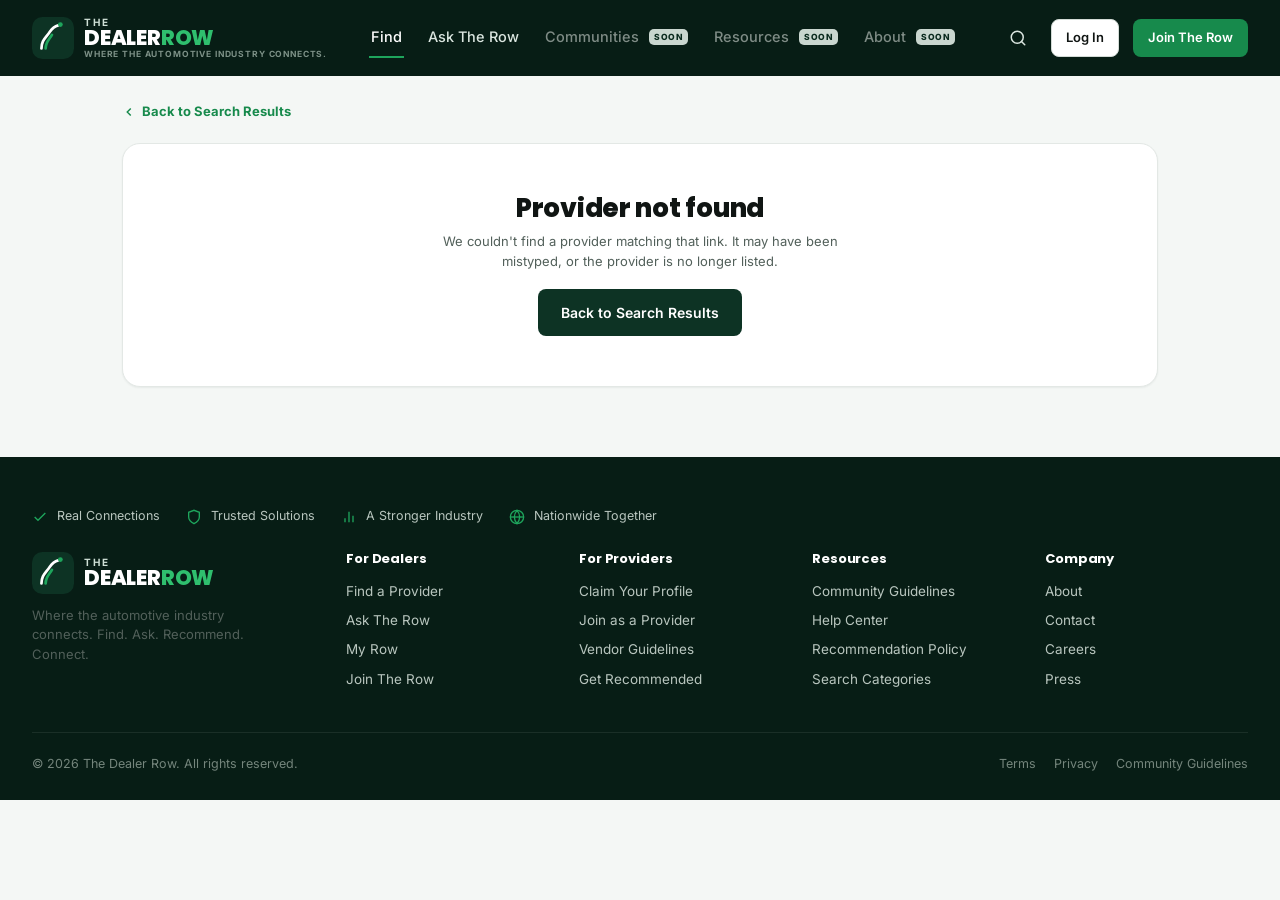
<file: provider-profile.html>
<!DOCTYPE html>
<html lang="en">
<head>
<meta charset="UTF-8">
<meta name="viewport" content="width=device-width, initial-scale=1.0">
<title>Provider Profile | The Dealer Row</title>
<meta name="description" content="Provider profile on The Dealer Row — verification status, dealer recommendations, and would-use-again data.">
<link rel="preconnect" href="https://fonts.googleapis.com">
<link href="https://fonts.googleapis.com/css2?family=Caveat:wght@600;700&family=Inter:wght@400;500;600;700;800&family=Poppins:wght@700;800&display=swap" rel="stylesheet">
<link rel="stylesheet" href="css/styles.css">
</head>
<body data-page="find">

<header class="site-header">
  <div class="container header-inner">
    <a href="index.html" class="logo">
      <svg class="logo-mark" viewBox="0 0 40 40" xmlns="http://www.w3.org/2000/svg"><rect width="40" height="40" rx="10" fill="#0d3324"/><path d="M9 30c0-8 4-10 8-16 2-3 4-5 8-6" stroke="#fff" stroke-width="2.6" fill="none" stroke-linecap="round"/><path d="M13 30c0-6 3-8 6-13" stroke="#1ea55c" stroke-width="2.6" fill="none" stroke-linecap="round"/><circle cx="27" cy="7.2" r="2.3" fill="#1ea55c"/></svg>
      <div class="logo-text"><span class="l1">THE</span><span class="l2">DEALER<span>ROW</span></span><span class="l3">WHERE THE AUTOMOTIVE INDUSTRY CONNECTS.</span></div>
    </a>
    <nav class="main-nav">
      <a href="find.html" class="active" data-page="find">Find</a>
      <a href="ask-the-row.html" data-page="ask">Ask The Row</a>
      <a href="#" class="nav-soon" data-soon="Communities" data-page="communities">Communities<span class="soon-tag">Soon</span></a>
      <a href="#" class="nav-soon" data-soon="Resources" data-page="resources">Resources<span class="soon-tag">Soon</span></a>
      <a href="#" class="nav-soon" data-soon="About" data-page="about">About<span class="soon-tag">Soon</span></a>
    </nav>
    <div class="header-actions">
      <button class="icon-btn" aria-label="Search" onclick="window.location.href='find.html'"><svg viewBox="0 0 24 24" fill="none" stroke="currentColor" stroke-width="2" stroke-linecap="round" stroke-linejoin="round"><circle cx="11" cy="11" r="8"></circle><line x1="21" y1="21" x2="16.65" y2="16.65"></line></svg></button>
      <a href="join.html" class="btn btn-outline btn-sm">Log In</a>
      <a href="join.html" class="btn btn-accent btn-sm">Join The Row</a>
      <button class="hamburger" data-menu-toggle aria-label="Menu"><svg viewBox="0 0 24 24" fill="none" stroke="currentColor" stroke-width="2" stroke-linecap="round" stroke-linejoin="round"><line x1="3" y1="12" x2="21" y2="12"></line><line x1="3" y1="6" x2="21" y2="6"></line><line x1="3" y1="18" x2="21" y2="18"></line></svg></button>
    </div>
  </div>
</header>
<div class="mobile-nav-panel" data-mobile-nav>
  <div class="container">
    <a href="find.html">Find</a>
    <a href="ask-the-row.html">Ask The Row</a>
    <a href="#" data-soon="Communities">Communities</a>
    <a href="#" data-soon="Resources">Resources</a>
    <a href="#" data-soon="About">About</a>
    <div class="mnp-actions">
      <a href="join.html" class="btn btn-outline-light btn-sm w-full">Log In</a>
      <a href="join.html" class="btn btn-accent btn-sm w-full">Join The Row</a>
    </div>
  </div>
</div>

<div class="container" style="padding-top:26px;padding-bottom:70px;max-width:1100px;">
  <a href="find.html" class="text-sm" style="color:var(--green-600);font-weight:700;display:inline-flex;align-items:center;gap:6px;">
    <svg viewBox="0 0 24 24" width="14" height="14" fill="none" stroke="currentColor" stroke-width="2.5"><polyline points="15 18 9 12 15 6"></polyline></svg>
    Back to Search Results
  </a>

  <div id="profileContent" style="margin-top:18px;">
    <!-- populated by JS below -->
  </div>
</div>

<footer class="site-footer">
  <div class="container">
    <div class="footer-badges" style="padding-bottom:26px;">
      <div class="fb"><svg viewBox="0 0 24 24" fill="none" stroke="currentColor" stroke-width="2"><path d="M20 6L9 17l-5-5"></path></svg> Real Connections</div>
      <div class="fb"><svg viewBox="0 0 24 24" fill="none" stroke="currentColor" stroke-width="2"><path d="M12 22s8-4 8-10V5l-8-3-8 3v7c0 6 8 10 8 10z"></path></svg> Trusted Solutions</div>
      <div class="fb"><svg viewBox="0 0 24 24" fill="none" stroke="currentColor" stroke-width="2"><path d="M18 20V10"></path><path d="M12 20V4"></path><path d="M6 20v-6"></path></svg> A Stronger Industry</div>
      <div class="fb"><svg viewBox="0 0 24 24" fill="none" stroke="currentColor" stroke-width="2"><circle cx="12" cy="12" r="10"></circle><line x1="2" y1="12" x2="22" y2="12"></line><path d="M12 2a15.3 15.3 0 0 1 4 10 15.3 15.3 0 0 1-4 10 15.3 15.3 0 0 1-4-10 15.3 15.3 0 0 1 4-10z"></path></svg> Nationwide Together</div>
    </div>
    <div class="footer-top">
      <div>
        <a href="index.html" class="logo" style="margin-bottom:12px;">
          <svg class="logo-mark" viewBox="0 0 40 40" xmlns="http://www.w3.org/2000/svg"><rect width="40" height="40" rx="10" fill="#0d3324"/><path d="M9 30c0-8 4-10 8-16 2-3 4-5 8-6" stroke="#fff" stroke-width="2.6" fill="none" stroke-linecap="round"/><path d="M13 30c0-6 3-8 6-13" stroke="#1ea55c" stroke-width="2.6" fill="none" stroke-linecap="round"/><circle cx="27" cy="7.2" r="2.3" fill="#1ea55c"/></svg>
          <div class="logo-text"><span class="l1">THE</span><span class="l2">DEALER<span>ROW</span></span></div>
        </a>
        <p style="font-size:13px;max-width:220px;">Where the automotive industry connects. Find. Ask. Recommend. Connect.</p>
      </div>
      <div>
        <h4>For Dealers</h4>
        <ul><li><a href="find.html">Find a Provider</a></li><li><a href="ask-the-row.html">Ask The Row</a></li><li><a href="my-row.html">My Row</a></li><li><a href="join.html">Join The Row</a></li></ul>
      </div>
      <div>
        <h4>For Providers</h4>
        <ul><li><a href="join.html">Claim Your Profile</a></li><li><a href="join.html">Join as a Provider</a></li><li><a href="#">Vendor Guidelines</a></li><li><a href="#">Get Recommended</a></li></ul>
      </div>
      <div>
        <h4>Resources</h4>
        <ul><li><a href="#">Community Guidelines</a></li><li><a href="#">Help Center</a></li><li><a href="#">Recommendation Policy</a></li><li><a href="find.html">Search Categories</a></li></ul>
      </div>
      <div>
        <h4>Company</h4>
        <ul><li><a href="#">About</a></li><li><a href="#">Contact</a></li><li><a href="#">Careers</a></li><li><a href="#">Press</a></li></ul>
      </div>
    </div>
    <div class="footer-bottom">
      <span>&copy; 2026 The Dealer Row. All rights reserved.</span>
      <span style="display:flex;gap:18px;"><a href="#">Terms</a><a href="#">Privacy</a><a href="#">Community Guidelines</a></span>
    </div>
  </div>
</footer>

<script src="js/app.js"></script>
<script>
  function drRenderProfile() {
    const params = new URLSearchParams(window.location.search);
    const id = params.get("id");
    const p = id ? drProviderById(id) : null;
    const root = document.getElementById("profileContent");

    if (!p) {
      root.innerHTML = `
        <div class="card card-pad" style="text-align:center;padding:50px 24px;">
          <h2>Provider not found</h2>
          <p class="text-sm" style="max-width:420px;margin:8px auto 18px;">We couldn't find a provider matching that link. It may have been mistyped, or the provider is no longer listed.</p>
          <a href="find.html" class="btn btn-primary">Back to Search Results</a>
        </div>`;
      return;
    }

    const quotesHtml = (p.quotes || []).map((q) => `
      <div class="quote-card">
        <p>&ldquo;${q.text}&rdquo;</p>
        <div class="quote-author">${q.name} &middot; ${q.role}, ${q.dealer} &middot; ${q.state}</div>
      </div>`).join("");

    const dealerReportedStates = drDealerReportedStates(p);
    const dealerReportedText = dealerReportedStates.length ? dealerReportedStates.join(", ") : "No dealer-reported markets yet";

    root.innerHTML = `
      <div class="profile-hero">
        <div class="flex gap-16" style="align-items:flex-start;flex-wrap:wrap;">
          <div class="result-logo">${p.initials}</div>
          <div style="flex:1;min-width:220px;">
            <div class="flex gap-8 items-center" style="flex-wrap:wrap;">
              <h1 style="color:#fff;font-size:26px;margin:0;">${p.name}</h1>
              ${p.verified ? '<span class="badge badge-verified"><svg viewBox="0 0 24 24" fill="none" stroke="currentColor" stroke-width="3"><polyline points="20 6 9 17 4 12"></polyline></svg>Business Verified</span>' : ""}
            </div>
            <p style="color:#cfe0d6;margin:6px 0 0;font-size:14px;">${p.category} &middot; ${p.city}, ${p.state}</p>
            <div class="profile-trust-row">
              <div class="profile-trust-item">&#11088; <strong>${p.recs}</strong>&nbsp;dealership professionals recommend this provider</div>
              <div class="profile-trust-item"><strong>${p.pct}%</strong>&nbsp;would use again</div>
            </div>
          </div>
          <div style="min-width:190px;">
            <button class="btn btn-accent w-full" data-save-id="${p.id}"></button>
            <button class="btn btn-outline-light w-full mt-8" data-soon="Contact Provider">Contact Provider</button>
          </div>
        </div>
      </div>

      <div class="grid dashboard-grid mt-24" style="align-items:flex-start;">
        <div>
          <div class="card card-pad">
            <h3 style="margin-top:0;">About</h3>
            <p class="text-sm" style="color:var(--text-700);">${p.description}</p>
            <div class="result-tags mt-16">${p.services.map((s) => `<span class="chip">${s}</span>`).join("")}</div>
          </div>

          <div class="card card-pad mt-16">
            <h3 style="margin-top:0;">What other dealership professionals say</h3>
            <p class="text-xs text-muted mt-0" style="margin-bottom:14px;">Firsthand recommendations from verified dealership professionals — this is the same data behind the "Recommended by" count above.</p>
            <div style="display:flex;flex-direction:column;gap:12px;">${quotesHtml || '<p class="text-sm text-muted">No recommendations yet.</p>'}</div>
          </div>
        </div>

        <aside>
          <div class="card card-pad">
            <h4 style="margin-top:0;">Quick Facts</h4>
            <div style="display:flex;flex-direction:column;gap:10px;margin-top:10px;" class="text-sm">
              <div><strong>Location:</strong> ${p.city}, ${p.state}</div>
              <div>
                <strong>Provider-Claimed Coverage:</strong> ${p.servesText}
                <div class="text-xs text-muted" style="margin-top:2px;">As reported by the provider</div>
              </div>
              <div>
                <strong>Dealer-Reported Markets:</strong> ${dealerReportedText}
                <div class="text-xs text-muted" style="margin-top:2px;">States where dealership professionals report actually using this provider, based on the recommendations below</div>
              </div>
              <div><strong>Category:</strong> ${p.category}</div>
              <div><strong>Business Verified:</strong> ${p.verified ? "Yes" : "Not yet verified"}</div>
            </div>
          </div>
          <div class="card card-pad mt-16">
            <h4 style="margin-top:0;">Have a question first?</h4>
            <p class="text-xs">Ask The Row and get input from professionals who've worked with this provider.</p>
            <a href="ask-question.html?service=${encodeURIComponent(p.category)}&location=${encodeURIComponent(p.city + ", " + p.state)}" class="btn btn-outline btn-block">Ask About This Provider</a>
          </div>
        </aside>
      </div>
    `;

    initSaveButtons();
  }

  drRenderProfile();
</script>
</body>
</html>
</file>
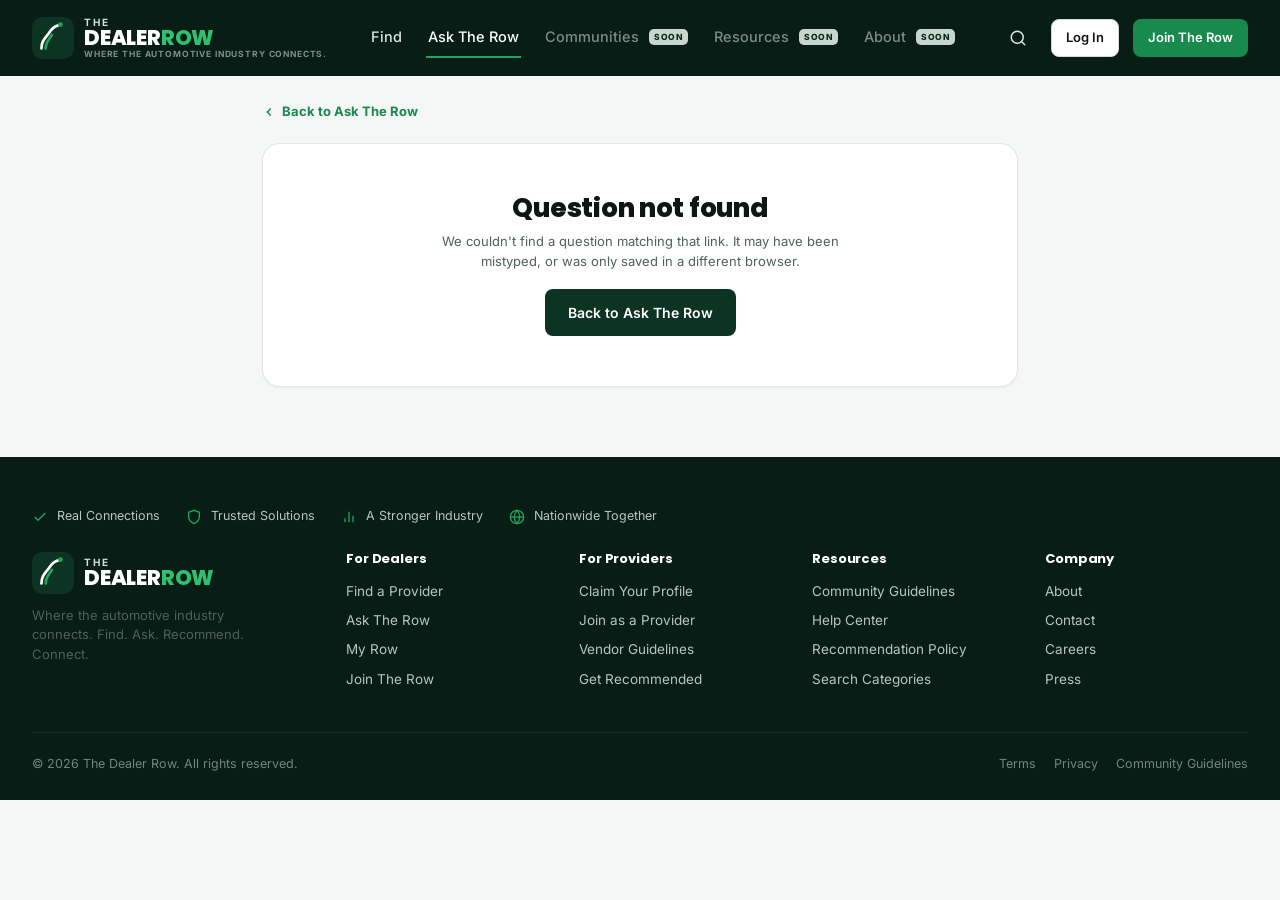
<file: question-thread.html>
<!DOCTYPE html>
<html lang="en">
<head>
<meta charset="UTF-8">
<meta name="viewport" content="width=device-width, initial-scale=1.0">
<title>Question | The Dealer Row</title>
<meta name="description" content="A question thread on The Dealer Row — verified professional answers and firsthand provider recommendations.">
<link rel="preconnect" href="https://fonts.googleapis.com">
<link href="https://fonts.googleapis.com/css2?family=Caveat:wght@600;700&family=Inter:wght@400;500;600;700;800&family=Poppins:wght@700;800&display=swap" rel="stylesheet">
<link rel="stylesheet" href="css/styles.css">
</head>
<body data-page="ask">

<header class="site-header">
  <div class="container header-inner">
    <a href="index.html" class="logo">
      <svg class="logo-mark" viewBox="0 0 40 40" xmlns="http://www.w3.org/2000/svg"><rect width="40" height="40" rx="10" fill="#0d3324"/><path d="M9 30c0-8 4-10 8-16 2-3 4-5 8-6" stroke="#fff" stroke-width="2.6" fill="none" stroke-linecap="round"/><path d="M13 30c0-6 3-8 6-13" stroke="#1ea55c" stroke-width="2.6" fill="none" stroke-linecap="round"/><circle cx="27" cy="7.2" r="2.3" fill="#1ea55c"/></svg>
      <div class="logo-text"><span class="l1">THE</span><span class="l2">DEALER<span>ROW</span></span><span class="l3">WHERE THE AUTOMOTIVE INDUSTRY CONNECTS.</span></div>
    </a>
    <nav class="main-nav">
      <a href="find.html" data-page="find">Find</a>
      <a href="ask-the-row.html" class="active" data-page="ask">Ask The Row</a>
      <a href="#" class="nav-soon" data-soon="Communities" data-page="communities">Communities<span class="soon-tag">Soon</span></a>
      <a href="#" class="nav-soon" data-soon="Resources" data-page="resources">Resources<span class="soon-tag">Soon</span></a>
      <a href="#" class="nav-soon" data-soon="About" data-page="about">About<span class="soon-tag">Soon</span></a>
    </nav>
    <div class="header-actions">
      <button class="icon-btn" aria-label="Search" onclick="window.location.href='find.html'"><svg viewBox="0 0 24 24" fill="none" stroke="currentColor" stroke-width="2" stroke-linecap="round" stroke-linejoin="round"><circle cx="11" cy="11" r="8"></circle><line x1="21" y1="21" x2="16.65" y2="16.65"></line></svg></button>
      <a href="join.html" class="btn btn-outline btn-sm">Log In</a>
      <a href="join.html" class="btn btn-accent btn-sm">Join The Row</a>
      <button class="hamburger" data-menu-toggle aria-label="Menu"><svg viewBox="0 0 24 24" fill="none" stroke="currentColor" stroke-width="2" stroke-linecap="round" stroke-linejoin="round"><line x1="3" y1="12" x2="21" y2="12"></line><line x1="3" y1="6" x2="21" y2="6"></line><line x1="3" y1="18" x2="21" y2="18"></line></svg></button>
    </div>
  </div>
</header>
<div class="mobile-nav-panel" data-mobile-nav>
  <div class="container">
    <a href="find.html">Find</a>
    <a href="ask-the-row.html">Ask The Row</a>
    <a href="#" data-soon="Communities">Communities</a>
    <a href="#" data-soon="Resources">Resources</a>
    <a href="#" data-soon="About">About</a>
    <div class="mnp-actions">
      <a href="join.html" class="btn btn-outline-light btn-sm w-full">Log In</a>
      <a href="join.html" class="btn btn-accent btn-sm w-full">Join The Row</a>
    </div>
  </div>
</div>

<div class="container" style="padding-top:26px;padding-bottom:70px;max-width:820px;">
  <a href="ask-the-row.html" class="text-sm" style="color:var(--green-600);font-weight:700;display:inline-flex;align-items:center;gap:6px;">
    <svg viewBox="0 0 24 24" width="14" height="14" fill="none" stroke="currentColor" stroke-width="2.5"><polyline points="15 18 9 12 15 6"></polyline></svg>
    Back to Ask The Row
  </a>

  <div id="threadContent" style="margin-top:18px;">
    <!-- populated by JS below -->
  </div>
</div>

<footer class="site-footer">
  <div class="container">
    <div class="footer-badges" style="padding-bottom:26px;">
      <div class="fb"><svg viewBox="0 0 24 24" fill="none" stroke="currentColor" stroke-width="2"><path d="M20 6L9 17l-5-5"></path></svg> Real Connections</div>
      <div class="fb"><svg viewBox="0 0 24 24" fill="none" stroke="currentColor" stroke-width="2"><path d="M12 22s8-4 8-10V5l-8-3-8 3v7c0 6 8 10 8 10z"></path></svg> Trusted Solutions</div>
      <div class="fb"><svg viewBox="0 0 24 24" fill="none" stroke="currentColor" stroke-width="2"><path d="M18 20V10"></path><path d="M12 20V4"></path><path d="M6 20v-6"></path></svg> A Stronger Industry</div>
      <div class="fb"><svg viewBox="0 0 24 24" fill="none" stroke="currentColor" stroke-width="2"><circle cx="12" cy="12" r="10"></circle><line x1="2" y1="12" x2="22" y2="12"></line><path d="M12 2a15.3 15.3 0 0 1 4 10 15.3 15.3 0 0 1-4 10 15.3 15.3 0 0 1-4-10 15.3 15.3 0 0 1 4-10z"></path></svg> Nationwide Together</div>
    </div>
    <div class="footer-top">
      <div>
        <a href="index.html" class="logo" style="margin-bottom:12px;">
          <svg class="logo-mark" viewBox="0 0 40 40" xmlns="http://www.w3.org/2000/svg"><rect width="40" height="40" rx="10" fill="#0d3324"/><path d="M9 30c0-8 4-10 8-16 2-3 4-5 8-6" stroke="#fff" stroke-width="2.6" fill="none" stroke-linecap="round"/><path d="M13 30c0-6 3-8 6-13" stroke="#1ea55c" stroke-width="2.6" fill="none" stroke-linecap="round"/><circle cx="27" cy="7.2" r="2.3" fill="#1ea55c"/></svg>
          <div class="logo-text"><span class="l1">THE</span><span class="l2">DEALER<span>ROW</span></span></div>
        </a>
        <p style="font-size:13px;max-width:220px;">Where the automotive industry connects. Find. Ask. Recommend. Connect.</p>
      </div>
      <div>
        <h4>For Dealers</h4>
        <ul><li><a href="find.html">Find a Provider</a></li><li><a href="ask-the-row.html">Ask The Row</a></li><li><a href="my-row.html">My Row</a></li><li><a href="join.html">Join The Row</a></li></ul>
      </div>
      <div>
        <h4>For Providers</h4>
        <ul><li><a href="join.html">Claim Your Profile</a></li><li><a href="join.html">Join as a Provider</a></li><li><a href="#">Vendor Guidelines</a></li><li><a href="#">Get Recommended</a></li></ul>
      </div>
      <div>
        <h4>Resources</h4>
        <ul><li><a href="#">Community Guidelines</a></li><li><a href="#">Help Center</a></li><li><a href="#">Recommendation Policy</a></li><li><a href="find.html">Search Categories</a></li></ul>
      </div>
      <div>
        <h4>Company</h4>
        <ul><li><a href="#">About</a></li><li><a href="#">Contact</a></li><li><a href="#">Careers</a></li><li><a href="#">Press</a></li></ul>
      </div>
    </div>
    <div class="footer-bottom">
      <span>&copy; 2026 The Dealer Row. All rights reserved.</span>
      <span style="display:flex;gap:18px;"><a href="#">Terms</a><a href="#">Privacy</a><a href="#">Community Guidelines</a></span>
    </div>
  </div>
</footer>

<script src="js/app.js"></script>
<script>
  function drRenderAnswerCard(a) {
    let providerHtml = "";
    if (a.provider) {
      const provider = drProviderById(a.provider.providerId);
      if (provider) {
        const tag = a.provider.firsthand
          ? '<span class="badge badge-verified"><svg viewBox="0 0 24 24" fill="none" stroke="currentColor" stroke-width="3"><polyline points="20 6 9 17 4 12"></polyline></svg>Personally worked with this provider</span>'
          : '<span class="badge badge-outline">Aware they serve this area &mdash; not personally used</span>';
        providerHtml = `
          <div class="provider-rec">
            <div class="result-logo" style="width:44px;height:44px;font-size:11px;">${provider.initials}</div>
            <div style="flex:1;min-width:0;">
              <div class="flex items-center gap-8" style="flex-wrap:wrap;">
                <a href="provider-profile.html?id=${provider.id}" style="font-weight:700;">${provider.name}</a>
                ${tag}
              </div>
              <div class="text-xs text-muted mt-0">${provider.servesText} &middot; ${provider.pct}% would use again</div>
              ${a.provider.firsthand ? "" : '<div class="text-xs text-muted mt-0">Not represented as a firsthand recommendation, and does not affect this provider\'s recommendation count or Would Use Again percentage.</div>'}
            </div>
            <div>
              <a href="provider-profile.html?id=${provider.id}" class="btn btn-outline btn-sm">View Profile</a>
              <button class="btn btn-outline btn-sm mt-8 w-full" data-save-id="${provider.id}"></button>
            </div>
          </div>`;
      }
    }
    const helpfulHtml = a.helpful > 0
      ? `<div class="text-xs text-muted mt-8">${a.helpful} professional${a.helpful === 1 ? "" : "s"} found this helpful</div>`
      : "";
    return `
      <div class="card card-pad">
        ${drIdentityHtml(a)}
        <p class="text-sm mt-16" style="color:var(--text-700);">${a.body}</p>
        ${providerHtml}
        ${helpfulHtml}
      </div>`;
  }

  function drProviderOptionsHtml() {
    return DR_PROVIDERS.map((p) => `<option value="${p.id}">${p.name} &middot; ${p.category}</option>`).join("");
  }

  function drRenderThread() {
    const params = new URLSearchParams(window.location.search);
    const id = params.get("id");
    const q = id ? drQuestionById(id) : null;
    const root = document.getElementById("threadContent");

    if (!q) {
      root.innerHTML = `
        <div class="card card-pad" style="text-align:center;padding:50px 24px;">
          <h2>Question not found</h2>
          <p class="text-sm" style="max-width:420px;margin:8px auto 18px;">We couldn't find a question matching that link. It may have been mistyped, or was only saved in a different browser.</p>
          <a href="ask-the-row.html" class="btn btn-primary">Back to Ask The Row</a>
        </div>`;
      return;
    }

    const answers = drAnswersForQuestion(q.id);
    const answersHtml = answers.length
      ? answers.map(drRenderAnswerCard).join('<div style="height:14px;"></div>')
      : '<p class="text-sm text-muted">No answers yet in this prototype &mdash; check back soon, or be the first to answer below.</p>';

    root.innerHTML = `
      <div class="card card-pad">
        <div class="flex items-center gap-8" style="flex-wrap:wrap;">
          <span class="chip">${q.topic}</span>
          <span class="text-xs text-muted">&#128205; ${q.location}</span>
          <span class="text-xs text-muted">&middot; ${q.time}</span>
        </div>
        <h1 style="font-size:24px;margin:10px 0 14px;">${q.title}</h1>
        ${drIdentityHtml({ name: q.author, verified: q.verified, role: q.role, dealer: q.dealer, state: q.state })}
        <p class="text-sm mt-16" style="color:var(--text-700);">${q.body}</p>
        <div class="text-xs text-muted mt-16">${q.views} views &middot; ${answers.length} answer${answers.length === 1 ? "" : "s"}</div>
      </div>

      <h3 style="margin:26px 0 14px;">${answers.length} Answer${answers.length === 1 ? "" : "s"}</h3>
      <div id="answersList">${answersHtml}</div>

      <div class="card card-pad mt-24">
        <h3 style="margin-top:0;">Share what you know</h3>
        <p class="text-xs text-muted" style="margin-bottom:16px;">${DR_PII_NOTICE}</p>

        <div class="field">
          <label>Your answer</label>
          <textarea class="input" id="answerBody" rows="4" placeholder="Share your firsthand experience or general market knowledge..."></textarea>
        </div>

        <div class="field">
          <label>Recommend a provider <span class="opt">(optional)</span></label>
          <div class="select-wrap">
            <select class="input select" id="answerProviderSelect" onchange="drToggleFirsthandGroup()">
              <option value="">No provider &mdash; just sharing insight</option>
              ${drProviderOptionsHtml()}
            </select>
            <span style="color:var(--text-500);">&#9662;</span>
          </div>
        </div>

        <div class="field" id="firsthandField" style="display:none;">
          <label>Have you personally worked with this provider?</label>
          <div class="toggle-group" data-toggle-group id="firsthandGroup">
            <div class="toggle-card" data-value="yes">
              <div class="radio"></div>
              <div><strong>Yes</strong><span class="sub">I've personally worked with them</span></div>
            </div>
            <div class="toggle-card" data-value="no">
              <div class="radio"></div>
              <div><strong>No</strong><span class="sub">Aware they serve this area, haven't used them myself</span></div>
            </div>
          </div>
          <p class="hint">This won't change the provider's existing recommendation count or Would Use Again percentage in this prototype.</p>
        </div>

        <p class="text-xs text-muted" id="answerFormError" style="display:none;color:var(--red-500);"></p>
        <button class="btn btn-primary" onclick="drSubmitAnswer('${q.id}')">Post Answer</button>
      </div>
    `;

    initSaveButtons();
    initToggleCards();
  }

  function drToggleFirsthandGroup() {
    const select = document.getElementById("answerProviderSelect");
    const field = document.getElementById("firsthandField");
    if (!select || !field) return;
    field.style.display = select.value ? "" : "none";
    if (!select.value) {
      document.querySelectorAll("#firsthandGroup .toggle-card").forEach((c) => c.classList.remove("selected"));
    }
  }

  function drSubmitAnswer(questionId) {
    const bodyEl = document.getElementById("answerBody");
    const providerSelect = document.getElementById("answerProviderSelect");
    const errorEl = document.getElementById("answerFormError");
    const body = bodyEl.value.trim();
    const providerId = providerSelect.value;

    if (!body) {
      errorEl.textContent = "Please write an answer before posting.";
      errorEl.style.display = "";
      return;
    }

    let provider = null;
    if (providerId) {
      const selected = document.querySelector("#firsthandGroup .toggle-card.selected");
      if (!selected) {
        errorEl.textContent = "Please choose Yes or No for whether you've personally worked with this provider.";
        errorEl.style.display = "";
        return;
      }
      provider = { providerId: providerId, firsthand: selected.dataset.value === "yes" };
    }

    errorEl.style.display = "none";

    const answer = Object.assign({}, DR_PROTOTYPE_IDENTITY, {
      questionId: questionId,
      time: "Just now",
      body: body,
      provider: provider,
      helpful: 0,
    });
    drAddLocalAnswer(answer);

    bodyEl.value = "";
    providerSelect.value = "";
    drToggleFirsthandGroup();
    drToast("Answer posted");
    drRenderThread();
    document.getElementById("answersList").scrollIntoView({ behavior: "smooth", block: "start" });
  }

  drRenderThread();
</script>
</body>
</html>
</file>
<file: css/styles.css>
/* ==========================================================================
   THE DEALER ROW — Design System
   Where the automotive industry connects.
   ========================================================================== */

:root {
  /* Brand greens */
  --forest-950: #071d15;
  --forest-900: #0a2a1e;
  --forest-850: #0d3324;
  --forest-800: #113c2c;
  --green-700: #14733f;
  --green-600: #178a4c;
  --green-500: #1ea55c;
  --green-400: #2fbf6e;
  --green-100: #e3f6ea;
  --green-50: #f0faf3;

  /* Neutrals */
  --bg: #f4f7f5;
  --white: #ffffff;
  --border: #e3e8e5;
  --border-strong: #d3dbd6;
  --text-900: #101513;
  --text-700: #33403a;
  --text-600: #52605a;
  --text-500: #6b7871;
  --text-400: #90998f;

  /* Status */
  --amber-500: #b8860b;
  --amber-100: #fdf1d6;
  --amber-text: #92650a;
  --gray-100: #eef0ee;
  --gray-text: #626e68;
  --red-500: #c0392b;

  /* Elevation */
  --shadow-sm: 0 1px 2px rgba(10, 42, 30, 0.06);
  --shadow-md: 0 4px 14px rgba(10, 42, 30, 0.08);
  --shadow-lg: 0 16px 40px rgba(10, 42, 30, 0.14);

  --radius-sm: 8px;
  --radius-md: 12px;
  --radius-lg: 18px;
  --radius-full: 999px;

  --header-h: 76px;
  --sidebar-w: 260px;
  --maxw: 1300px;
}

* { box-sizing: border-box; }
html { scroll-behavior: smooth; }
body {
  margin: 0;
  background: var(--bg);
  color: var(--text-900);
  font-family: "Inter", -apple-system, BlinkMacSystemFont, "Segoe UI", sans-serif;
  font-size: 15px;
  line-height: 1.5;
  -webkit-font-smoothing: antialiased;
}
h1, h2, h3, h4 {
  font-family: "Poppins", "Inter", sans-serif;
  color: var(--text-900);
  margin: 0 0 8px;
  line-height: 1.15;
  letter-spacing: -0.01em;
}
h1 { font-size: 40px; font-weight: 800; }
h2 { font-size: 26px; font-weight: 800; }
h3 { font-size: 19px; font-weight: 700; }
h4 { font-size: 15px; font-weight: 700; }
p { margin: 0 0 12px; color: var(--text-600); }
a { color: inherit; text-decoration: none; }
ul { margin: 0; padding: 0; list-style: none; }
button { font-family: inherit; cursor: pointer; background: none; border: none; color: inherit; appearance: none; -webkit-appearance: none; font-size: inherit; }
img { max-width: 100%; display: block; }
input, select, textarea {
  font-family: inherit;
  font-size: 14px;
  color: var(--text-900);
}
.script {
  font-family: "Caveat", cursive;
  font-weight: 600;
}

.container {
  max-width: var(--maxw);
  margin: 0 auto;
  padding: 0 32px;
}

.eyebrow {
  text-transform: uppercase;
  font-size: 12px;
  font-weight: 700;
  letter-spacing: 0.14em;
  color: var(--green-500);
}

/* ---------------------------------- Buttons ---------------------------------- */
.btn {
  display: inline-flex;
  align-items: center;
  justify-content: center;
  gap: 8px;
  padding: 12px 22px;
  border-radius: var(--radius-sm);
  font-weight: 600;
  font-size: 14px;
  border: 1.5px solid transparent;
  transition: all .15s ease;
  white-space: nowrap;
}
.btn svg { width: 16px; height: 16px; flex-shrink: 0; }
.btn-primary { background: var(--forest-850); color: #fff; }
.btn-primary:hover { background: var(--forest-900); }
.btn-accent { background: var(--green-600); color: #fff; }
.btn-accent:hover { background: var(--green-700); }
.btn-outline { background: #fff; color: var(--text-900); border-color: var(--border-strong); }
.btn-outline:hover { border-color: var(--forest-850); }
.btn-outline-light { background: transparent; color: #fff; border-color: rgba(255,255,255,.5); }
.btn-outline-light:hover { border-color: #fff; }
.btn-ghost { background: transparent; color: var(--text-700); }
.btn-danger-outline { background: #fff; color: var(--red-500); border-color: #f1c9c3; }
.btn-sm { padding: 8px 14px; font-size: 13px; }
.btn-block { width: 100%; }
.btn:disabled { opacity: .5; cursor: not-allowed; }

/* Save to My Row button state (Find results, Provider Profile, My Row saved cards) */
.btn.is-saved { background: var(--green-50); color: var(--green-700); border-color: var(--green-100); }
.btn.is-saved:hover { background: var(--green-100); }

/* ---------------------------------- Provider profile ---------------------------------- */
.profile-hero { background: var(--forest-950); color: #fff; border-radius: var(--radius-lg); padding: 28px; }
.profile-hero .result-logo { width: 64px; height: 64px; font-size: 13px; background: rgba(255,255,255,.1); color: #fff; }
.profile-trust-row { display: flex; flex-wrap: wrap; gap: 10px 22px; margin-top: 16px; align-items: center; }
.profile-trust-item { display: flex; align-items: center; gap: 7px; font-size: 13.5px; color: #cfe0d6; }
.profile-trust-item strong { color: #fff; font-size: 15px; }
.quote-card { border: 1px solid var(--border); border-radius: var(--radius-md); padding: 16px; background: var(--bg); }
.quote-card p { font-size: 14px; color: var(--text-700); margin: 0 0 10px; font-style: italic; }
.quote-card .quote-author { font-size: 12.5px; color: var(--text-500); font-weight: 600; }

/* Provider recommendation embedded inside an Ask The Row answer -- distinct from the
   answer's own text, so a linked provider always reads as a separate, sourced fact. */
.provider-rec {
  display: flex; gap: 12px; align-items: flex-start;
  border: 1px solid var(--border); border-radius: var(--radius-md);
  padding: 14px 16px; margin-top: 14px; background: var(--bg);
}
.provider-rec .btn { white-space: nowrap; }

/* ---------------------------------- Header ---------------------------------- */
.site-header {
  position: sticky; top: 0; z-index: 100;
  background: var(--forest-950);
  height: var(--header-h);
  display: flex;
  align-items: center;
}
.site-header .container,
.header-inner {
  display: flex;
  align-items: center;
  justify-content: space-between;
  width: 100%;
  gap: 20px;
}
.logo {
  display: flex;
  align-items: center;
  gap: 10px;
  flex-shrink: 0;
}
.logo-mark {
  width: 42px; height: 42px;
  flex-shrink: 0;
}
.logo-text {
  display: flex;
  flex-direction: column;
  line-height: 1;
}
.logo-text .l1 {
  font-size: 10px;
  font-weight: 700;
  letter-spacing: .18em;
  color: #cfe0d6;
}
.logo-text .l2 {
  font-family: "Poppins", sans-serif;
  font-weight: 800;
  font-size: 21px;
  color: #fff;
  letter-spacing: -0.01em;
}
.logo-text .l2 span { color: var(--green-400); }
.logo-text .l3 {
  font-size: 8.5px;
  font-weight: 700;
  letter-spacing: .1em;
  color: #7d9187;
  margin-top: 2px;
}
.main-nav {
  display: flex;
  align-items: center;
  gap: 22px;
  flex: 1;
  justify-content: center;
  min-width: 0;
}
.main-nav a {
  display: flex;
  align-items: center;
  gap: 5px;
  color: #dbe6e0;
  font-size: 14.5px;
  font-weight: 500;
  padding: 8px 2px;
  border-bottom: 2px solid transparent;
  white-space: nowrap;
}
.main-nav a:hover, .main-nav a.active { color: #fff; }
.main-nav a.active { border-color: var(--green-500); }
.main-nav a svg { width: 13px; height: 13px; opacity: .7; }
.header-actions {
  display: flex;
  align-items: center;
  gap: 14px;
  flex-shrink: 0;
}
.icon-btn {
  width: 38px; height: 38px;
  display: flex; align-items: center; justify-content: center;
  border-radius: var(--radius-full);
  color: #dbe6e0;
  position: relative;
  border: 1px solid transparent;
}
.icon-btn:hover { background: rgba(255,255,255,.08); }
.icon-btn svg { width: 18px; height: 18px; }
.badge-dot {
  position: absolute; top: 3px; right: 3px;
  background: var(--green-500);
  color: #06150e;
  font-size: 9.5px; font-weight: 800;
  width: 16px; height: 16px; border-radius: 50%;
  display: flex; align-items: center; justify-content: center;
  border: 2px solid var(--forest-950);
}
.avatar-btn {
  display: flex; align-items: center; gap: 8px;
  color: #fff; padding: 4px 6px 4px 4px; border-radius: var(--radius-full);
  border: 1px solid rgba(255,255,255,.14);
}
.avatar-btn:hover { background: rgba(255,255,255,.06); }
.avatar {
  width: 32px; height: 32px; border-radius: 50%;
  background: var(--green-600);
  color: #fff; font-weight: 700; font-size: 12.5px;
  display: flex; align-items: center; justify-content: center;
  border: 1.5px solid rgba(255,255,255,.35);
  flex-shrink: 0;
}
.avatar.lg { width: 52px; height: 52px; font-size: 18px; }
.avatar.sm { width: 26px; height: 26px; font-size: 10px; }
.avatar-btn svg { width: 14px; height: 14px; color: #b9c6bf; }
.hamburger { display: none; }

/* ---------------------------------- Layout w/ sidebar ---------------------------------- */
.app-shell {
  display: flex;
  align-items: flex-start;
  min-height: calc(100vh - var(--header-h));
}
.sidebar {
  width: var(--sidebar-w);
  background: var(--forest-950);
  min-height: calc(100vh - var(--header-h));
  padding: 26px 20px;
  flex-shrink: 0;
  position: sticky;
  top: var(--header-h);
  display: flex;
  flex-direction: column;
}
.sidebar-user {
  padding-bottom: 20px;
  margin-bottom: 8px;
  border-bottom: 1px solid rgba(255,255,255,.08);
}
.sidebar-user-row { display: flex; align-items: center; gap: 12px; margin-bottom: 4px; }
.sidebar-user-name { color: #fff; font-weight: 700; font-size: 15px; display: flex; align-items: center; gap: 5px; }
.sidebar-user-name svg { width: 15px; height: 15px; color: var(--green-500); }
.sidebar-user-role { color: #a9b8b0; font-size: 12.5px; margin-top: 2px; }
.sidebar-user-sub { color: #74857c; font-size: 12px; }
.sidebar-nav { display: flex; flex-direction: column; gap: 3px; margin-top: 14px; flex: 1; }
.sidebar-nav a {
  display: flex; align-items: center; gap: 12px;
  color: #cbd6d0; font-size: 14.5px; font-weight: 500;
  padding: 11px 12px; border-radius: var(--radius-sm);
}
.sidebar-nav a svg { width: 18px; height: 18px; opacity: .85; flex-shrink: 0; }
.sidebar-nav a:hover { background: rgba(255,255,255,.06); color: #fff; }
.sidebar-nav a.active { background: var(--green-600); color: #fff; }
.sidebar-nav a.active svg { opacity: 1; }
.sidebar-tagline {
  margin-top: 24px;
  color: #eef4f0;
  font-size: 26px;
  line-height: 1.15;
}
.sidebar-tagline .underline {
  display: block; width: 76px; height: 3px; background: var(--green-500);
  border-radius: 2px; margin-top: 8px; transform: rotate(-2deg);
}
.main-content { flex: 1; min-width: 0; padding: 34px 32px 70px; }

/* ---------------------------------- Cards ---------------------------------- */
.card {
  background: var(--white);
  border: 1px solid var(--border);
  border-radius: var(--radius-lg);
  box-shadow: var(--shadow-sm);
}
.card-pad { padding: 24px; }
.stat-tile {
  background: var(--white);
  border: 1px solid var(--border);
  border-radius: var(--radius-md);
  padding: 18px 20px;
  display: flex; align-items: center; gap: 14px;
}
.stat-tile .icon {
  width: 42px; height: 42px; border-radius: var(--radius-sm);
  background: var(--green-50); color: var(--green-600);
  display: flex; align-items: center; justify-content: center; flex-shrink: 0;
}
.stat-tile .icon svg { width: 20px; height: 20px; }
.stat-tile .num { font-size: 24px; font-weight: 800; font-family: "Poppins"; line-height: 1; }
.stat-tile .lbl { font-size: 12.5px; color: var(--text-500); margin-top: 4px; }

/* ---------------------------------- Badges ---------------------------------- */
.badge {
  display: inline-flex; align-items: center; gap: 5px;
  font-size: 12px; font-weight: 700; padding: 4px 10px;
  border-radius: var(--radius-full);
}
.badge svg { width: 12px; height: 12px; }
.badge-verified { background: var(--green-100); color: var(--green-700); }
.badge-pending { background: var(--amber-100); color: var(--amber-text); }
.badge-declined { background: var(--gray-100); color: var(--gray-text); }
.badge-outline { background: #fff; border: 1px solid var(--border-strong); color: var(--text-600); }
.chip {
  display: inline-flex; align-items: center;
  font-size: 12.5px; font-weight: 500; color: var(--text-600);
  background: var(--gray-100); padding: 5px 11px; border-radius: var(--radius-full);
}

/* ---------------------------------- Forms ---------------------------------- */
.field { margin-bottom: 18px; }
.field label {
  display: block; font-size: 13.5px; font-weight: 700; color: var(--text-900);
  margin-bottom: 7px;
}
.field label .opt { font-weight: 400; color: var(--text-400); }
.field .hint { font-size: 12px; color: var(--text-500); margin-top: 6px; }
.input, .select, textarea.input {
  width: 100%;
  border: 1.5px solid var(--border-strong);
  border-radius: var(--radius-sm);
  padding: 12px 14px;
  background: #fff;
  outline: none;
}
.input:focus, .select:focus, textarea.input:focus {
  border-color: var(--green-500);
  box-shadow: 0 0 0 3px var(--green-100);
}
textarea.input { resize: vertical; min-height: 90px; font-family: inherit; }
.select-wrap { position: relative; }
.select-wrap svg {
  position: absolute; right: 14px; top: 50%; transform: translateY(-50%);
  width: 14px; height: 14px; color: var(--text-500); pointer-events: none;
}
.select { appearance: none; }
.row-2 { display: grid; grid-template-columns: 1fr 1fr; gap: 18px; }
.checkbox-row { display: flex; align-items: flex-start; gap: 10px; }
.checkbox-row input { margin-top: 3px; width: 17px; height: 17px; accent-color: var(--green-600); }
.checkbox-row .box {
  background: var(--green-50); border: 1px solid var(--green-100);
  border-radius: var(--radius-sm); padding: 14px 16px;
}

/* choice cards (account type / invitee type) */
.choice-grid { display: grid; grid-template-columns: repeat(3, 1fr); gap: 16px; }
.choice-card {
  position: relative;
  background: #fff; border: 2px solid var(--border);
  border-radius: var(--radius-md); padding: 22px 18px;
  cursor: pointer; text-align: center; transition: all .12s ease;
}
.choice-card:hover { border-color: var(--border-strong); }
.choice-card.selected { border-color: var(--green-600); background: var(--green-50); }
.choice-card .check {
  position: absolute; top: 12px; right: 12px;
  width: 22px; height: 22px; border-radius: 50%;
  background: var(--green-600); color: #fff; display: none;
  align-items: center; justify-content: center;
}
.choice-card.selected .check { display: flex; }
.choice-card .check svg { width: 12px; height: 12px; }
.cicon {
  width: 54px; height: 54px; border-radius: var(--radius-sm);
  background: var(--forest-900); color: #fff;
  display: flex; align-items: center; justify-content: center;
  margin: 0 auto 14px; flex-shrink: 0;
}
.cicon svg { width: 26px; height: 26px; }
.choice-card h4 { font-size: 15.5px; margin-bottom: 4px; }
.choice-card p { font-size: 12.5px; margin: 0; }
.choice-card ul { text-align: left; margin-top: 14px; display: flex; flex-direction: column; gap: 7px; }
.choice-card ul li { font-size: 12.5px; color: var(--text-700); display: flex; gap: 7px; align-items: flex-start; }
.choice-card ul li svg { width: 13px; height: 13px; color: var(--green-600); flex-shrink: 0; margin-top: 1px; }

/* stepper */
.stepper { display: flex; align-items: center; margin-bottom: 30px; flex-wrap: wrap; gap: 4px; }
.step { display: flex; align-items: center; gap: 10px; }
.step .dot {
  width: 30px; height: 30px; border-radius: 50%;
  background: var(--gray-100); color: var(--text-500);
  display: flex; align-items: center; justify-content: center;
  font-weight: 700; font-size: 13px; flex-shrink: 0;
}
.step.done .dot { background: var(--green-600); color: #fff; }
.step.active .dot { background: var(--green-600); color: #fff; }
.step .label { font-size: 13.5px; font-weight: 600; color: var(--text-500); }
.step.active .label, .step.done .label { color: var(--text-900); }
.step-line { width: 46px; height: 2px; background: var(--border-strong); margin: 0 12px; }

/* star rating */
.star-row { display: flex; gap: 4px; }
.star-row svg { width: 24px; height: 24px; color: var(--border-strong); cursor: pointer; }
.star-row svg.on { color: var(--green-600); }
.rate-block { border: 1.5px solid var(--border); border-radius: var(--radius-md); padding: 16px; text-align: center; }
.rate-block .lbl { font-size: 13px; font-weight: 700; margin-bottom: 10px; }
.rate-4grid { display: grid; grid-template-columns: repeat(4, 1fr); gap: 14px; }

/* pill toggle group (yes/no/maybe, dealership type etc) */
.toggle-group { display: grid; gap: 12px; }
.toggle-card {
  border: 2px solid var(--border); border-radius: var(--radius-md);
  padding: 14px 16px; cursor: pointer; display: flex; align-items: center; gap: 10px;
}
.toggle-card .radio {
  width: 18px; height: 18px; border-radius: 50%; border: 2px solid var(--border-strong);
  flex-shrink: 0; display: flex; align-items: center; justify-content: center;
}
.toggle-card.selected { border-color: var(--green-600); background: var(--green-50); }
.toggle-card.selected .radio { border-color: var(--green-600); background: var(--green-600); }
.toggle-card.selected .radio::after { content:""; width: 8px; height: 8px; border-radius: 50%; background: #fff; }
.toggle-card strong { font-size: 14px; display: block; }
.toggle-card span.sub { font-size: 12px; color: var(--text-500); }
.toggle-cols-3 { grid-template-columns: repeat(3, 1fr); }

/* ---------------------------------- Tables ---------------------------------- */
.table-wrap { overflow-x: auto; }
table.simple { width: 100%; border-collapse: collapse; }
table.simple th {
  text-align: left; font-size: 12px; text-transform: uppercase; letter-spacing: .04em;
  color: var(--text-500); padding: 10px 14px; border-bottom: 1.5px solid var(--border);
  font-weight: 700;
}
table.simple td {
  padding: 14px; border-bottom: 1px solid var(--border); font-size: 14px; vertical-align: middle;
}
table.simple tr:last-child td { border-bottom: none; }
.row-entity { display: flex; align-items: center; gap: 10px; }

/* ---------------------------------- Hero / sections ---------------------------------- */
.hero {
  background: linear-gradient(120deg, var(--forest-950) 0%, var(--forest-850) 55%, #1a4a34 100%);
  position: relative; overflow: hidden; color: #fff;
}
.hero::before {
  content: ""; position: absolute; inset: 0;
  background-image:
    radial-gradient(circle at 85% 25%, rgba(30,165,92,.25), transparent 45%),
    repeating-linear-gradient(115deg, rgba(255,255,255,.035) 0 2px, transparent 2px 60px);
}
.hero-inner { position: relative; z-index: 1; }
.road-graphic { position: absolute; right: -60px; bottom: -40px; width: 480px; opacity: .5; z-index: 0; }

.section { padding: 64px 0; }
.section-tight { padding: 40px 0; }
.bg-white { background: var(--white); }
.bg-tint { background: var(--green-50); }
.bg-dark { background: var(--forest-950); color: #fff; }
.bg-dark p { color: #b9c6bf; }
.bg-dark h2, .bg-dark h3 { color: #fff; }

.grid { display: grid; gap: 22px; }
.grid-2 { grid-template-columns: 1fr 1fr; }
.grid-3 { grid-template-columns: repeat(3, 1fr); }
.grid-4 { grid-template-columns: repeat(4, 1fr); }
.grid-6 { grid-template-columns: repeat(6, 1fr); }
.dashboard-grid { grid-template-columns: 1fr 320px; }
.find-grid { grid-template-columns: 260px 1fr 300px; }

.feature {
  text-align: center; padding: 22px;
}
.feature .fi {
  width: 52px; height: 52px; border-radius: var(--radius-sm);
  background: var(--forest-900); color: #fff;
  display: flex; align-items: center; justify-content: center;
  margin: 0 auto 14px;
}
.feature .fi svg { width: 24px; height: 24px; }
.feature h4 { font-size: 15.5px; margin-bottom: 4px; }
.feature p { font-size: 13px; margin: 0; }

.cat-card {
  background: #fff; border: 1px solid var(--border); border-radius: var(--radius-md);
  padding: 20px; display: flex; align-items: center; gap: 14px;
}
.cat-card .ci {
  width: 46px; height: 46px; border-radius: var(--radius-sm);
  background: var(--green-50); color: var(--green-600);
  display: flex; align-items: center; justify-content: center; flex-shrink: 0;
}
.cat-card .ci svg { width: 22px; height: 22px; }
.cat-card strong { font-size: 14.5px; display: block; }
.cat-card span { font-size: 12px; color: var(--text-500); }

/* search box */
.search-box {
  background: #fff; border-radius: var(--radius-md); padding: 18px;
  display: flex; gap: 12px; align-items: flex-end; box-shadow: var(--shadow-lg);
}
.search-box .sb-field { flex: 1; text-align: left; }
.search-box label { font-size: 12px; font-weight: 700; color: var(--text-600); display:block; margin-bottom: 6px; }
.search-box .input { border-color: var(--border); }
.search-box .divider { width: 1px; align-self: stretch; background: var(--border); margin: 4px 0; }

/* provider result card */
.result-card {
  display: flex; gap: 18px; align-items: flex-start;
  background: #fff; border: 1px solid var(--border); border-radius: var(--radius-md);
  padding: 20px;
}
.result-logo {
  width: 56px; height: 56px; border-radius: var(--radius-sm); border: 1px solid var(--border);
  display: flex; align-items: center; justify-content: center; flex-shrink: 0; overflow: hidden;
  background: #fafcfb; font-weight: 800; color: var(--forest-900); font-size: 13px; text-align:center;
}
.result-meta { flex: 1; min-width: 0; }
.result-title-row { display: flex; align-items: center; gap: 8px; flex-wrap: wrap; }
.result-title-row h3 { margin: 0; }
.result-sub { font-size: 13px; color: var(--text-500); margin: 4px 0 8px; display:flex; gap:12px; flex-wrap:wrap; align-items:center;}
.result-tags { display: flex; gap: 6px; flex-wrap: wrap; margin-top: 8px; }
.result-side { text-align: center; width: 150px; flex-shrink: 0; }
.result-side .pct { font-size: 22px; font-weight: 800; font-family:"Poppins"; color: var(--green-700); }
.result-side .pctlbl { font-size: 11.5px; color: var(--text-500); margin-bottom: 10px; }

/* thread / qa */
.qcard {
  background: #fff; border: 1px solid var(--border); border-radius: var(--radius-md); padding: 20px;
}
.qcard + .qcard { margin-top: 14px; }
.answer-head { display: flex; align-items: center; gap: 10px; margin-bottom: 10px; }
.answer-meta { font-size: 12.5px; color: var(--text-500); }
.provider-inline {
  margin-top: 14px; display: flex; align-items: center; gap: 14px;
  background: var(--green-50); border: 1px solid var(--green-100); border-radius: var(--radius-sm);
  padding: 14px;
}
.provider-inline .plogo {
  width: 40px; height: 40px; border-radius: 8px; background: #fff; border: 1px solid var(--border);
  display: flex; align-items: center; justify-content: center; flex-shrink: 0; font-weight: 800; font-size: 11px;
}
.answer-actions { display: flex; gap: 18px; margin-top: 12px; font-size: 13px; color: var(--text-500); align-items:center; }
.answer-actions span { display: flex; align-items: center; gap: 5px; cursor: pointer; }
.answer-actions svg { width: 15px; height: 15px; }

/* breadcrumb */
.breadcrumb { font-size: 13px; color: var(--text-500); margin-bottom: 14px; display:flex; gap:6px; align-items:center; flex-wrap:wrap; }
.breadcrumb a:hover { color: var(--green-600); }
.breadcrumb svg { width: 12px; height: 12px; opacity: .6; }

/* footer */
.site-footer { background: var(--forest-950); color: #b9c6bf; padding: 50px 0 26px; }
.footer-top { display: grid; grid-template-columns: 1.4fr 1fr 1fr 1fr 1fr; gap: 30px; padding-bottom: 34px; border-bottom: 1px solid rgba(255,255,255,.08); }
.footer-top h4 { color: #fff; font-size: 13px; margin-bottom: 14px; }
.footer-top ul li { margin-bottom: 9px; font-size: 13.5px; }
.footer-top ul li a:hover { color: #fff; }
.footer-bottom { display: flex; justify-content: space-between; align-items: center; padding-top: 22px; font-size: 12.5px; color: #74857c; flex-wrap: wrap; gap: 10px; }
.mini-footer {
  background: var(--forest-950); color: #b9c6bf; padding: 24px 0;
}
.mini-footer .container { display:flex; align-items:center; justify-content:space-between; flex-wrap:wrap; gap:14px; }
.footer-badges { display:flex; gap:26px; flex-wrap:wrap; }
.footer-badges .fb { display:flex; align-items:center; gap:9px; font-size:12.5px; }
.footer-badges svg { width:16px; height:16px; color: var(--green-500); }

.info-note {
  display: flex; gap: 10px; align-items: flex-start;
  background: var(--gray-100); border-radius: var(--radius-sm); padding: 14px 16px;
  font-size: 12.5px; color: var(--text-600); margin-top: 22px;
}
.info-note svg { width: 16px; height: 16px; flex-shrink: 0; margin-top: 1px; color: var(--text-500); }

.dark-cta {
  background: var(--forest-950); border-radius: var(--radius-lg); padding: 26px 30px;
  display: flex; align-items: center; justify-content: space-between; gap: 24px; color: #fff; flex-wrap: wrap;
}
.dark-cta p { color: #b9c6bf; margin: 4px 0 0; }

/* progress bar */
.pbar { height: 8px; border-radius: 5px; background: var(--gray-100); overflow: hidden; }
.pbar > span { display: block; height: 100%; background: var(--green-600); border-radius: 5px; }

/* coverage map */
.map-box {
  border-radius: var(--radius-md); overflow: hidden; border: 1px solid var(--border);
  position: relative; background: #fff;
  display: flex; align-items: center; justify-content: center;
  padding: 6px;
}
.map-box svg { width: 100%; height: auto; display:block; }
.us-map-svg .state { fill: var(--green-100); stroke: #fff; stroke-width: 1.1; transition: fill .15s ease; }
.us-map-svg .state.is-covered { fill: var(--green-500); }

/* utility */
.flex { display: flex; }
.items-center { align-items: center; }
.justify-between { justify-content: space-between; }
.gap-8 { gap: 8px; }
.gap-12 { gap: 12px; }
.gap-16 { gap: 16px; }
.mt-0 { margin-top: 0; }
.mt-8 { margin-top: 8px; }
.mt-16 { margin-top: 16px; }
.mt-24 { margin-top: 24px; }
.mt-32 { margin-top: 32px; }
.mb-0 { margin-bottom: 0; }
.text-center { text-align: center; }
.text-sm { font-size: 13px; }
.text-xs { font-size: 12px; }
.text-muted { color: var(--text-500); }
.w-full { width: 100%; }
.pagination { display: flex; gap: 6px; align-items: center; }
.pagination button {
  width: 32px; height: 32px; border-radius: var(--radius-sm); border: 1px solid var(--border-strong);
  background: #fff; color: var(--text-700); font-weight: 600; font-size: 13px;
  display: flex; align-items: center; justify-content: center;
}
.pagination button.active { background: var(--forest-900); color: #fff; border-color: var(--forest-900); }
.mobile-menu-backdrop { display: none; }

/* Coming-soon nav items + toast (modules outside current build scope) */
.main-nav a.nav-soon,
.sidebar-nav a.nav-soon,
.avatar-menu a.nav-soon { color: #7f8c86; cursor: default; }
.main-nav a.nav-soon:hover { color: #a9b8b0; }
.soon-tag {
  display: inline-block; font-size: 8.5px; font-weight: 800; letter-spacing: .06em;
  color: #0a2a1e; background: #c9d6cf; padding: 1.5px 5px; border-radius: 5px;
  margin-left: 5px; vertical-align: 1.5px; text-transform: uppercase;
}
.sidebar-nav a.nav-soon .soon-tag { margin-left: auto; }
.sidebar-nav a.nav-soon { display: flex; }
.card-cta.nav-soon, a.btn.nav-soon, button.btn.nav-soon { opacity: .92; }

.dr-toast {
  position: fixed; left: 50%; bottom: 28px; transform: translateX(-50%) translateY(20px);
  background: var(--forest-950); color: #fff; padding: 12px 20px; border-radius: var(--radius-full);
  font-size: 13.5px; font-weight: 600; box-shadow: var(--shadow-lg); z-index: 999;
  opacity: 0; pointer-events: none; transition: all .22s ease; display: flex; align-items: center; gap: 8px;
}
.dr-toast.show { opacity: 1; transform: translateX(-50%) translateY(0); }
.dr-toast svg { width: 15px; height: 15px; color: var(--green-500); flex-shrink: 0; }

/* Avatar dropdown menu (logged-in header) */
.avatar-wrap { position: relative; }
.avatar-menu {
  position: absolute; top: calc(100% + 10px); right: 0; width: 230px;
  background: #fff; border: 1px solid var(--border); border-radius: var(--radius-md);
  box-shadow: var(--shadow-lg); padding: 10px; display: none; z-index: 150;
}
.avatar-menu.open { display: block; }
.avatar-menu-user { display: flex; align-items: center; gap: 10px; padding: 8px 10px 12px; border-bottom: 1px solid var(--border); margin-bottom: 8px; }
.avatar-menu-user strong { font-size: 13.5px; display: flex; align-items: center; gap: 4px; }
.avatar-menu-user strong svg { width: 13px; height: 13px; color: var(--green-600); }
.avatar-menu-user span { font-size: 12px; color: var(--text-500); }
.avatar-menu a {
  display: flex; align-items: center; gap: 10px; padding: 10px 10px; border-radius: var(--radius-sm);
  font-size: 13.5px; font-weight: 500; color: var(--text-700);
}
.avatar-menu a svg { width: 16px; height: 16px; color: var(--text-500); }
.avatar-menu a:hover { background: var(--bg); }
.avatar-menu a.active { color: var(--green-700); font-weight: 700; background: var(--green-50); }
.mobile-nav-panel { display: none; background: var(--forest-900); border-top: 1px solid rgba(255,255,255,.08); }
.mobile-nav-panel.open { display: block; }
.mobile-nav-panel .container { padding: 14px 18px 18px; display: flex; flex-direction: column; gap: 2px; }
.mobile-nav-panel a { color: #dbe6e0; padding: 12px 6px; font-size: 14.5px; font-weight: 500; border-bottom: 1px solid rgba(255,255,255,.06); }
.mobile-nav-panel a:last-child { border-bottom: none; }
.mobile-nav-panel .mnp-actions { display: flex; gap: 10px; margin-top: 10px; }

/* ---------------------------------- Responsive ---------------------------------- */
@media (max-width: 1080px) {
  .grid-4 { grid-template-columns: repeat(2, 1fr); }
  .grid-3 { grid-template-columns: repeat(2, 1fr); }
  .grid-6 { grid-template-columns: repeat(3, 1fr); }
  .footer-top { grid-template-columns: 1fr 1fr 1fr; row-gap: 26px; }
  .choice-grid { grid-template-columns: 1fr; }
  .toggle-cols-3 { grid-template-columns: 1fr; }
  .dashboard-grid { grid-template-columns: 1fr; }
  .find-grid { grid-template-columns: 1fr; }
}
@media (max-width: 860px) {
  .main-nav { display: none; }
  .header-actions .btn { display: none; }
  .header-actions { gap: 8px; }
  .header-actions .icon-btn[aria-label="Search"] { display: none; }
  .logo-text .l3 { display: none; }
  .hamburger {
    display: flex; align-items: center; justify-content: center;
    width: 38px; height: 38px; color: #fff; border-radius: var(--radius-sm);
  }
  .app-shell { flex-direction: column; }
  .sidebar {
    position: fixed; left: 0; top: var(--header-h); bottom: 0; z-index: 200;
    transform: translateX(-100%); transition: transform .2s ease; width: 82%; max-width: 300px;
    box-shadow: var(--shadow-lg);
  }
  .sidebar.open { transform: translateX(0); }
  .mobile-menu-backdrop.open {
    display: block; position: fixed; inset: var(--header-h) 0 0 0; background: rgba(0,0,0,.4); z-index: 190;
  }
  .main-content { padding: 24px 18px 50px; }
  .grid-2 { grid-template-columns: 1fr; }
  .grid-3 { grid-template-columns: 1fr; }
  .grid-4 { grid-template-columns: 1fr 1fr; }
  .row-2 { grid-template-columns: 1fr; }
  .rate-4grid { grid-template-columns: 1fr 1fr; }
  .container { padding: 0 18px; }
  h1 { font-size: 30px; }
  .search-box { flex-direction: column; align-items: stretch; }
  .search-box .divider { display: none; }
  .result-card { flex-direction: column; }
  .result-side { width: 100%; display:flex; align-items:center; justify-content:space-between; }
  .footer-top { grid-template-columns: 1fr 1fr; }
  .dark-cta { flex-direction: column; align-items: flex-start; }
}
@media (max-width: 520px) {
  .grid-4 { grid-template-columns: 1fr; }
  .grid-6 { grid-template-columns: 1fr 1fr; }
  .footer-top { grid-template-columns: 1fr; }
  .choice-card { padding: 18px 14px; }
}
@media (max-width: 400px) {
  .container { padding: 0 14px; }
  .header-actions { gap: 4px; }
  .logo-text .l2 { font-size: 18px; }
  .logo-mark { width: 36px; height: 36px; }
  .icon-btn, .hamburger { width: 34px; height: 34px; }
}
</file>
